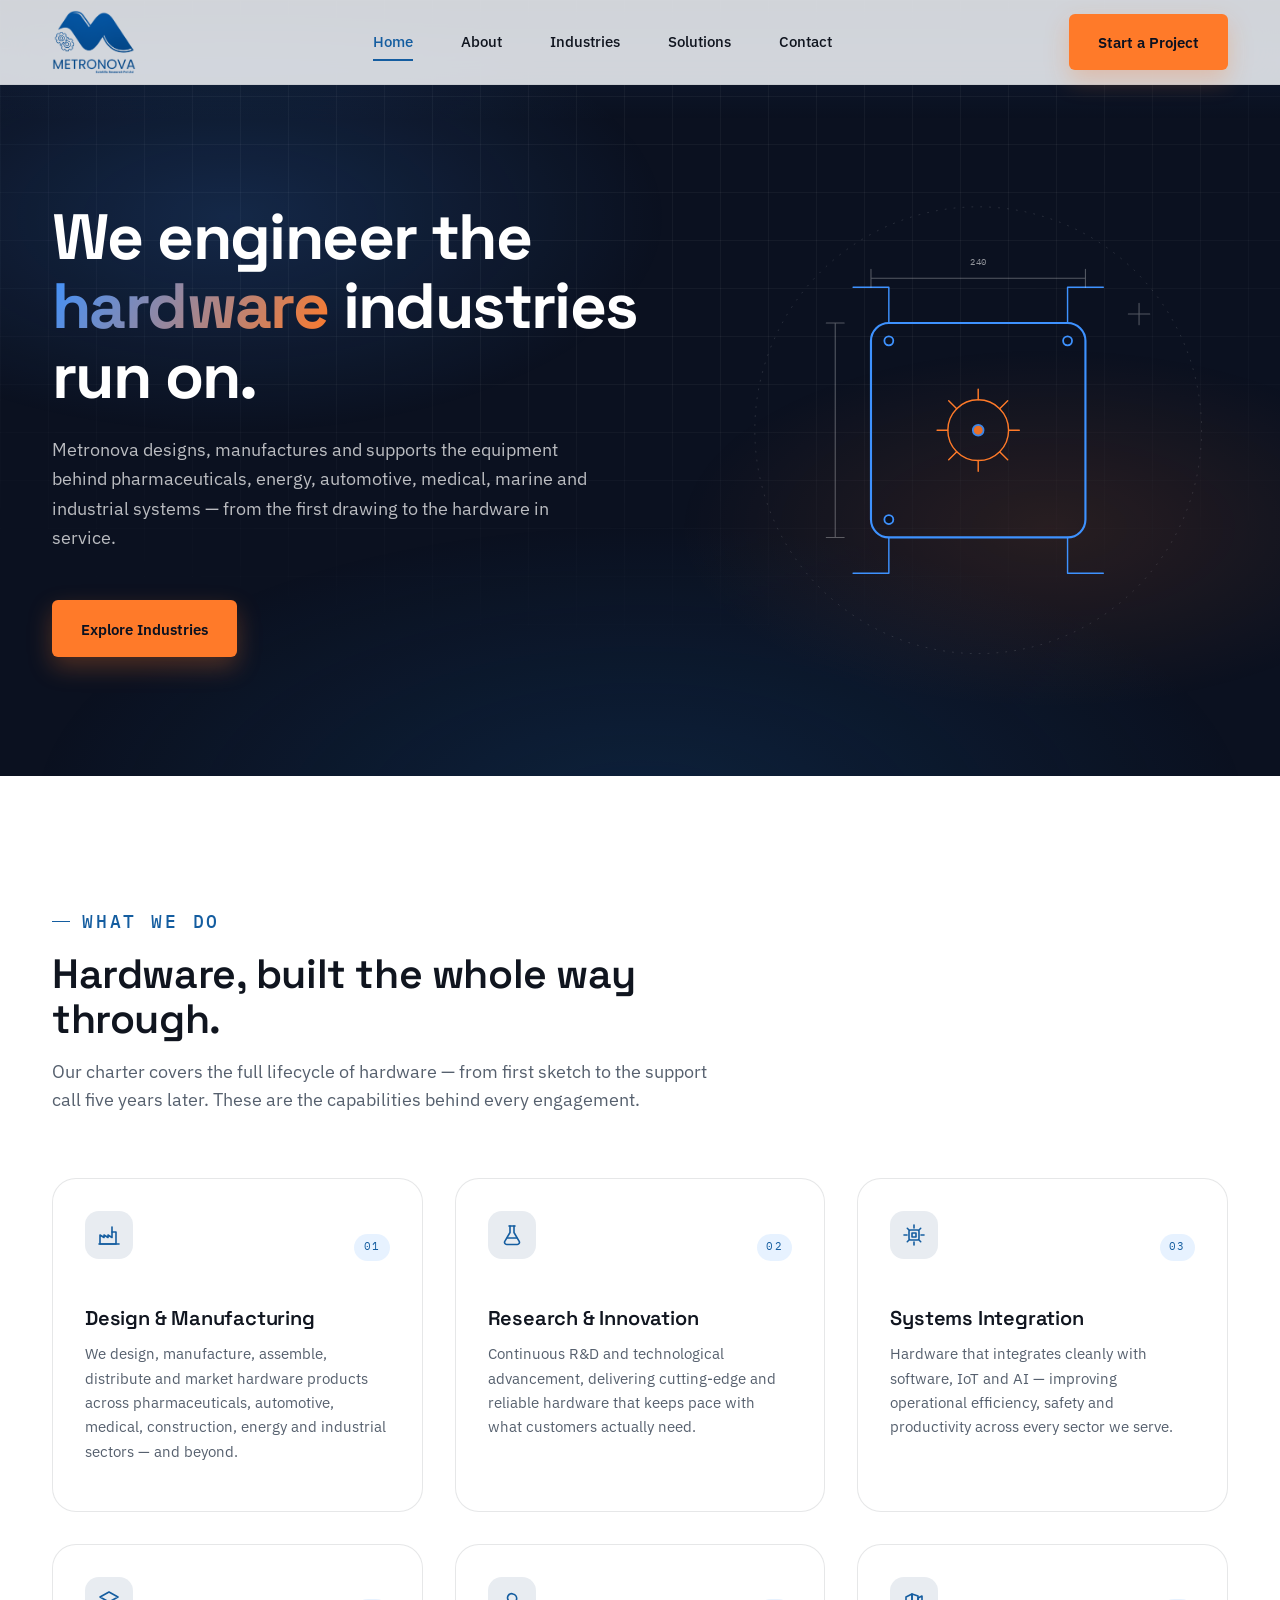
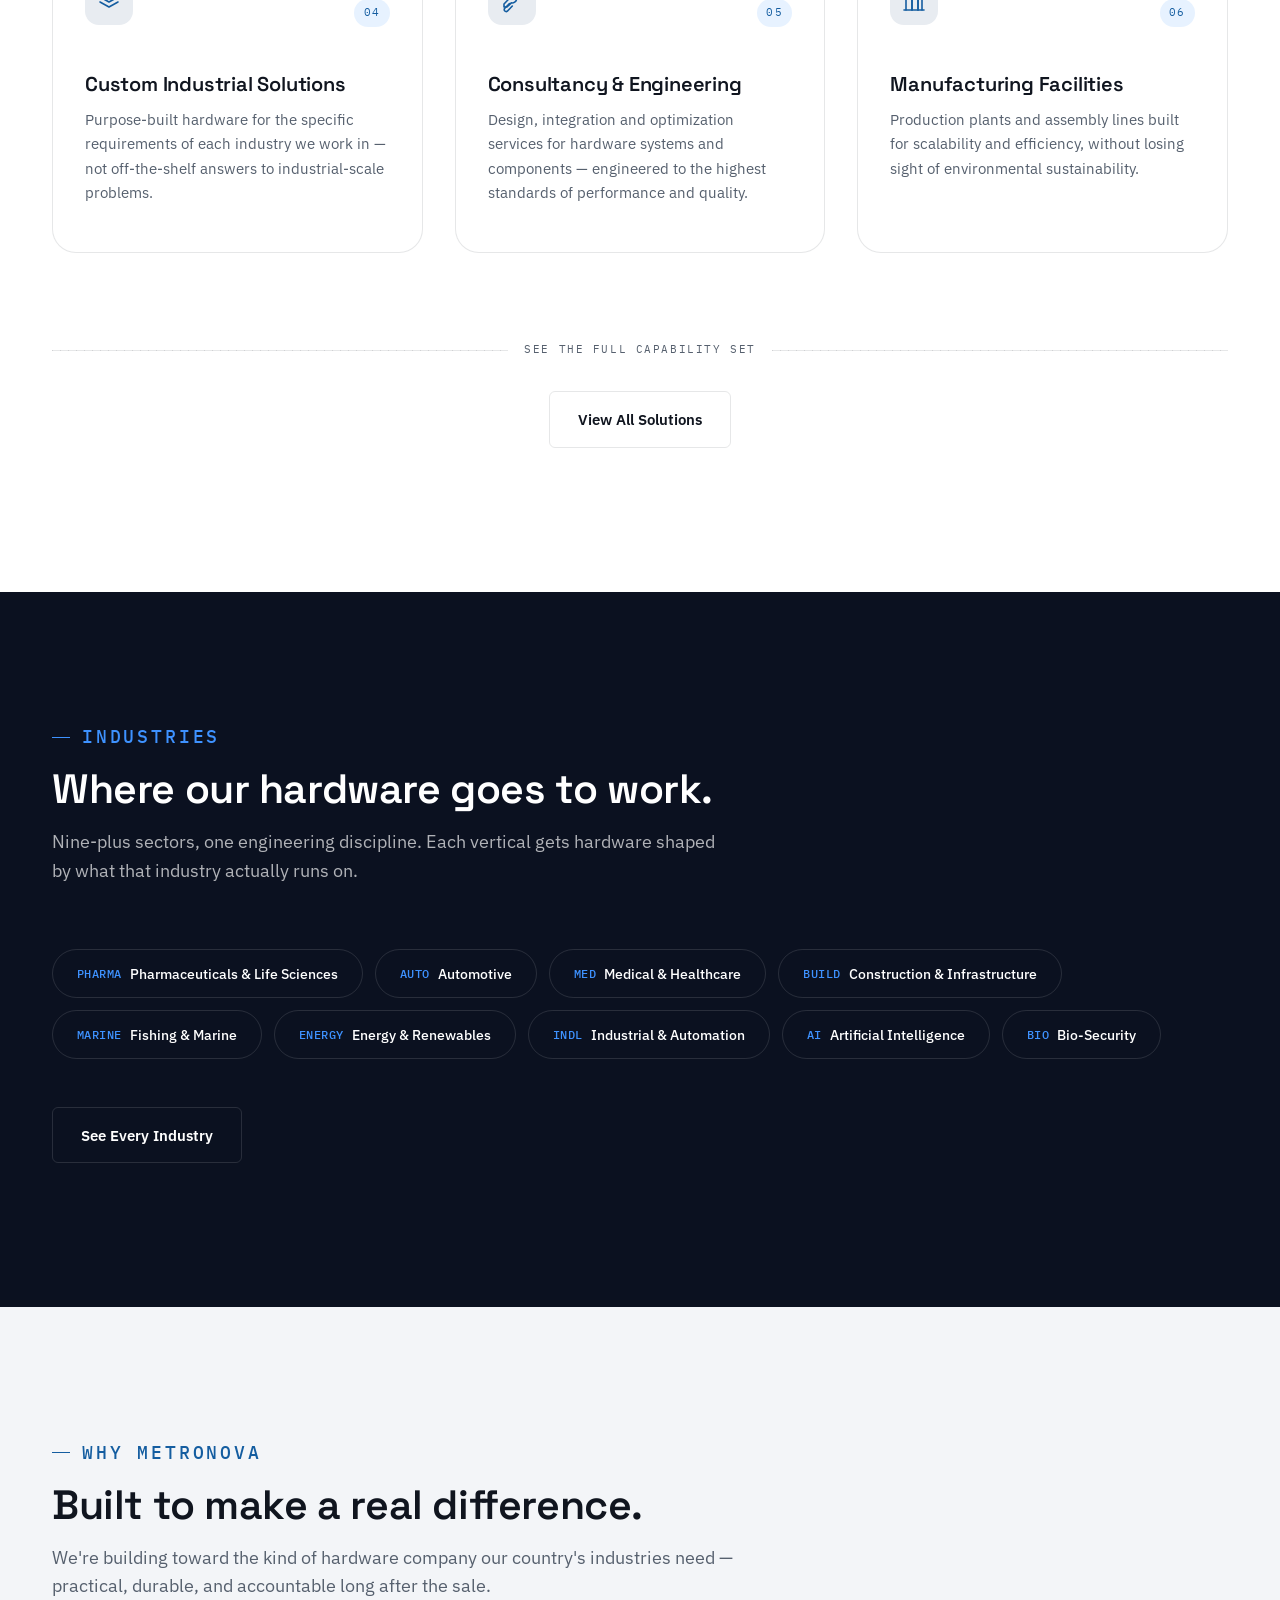
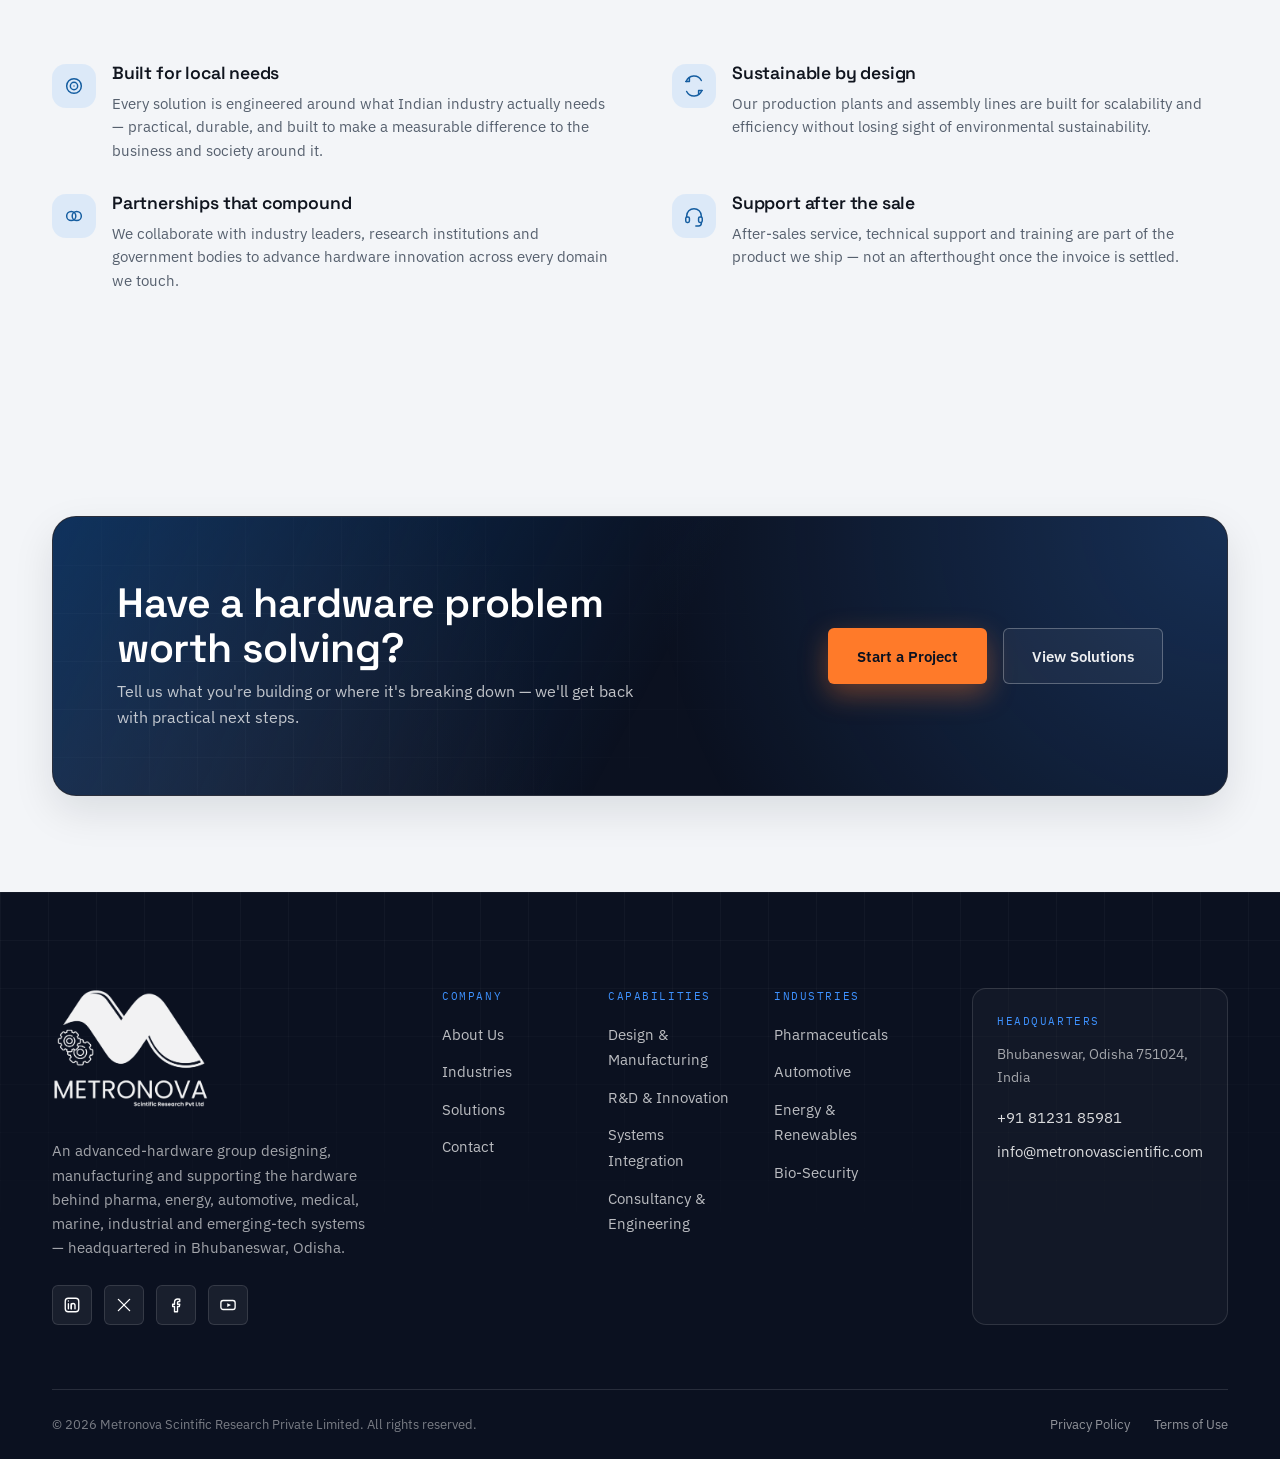
<file: index.html>
<!DOCTYPE html>
<html lang="en">
<head>
<meta charset="UTF-8">
<meta name="viewport" content="width=device-width, initial-scale=1.0">

<title>Metronova Scintific Research | Advanced Hardware Design &amp; Manufacturing, India</title>
<meta name="title" content="Metronova Scintific Research | Advanced Hardware Design &amp; Manufacturing, India">
<meta name="description" content="Metronova Scintific Research designs, manufactures, integrates and supports advanced hardware for pharmaceuticals, automotive, medical, construction, energy, marine and industrial sectors — end to end, from Bhubaneswar, India.">
<meta name="keywords" content="hardware manufacturer India, electronics design and manufacturing, ODM hardware, industrial hardware solutions, IoT hardware integration, bio-security hardware, Bhubaneswar electronics manufacturer, engineering consultancy India">
<meta name="author" content="Metronova Scintific Research Private Limited">
<meta name="robots" content="index, follow, max-snippet:-1, max-image-preview:large, max-video-preview:-1">
<link rel="canonical" href="https://metronovascientific.com/">
<link rel="sitemap" type="application/xml" title="Sitemap" href="https://metronovascientific.com/sitemap.xml">

<meta property="og:type" content="website">
<meta property="og:url" content="https://metronovascientific.com/">
<meta property="og:title" content="Metronova Scintific Research | Advanced Hardware Design &amp; Manufacturing">
<meta property="og:description" content="Designing, manufacturing and supporting advanced hardware across pharma, automotive, medical, construction, energy, marine and industrial sectors.">
<meta property="og:image" content="https://metronovascientific.com/Metronova.png">
<meta property="og:site_name" content="Metronova Scintific Research">
<meta property="og:locale" content="en_US">
<meta name="twitter:card" content="summary_large_image">
<meta name="twitter:title" content="Metronova Scintific Research | Advanced Hardware Design &amp; Manufacturing">
<meta name="twitter:description" content="Designing, manufacturing and supporting advanced hardware across pharma, automotive, medical, construction, energy, marine and industrial sectors.">
<meta name="twitter:image" content="https://metronovascientific.com/Metronova.png">

<meta name="geo.region" content="IN-OR">
<meta name="geo.placename" content="Bhubaneswar, Odisha, India">

<link rel="preconnect" href="https://fonts.googleapis.com">
<link rel="preconnect" href="https://fonts.gstatic.com" crossorigin>
<link rel="stylesheet" href="https://fonts.googleapis.com/css2?family=Space+Grotesk:wght@500;600;700&family=IBM+Plex+Sans:wght@400;500;600;700&family=IBM+Plex+Mono:wght@400;500&display=swap">
<link rel="stylesheet" href="assets/css/styles.css">

<script type="application/ld+json">
{
  "@context": "https://schema.org",
  "@type": "Organization",
  "name": "Metronova Scintific Research Private Limited",
  "alternateName": "Metronova",
  "url": "https://metronovascientific.com",
  "logo": "https://metronovascientific.com/Metronova.png",
  "description": "Advanced-hardware group designing, manufacturing, integrating and supporting hardware for pharmaceuticals, automotive, medical, construction, fishing/marine, energy, industrial and AI-driven applications.",
  "address": {
    "@type": "PostalAddress",
    "addressLocality": "Bhubaneswar",
    "addressRegion": "Odisha",
    "postalCode": "751024",
    "addressCountry": "IN"
  },
  "contactPoint": {
    "@type": "ContactPoint",
    "telephone": "+91-8123185981",
    "contactType": "customer service",
    "email": "info@metronovascientific.com"
  },
  "sameAs": [],
  "knowsAbout": [
    "Pharmaceutical hardware", "Automotive hardware", "Medical device hardware", "Construction technology",
    "Marine and fishing technology", "Energy and renewable energy hardware", "Industrial automation",
    "IoT hardware integration", "Artificial intelligence hardware", "Bio-security hardware"
  ]
}
</script>
</head>
<body>
<svg xmlns="http://www.w3.org/2000/svg" class="icon-sprite" aria-hidden="true" focusable="false">

  <symbol id="i-pill" viewBox="0 0 24 24">
    <rect x="3" y="9.5" width="18" height="5" rx="2.5" transform="rotate(45 12 12)"/>
    <line x1="12" y1="4.9" x2="12" y2="19.1" transform="rotate(45 12 12)"/>
  </symbol>

  <symbol id="i-car" viewBox="0 0 24 24">
    <path d="M4 17 5 11.5C5.4 10 6.6 9 8.2 9h7.6c1.6 0 2.8 1 3.2 2.5L20 17"/>
    <line x1="3" y1="17" x2="21" y2="17"/>
    <circle cx="7.5" cy="17" r="1.8"/>
    <circle cx="16.5" cy="17" r="1.8"/>
  </symbol>

  <symbol id="i-heart" viewBox="0 0 24 24">
    <path d="M12 20 3.5 12.6C1.6 10.9 1.6 8 3.5 6.3 5.4 4.6 8.3 5 9.8 7.1L12 10l2.2-2.9C15.7 5 18.6 4.6 20.5 6.3c1.9 1.7 1.9 4.6 0 6.3L12 20Z"/>
    <path d="M6 12.5h2.2l1.3-2.3 2 4 1.6-3.2H17"/>
  </symbol>

  <symbol id="i-building" viewBox="0 0 24 24">
    <path d="M4 21V8l6-3v16"/>
    <path d="M10 21V5l6 2v14"/>
    <path d="M16 21V9l4-2v14"/>
    <line x1="2" y1="21" x2="22" y2="21"/>
  </symbol>

  <symbol id="i-anchor" viewBox="0 0 24 24">
    <circle cx="12" cy="5" r="2"/>
    <line x1="12" y1="7" x2="12" y2="19"/>
    <path d="M6 13c0 3.5 2.8 6.2 6 6.6"/>
    <path d="M18 13c0 3.5-2.8 6.2-6 6.6"/>
    <line x1="8" y1="10" x2="16" y2="10"/>
  </symbol>

  <symbol id="i-bolt" viewBox="0 0 24 24">
    <path d="M13 3 6 13h5l-1 8 8-11h-5l1-7Z"/>
  </symbol>

  <symbol id="i-cog" viewBox="0 0 24 24">
    <circle cx="12" cy="12" r="3.2"/>
    <path d="M12 4.5v2.2M12 17.3v2.2M4.5 12h2.2M17.3 12h2.2M6.5 6.5l1.6 1.6M15.9 15.9l1.6 1.6M17.5 6.5l-1.6 1.6M8.1 15.9l-1.6 1.6"/>
  </symbol>

  <symbol id="i-cpu" viewBox="0 0 24 24">
    <rect x="7" y="7" width="10" height="10" rx="1.5"/>
    <rect x="10" y="10" width="4" height="4"/>
    <line x1="12" y1="2" x2="12" y2="5"/>
    <line x1="12" y1="19" x2="12" y2="22"/>
    <line x1="2" y1="12" x2="5" y2="12"/>
    <line x1="19" y1="12" x2="22" y2="12"/>
    <line x1="5.3" y1="5.3" x2="7.2" y2="7.2"/>
    <line x1="16.8" y1="16.8" x2="18.7" y2="18.7"/>
    <line x1="18.7" y1="5.3" x2="16.8" y2="7.2"/>
    <line x1="7.2" y1="16.8" x2="5.3" y2="18.7"/>
  </symbol>

  <symbol id="i-flask" viewBox="0 0 24 24">
    <path d="M9 3h6"/>
    <path d="M10 3v6.5L4.8 18.3c-.8 1.4.2 3.2 1.9 3.2h10.6c1.7 0 2.7-1.8 1.9-3.2L14 9.5V3"/>
    <line x1="7.5" y1="15" x2="16.5" y2="15"/>
  </symbol>

  <symbol id="i-wrench" viewBox="0 0 24 24">
    <path d="M9.5 14.5 5 19a2 2 0 1 0 2.8 2.8L12.3 17"/>
    <path d="M13 5a4 4 0 0 0-4.9 5.7L4 15v3h3l4.3-4.1A4 4 0 1 0 13 5Z"/>
  </symbol>

  <symbol id="i-factory" viewBox="0 0 24 24">
    <path d="M3 21V12l4 2.5V12l4 2.5V12l4 2.5V9h4v12Z"/>
    <line x1="2" y1="21" x2="22" y2="21"/>
    <line x1="15" y1="9" x2="15" y2="4"/>
  </symbol>

  <symbol id="i-handshake" viewBox="0 0 24 24">
    <circle cx="9" cy="12" r="5"/>
    <circle cx="15" cy="12" r="5"/>
  </symbol>

  <symbol id="i-headset" viewBox="0 0 24 24">
    <path d="M4 13v-1a8 8 0 1 1 16 0v1"/>
    <rect x="3" y="13" width="4" height="6" rx="1.5"/>
    <rect x="17" y="13" width="4" height="6" rx="1.5"/>
    <path d="M20 19v1a3 3 0 0 1-3 3h-3"/>
  </symbol>

  <symbol id="i-shield" viewBox="0 0 24 24">
    <path d="M12 3l7 3v6c0 5-3.5 8-7 9-3.5-1-7-4-7-9V6Z"/>
    <path d="M9 12l2 2 4-4"/>
  </symbol>

  <symbol id="i-pin" viewBox="0 0 24 24">
    <path d="M12 21s7-6.5 7-12a7 7 0 1 0-14 0c0 5.5 7 12 7 12Z"/>
    <circle cx="12" cy="9" r="2.4"/>
  </symbol>

  <symbol id="i-phone" viewBox="0 0 24 24">
    <path d="M6.5 3h3l1.5 4-2 1.5a12 12 0 0 0 6 6l1.5-2 4 1.5v3a1.5 1.5 0 0 1-1.6 1.5A17 17 0 0 1 5 5.6 1.5 1.5 0 0 1 6.5 3Z"/>
  </symbol>

  <symbol id="i-mail" viewBox="0 0 24 24">
    <rect x="3" y="5.5" width="18" height="13" rx="2"/>
    <path d="M4 6.5l8 6.5 8-6.5"/>
  </symbol>

  <symbol id="i-linkedin" viewBox="0 0 24 24">
    <rect x="3" y="3" width="18" height="18" rx="4"/>
    <line x1="7.2" y1="10.2" x2="7.2" y2="17"/>
    <circle cx="7.2" cy="6.7" r="0.9" fill="currentColor" stroke="none"/>
    <path d="M11 17v-4.5c0-1.5 1-2.5 2.5-2.5S16 11 16 12.5V17"/>
    <line x1="11" y1="10.2" x2="11" y2="17"/>
  </symbol>

  <symbol id="i-twitter" viewBox="0 0 24 24">
    <line x1="4.5" y1="4.5" x2="19.5" y2="19.5"/>
    <line x1="19.5" y1="4.5" x2="4.5" y2="19.5"/>
  </symbol>

  <symbol id="i-facebook" viewBox="0 0 24 24">
    <path d="M14 21v-7h2.5l.5-3H14V9c0-1 .3-1.7 1.8-1.7H17V4.3C16.6 4.2 15.6 4 14.4 4 11.9 4 10 5.5 10 8.4V11H7.5v3H10v7Z"/>
  </symbol>

  <symbol id="i-youtube" viewBox="0 0 24 24">
    <rect x="2.5" y="6" width="19" height="12" rx="3"/>
    <path d="M11 9.5l5 2.5-5 2.5Z" fill="currentColor" stroke="none"/>
  </symbol>

  <symbol id="i-arrow" viewBox="0 0 24 24">
    <line x1="4" y1="12" x2="19" y2="12"/>
    <path d="M14 6l6 6-6 6"/>
  </symbol>

  <symbol id="i-check" viewBox="0 0 24 24">
    <path d="M4 12l5 5L20 6"/>
  </symbol>

  <symbol id="i-bulb" viewBox="0 0 24 24">
    <path d="M9 18h6"/>
    <path d="M10 21h4"/>
    <path d="M12 3a6 6 0 0 0-3.5 10.9c.5.4.8 1 .8 1.6v.5h5.4v-.5c0-.6.3-1.2.8-1.6A6 6 0 0 0 12 3Z"/>
  </symbol>

  <symbol id="i-cycle" viewBox="0 0 24 24">
    <path d="M7 3v4H3"/>
    <path d="M3.5 7A9 9 0 0 1 20 6"/>
    <path d="M17 21v-4h4"/>
    <path d="M20.5 17A9 9 0 0 1 4 18"/>
  </symbol>

  <symbol id="i-layers" viewBox="0 0 24 24">
    <path d="M12 3l9 5-9 5-9-5Z"/>
    <path d="M3 13l9 5 9-5"/>
  </symbol>

  <symbol id="i-target" viewBox="0 0 24 24">
    <circle cx="12" cy="12" r="8"/>
    <circle cx="12" cy="12" r="4"/>
    <circle cx="12" cy="12" r="0.7" fill="currentColor" stroke="none"/>
  </symbol>

</svg>


<a class="skip-link" href="#main">Skip to content</a>

<header class="site-header">
  <nav class="nav container" aria-label="Primary">
    <a href="index.html" class="nav__brand" aria-label="Metronova Scintific Research — home">
      <img src="Metronova.png" alt="" class="nav__logo" width="792" height="607">
    </a>
    <ul class="nav__menu" id="primary-menu">
      <li><a href="index.html">Home</a></li>
      <li><a href="about.html">About</a></li>
      <li><a href="industries.html">Industries</a></li>
      <li><a href="solutions.html">Solutions</a></li>
      <li><a href="contact.html">Contact</a></li>
      <li class="nav__menu-cta"><a href="contact.html" class="btn btn--primary">Start a Project</a></li>
    </ul>
    <div class="nav__actions">
      <a href="contact.html" class="btn btn--primary">Start a Project</a>
      <button class="nav__toggle" type="button" aria-label="Toggle menu" aria-expanded="false" aria-controls="primary-menu">
        <span></span><span></span><span></span>
      </button>
    </div>
  </nav>
</header>

<main id="main">

  <!-- Hero -->
  <section class="hero">
    <div class="hero__scan" aria-hidden="true"></div>
    <div class="container hero__inner">
      <div>
        <h1 class="hero__title">We engineer the <em>hardware</em> industries run on.</h1>
        <p class="hero__lede">Metronova designs, manufactures and supports the equipment behind pharmaceuticals, energy, automotive, medical, marine and industrial systems — from the first drawing to the hardware in service.</p>
        <div class="hero__actions">
          <a href="industries.html" class="btn btn--primary">Explore Industries</a>
        </div>
      </div>

      <div class="hero__figure" data-schematic-interactive>
        <div class="schematic-tip" id="schematic-tip" role="tooltip" hidden></div>
        <svg class="schematic" viewBox="0 0 560 560" role="img" aria-label="Interactive engineering schematic — hover nodes to inspect assembly points">
          <circle class="orbit schematic__orbit" cx="280" cy="280" r="250"/>

          <g class="schematic__layer schematic__layer--housing">
            <path class="draw draw--thick schematic__housing" d="M180,160 H380 A20,20 0 0 1 400,180 V380 A20,20 0 0 1 380,400 H180 A20,20 0 0 1 160,380 V180 A20,20 0 0 1 180,160 Z"/>
            <path class="draw" d="M180,160 V120 H140"/>
            <path class="draw" d="M380,160 V120 H420"/>
            <path class="draw" d="M180,400 V440 H140"/>
            <path class="draw" d="M380,400 V440 H420"/>
          </g>

          <g class="schematic__gear">
            <circle class="draw draw--amber" cx="280" cy="280" r="34"/>
            <path class="draw draw--amber" d="M314,280 L326,280 M304,304 L313,313 M280,314 L280,326 M256,304 L247,313 M246,280 L234,280 M256,256 L247,247 M280,246 L280,234 M304,256 L313,247"/>
          </g>

          <path class="draw draw--dim" d="M160,100 V120 M160,110 H400 M400,100 V120"/>
          <path class="draw draw--dim" d="M110,160 H130 M120,160 V400 M110,400 H130"/>
          <path class="draw draw--dim" d="M460,138 V162 M448,150 H472"/>

          <g class="schematic__hotspot" data-tip="Mount point · Port A" tabindex="0" role="button" aria-label="Mount point Port A">
            <circle class="node hotspot__dot" cx="180" cy="180" r="5"/>
            <circle class="hotspot__pulse" cx="180" cy="180" r="14"/>
            <circle class="hotspot__hit" cx="180" cy="180" r="22"/>
          </g>
          <g class="schematic__hotspot" data-tip="Mount point · Port B" tabindex="0" role="button" aria-label="Mount point Port B">
            <circle class="node hotspot__dot" cx="380" cy="180" r="5"/>
            <circle class="hotspot__pulse" cx="380" cy="180" r="14"/>
            <circle class="hotspot__hit" cx="380" cy="180" r="22"/>
          </g>
          <g class="schematic__hotspot" data-tip="I/O breakout · Port C" tabindex="0" role="button" aria-label="I/O breakout Port C">
            <circle class="node hotspot__dot" cx="180" cy="380" r="5"/>
            <circle class="hotspot__pulse" cx="180" cy="380" r="14"/>
            <circle class="hotspot__hit" cx="180" cy="380" r="22"/>
          </g>
          <g class="schematic__hotspot" data-tip="I/O breakout · Port D" tabindex="0" role="button" aria-label="I/O breakout Port D">
            <circle class="node hotspot__dot" cx="380" cy="380" r="5"/>
            <circle class="hotspot__pulse" cx="380" cy="380" r="14"/>
            <circle class="hotspot__hit" cx="380" cy="380" r="22"/>
          </g>
          <g class="schematic__hotspot schematic__hotspot--core" data-tip="Core drive assembly" tabindex="0" role="button" aria-label="Core drive assembly">
            <circle class="node gear-fill hotspot__dot" cx="280" cy="280" r="6"/>
            <circle class="hotspot__pulse" cx="280" cy="280" r="18"/>
            <circle class="hotspot__hit" cx="280" cy="280" r="28"/>
          </g>
          <g class="schematic__hotspot" data-tip="Calibration reference · X 460 / Y 150" tabindex="0" role="button" aria-label="Calibration reference">
            <circle class="node hotspot__dot" cx="460" cy="150" r="3"/>
            <circle class="hotspot__pulse" cx="460" cy="150" r="12"/>
            <circle class="hotspot__hit" cx="460" cy="150" r="20"/>
          </g>

          <rect class="node" x="132" y="112" width="8" height="8"/>
          <rect class="node" x="412" y="112" width="8" height="8"/>
          <rect class="node" x="132" y="432" width="8" height="8"/>
          <rect class="node" x="412" y="432" width="8" height="8"/>

          <text class="anno mono" x="280" y="95" text-anchor="middle">240</text>
          <text class="anno mono" x="95" y="280" text-anchor="middle" transform="rotate(-90 95 280)">240</text>
          <text class="anno mono" x="460" y="180" text-anchor="middle">X 460 / Y 150</text>
          <text class="anno mono" x="280" y="425" text-anchor="middle">NOVA&#8211;M1 &#183; REV. 04</text>
        </svg>
      </div>
    </div>
  </section>

  <!-- Capability pillars -->
  <section class="section section--alt">
    <div class="container">
      <div class="section-head" data-reveal>
        <p class="eyebrow">What we do</p>
        <h2>Hardware, built the whole way through.</h2>
        <p>Our charter covers the full lifecycle of hardware — from first sketch to the support call five years later. These are the capabilities behind every engagement.</p>
      </div>

      <div class="card-grid card-grid--3">
        <div class="card" data-reveal>
          <div class="card__top">
            <div class="card__icon"><svg class="icon" viewBox="0 0 24 24" aria-hidden="true" focusable="false"><use href="#i-factory"></use></svg></div>
            <span class="card__tag mono">01</span>
          </div>
          <h3>Design &amp; Manufacturing</h3>
          <p>We design, manufacture, assemble, distribute and market hardware products across pharmaceuticals, automotive, medical, construction, energy and industrial sectors — and beyond.</p>
        </div>
        <div class="card" data-reveal data-reveal-delay="80">
          <div class="card__top">
            <div class="card__icon"><svg class="icon" viewBox="0 0 24 24" aria-hidden="true" focusable="false"><use href="#i-flask"></use></svg></div>
            <span class="card__tag mono">02</span>
          </div>
          <h3>Research &amp; Innovation</h3>
          <p>Continuous R&amp;D and technological advancement, delivering cutting-edge and reliable hardware that keeps pace with what customers actually need.</p>
        </div>
        <div class="card" data-reveal data-reveal-delay="160">
          <div class="card__top">
            <div class="card__icon"><svg class="icon" viewBox="0 0 24 24" aria-hidden="true" focusable="false"><use href="#i-cpu"></use></svg></div>
            <span class="card__tag mono">03</span>
          </div>
          <h3>Systems Integration</h3>
          <p>Hardware that integrates cleanly with software, IoT and AI — improving operational efficiency, safety and productivity across every sector we serve.</p>
        </div>
        <div class="card" data-reveal>
          <div class="card__top">
            <div class="card__icon"><svg class="icon" viewBox="0 0 24 24" aria-hidden="true" focusable="false"><use href="#i-layers"></use></svg></div>
            <span class="card__tag mono">04</span>
          </div>
          <h3>Custom Industrial Solutions</h3>
          <p>Purpose-built hardware for the specific requirements of each industry we work in — not off-the-shelf answers to industrial-scale problems.</p>
        </div>
        <div class="card" data-reveal data-reveal-delay="80">
          <div class="card__top">
            <div class="card__icon"><svg class="icon" viewBox="0 0 24 24" aria-hidden="true" focusable="false"><use href="#i-wrench"></use></svg></div>
            <span class="card__tag mono">05</span>
          </div>
          <h3>Consultancy &amp; Engineering</h3>
          <p>Design, integration and optimization services for hardware systems and components — engineered to the highest standards of performance and quality.</p>
        </div>
        <div class="card" data-reveal data-reveal-delay="160">
          <div class="card__top">
            <div class="card__icon"><svg class="icon" viewBox="0 0 24 24" aria-hidden="true" focusable="false"><use href="#i-building"></use></svg></div>
            <span class="card__tag mono">06</span>
          </div>
          <h3>Manufacturing Facilities</h3>
          <p>Production plants and assembly lines built for scalability and efficiency, without losing sight of environmental sustainability.</p>
        </div>
      </div>

      <div class="divider" style="margin-top: var(--space-8);">
        <span class="divider__label mono">See the full capability set</span>
      </div>
      <p class="section-cta"><a href="solutions.html" class="btn btn--ghost">View All Solutions</a></p>
    </div>
  </section>

  <!-- Industries preview -->
  <section class="section section--dark">
    <div class="container">
      <div class="section-head" data-reveal>
        <p class="eyebrow eyebrow--light">Industries</p>
        <h2>Where our hardware goes to work.</h2>
        <p>Nine-plus sectors, one engineering discipline. Each vertical gets hardware shaped by what that industry actually runs on.</p>
      </div>

      <div class="chip-grid" data-reveal>
        <a href="industries.html#pharma" class="chip"><span class="mono">PHARMA</span> Pharmaceuticals &amp; Life Sciences</a>
        <a href="industries.html#automotive" class="chip"><span class="mono">AUTO</span> Automotive</a>
        <a href="industries.html#medical" class="chip"><span class="mono">MED</span> Medical &amp; Healthcare</a>
        <a href="industries.html#construction" class="chip"><span class="mono">BUILD</span> Construction &amp; Infrastructure</a>
        <a href="industries.html#marine" class="chip"><span class="mono">MARINE</span> Fishing &amp; Marine</a>
        <a href="industries.html#energy" class="chip"><span class="mono">ENERGY</span> Energy &amp; Renewables</a>
        <a href="industries.html#industrial" class="chip"><span class="mono">INDL</span> Industrial &amp; Automation</a>
        <a href="industries.html#ai" class="chip"><span class="mono">AI</span> Artificial Intelligence</a>
        <a href="industries.html#biosecurity" class="chip"><span class="mono">BIO</span> Bio-Security</a>
      </div>

      <p style="margin-top: var(--space-7);"><a href="industries.html" class="btn btn--ghost">See Every Industry</a></p>
    </div>
  </section>

  <!-- Why Metronova -->
  <section class="section">
    <div class="container">
      <div class="section-head" data-reveal>
        <p class="eyebrow">Why Metronova</p>
        <h2>Built to make a real difference.</h2>
        <p>We're building toward the kind of hardware company our country's industries need — practical, durable, and accountable long after the sale.</p>
      </div>

      <div class="value-grid">
        <div class="value-item" data-reveal>
          <div class="icon-badge"><svg class="icon" viewBox="0 0 24 24" aria-hidden="true" focusable="false"><use href="#i-target"></use></svg></div>
          <div>
            <h3>Built for local needs</h3>
            <p>Every solution is engineered around what Indian industry actually needs — practical, durable, and built to make a measurable difference to the business and society around it.</p>
          </div>
        </div>
        <div class="value-item" data-reveal data-reveal-delay="80">
          <div class="icon-badge"><svg class="icon" viewBox="0 0 24 24" aria-hidden="true" focusable="false"><use href="#i-cycle"></use></svg></div>
          <div>
            <h3>Sustainable by design</h3>
            <p>Our production plants and assembly lines are built for scalability and efficiency without losing sight of environmental sustainability.</p>
          </div>
        </div>
        <div class="value-item" data-reveal>
          <div class="icon-badge"><svg class="icon" viewBox="0 0 24 24" aria-hidden="true" focusable="false"><use href="#i-handshake"></use></svg></div>
          <div>
            <h3>Partnerships that compound</h3>
            <p>We collaborate with industry leaders, research institutions and government bodies to advance hardware innovation across every domain we touch.</p>
          </div>
        </div>
        <div class="value-item" data-reveal data-reveal-delay="80">
          <div class="icon-badge"><svg class="icon" viewBox="0 0 24 24" aria-hidden="true" focusable="false"><use href="#i-headset"></use></svg></div>
          <div>
            <h3>Support after the sale</h3>
            <p>After-sales service, technical support and training are part of the product we ship — not an afterthought once the invoice is settled.</p>
          </div>
        </div>
      </div>
    </div>
  </section>

  <!-- CTA -->
  <section class="section section--tight">
    <div class="container">
      <div class="cta-band" data-reveal>
        <div class="cta-band__text">
          <h2>Have a hardware problem worth solving?</h2>
          <p>Tell us what you're building or where it's breaking down — we'll get back with practical next steps.</p>
        </div>
        <div class="cta-band__actions">
          <a href="contact.html" class="btn btn--primary">Start a Project</a>
          <a href="solutions.html" class="btn btn--ghost-invert">View Solutions</a>
        </div>
      </div>
    </div>
  </section>

</main>

<footer class="site-footer">
  <div class="container">
    <div class="footer__main">
      <div class="footer__identity">
        <a href="index.html" class="footer__brand-link" aria-label="Metronova Scintific Research — home">
          <img src="Metronova.png" alt="" class="footer__logo" width="792" height="607" loading="lazy">
        </a>
        <p class="footer__desc">An advanced-hardware group designing, manufacturing and supporting the hardware behind pharma, energy, automotive, medical, marine, industrial and emerging-tech systems — headquartered in Bhubaneswar, Odisha.</p>
        <div class="footer__social">
          <a href="#" aria-label="Metronova on LinkedIn"><svg class="icon" viewBox="0 0 24 24" aria-hidden="true" focusable="false"><use href="#i-linkedin"></use></svg></a>
          <a href="#" aria-label="Metronova on X"><svg class="icon" viewBox="0 0 24 24" aria-hidden="true" focusable="false"><use href="#i-twitter"></use></svg></a>
          <a href="#" aria-label="Metronova on Facebook"><svg class="icon" viewBox="0 0 24 24" aria-hidden="true" focusable="false"><use href="#i-facebook"></use></svg></a>
          <a href="#" aria-label="Metronova on YouTube"><svg class="icon" viewBox="0 0 24 24" aria-hidden="true" focusable="false"><use href="#i-youtube"></use></svg></a>
        </div>
      </div>
      <nav class="footer__nav" aria-label="Footer">
        <div class="footer__col">
          <div class="footer__heading">Company</div>
          <ul>
            <li><a href="about.html">About Us</a></li>
            <li><a href="industries.html">Industries</a></li>
            <li><a href="solutions.html">Solutions</a></li>
            <li><a href="contact.html">Contact</a></li>
          </ul>
        </div>
        <div class="footer__col">
          <div class="footer__heading">Capabilities</div>
          <ul>
            <li><a href="solutions.html#design-manufacturing">Design &amp; Manufacturing</a></li>
            <li><a href="solutions.html#rnd">R&amp;D &amp; Innovation</a></li>
            <li><a href="solutions.html#integration">Systems Integration</a></li>
            <li><a href="solutions.html#consultancy">Consultancy &amp; Engineering</a></li>
          </ul>
        </div>
        <div class="footer__col">
          <div class="footer__heading">Industries</div>
          <ul>
            <li><a href="industries.html#pharma">Pharmaceuticals</a></li>
            <li><a href="industries.html#automotive">Automotive</a></li>
            <li><a href="industries.html#energy">Energy &amp; Renewables</a></li>
            <li><a href="industries.html#biosecurity">Bio-Security</a></li>
          </ul>
        </div>
      </nav>
      <div class="footer__contact">
        <div class="footer__heading">Headquarters</div>
        <address>
          Bhubaneswar, Odisha 751024, India
        </address>
        <ul>
          <li><a href="tel:+918123185981">+91 81231 85981</a></li>
          <li><a href="mailto:info@metronovascientific.com">info@metronovascientific.com</a></li>
        </ul>
      </div>
    </div>
    <div class="footer__bar">
      <p>&copy; <span data-year>2026</span> Metronova Scintific Research Private Limited. All rights reserved.</p>
      <div class="footer__legal">
        <a href="privacy-policy.html">Privacy Policy</a>
        <a href="terms-of-use.html">Terms of Use</a>
      </div>
    </div>
  </div>
</footer>

<script src="assets/js/main.js"></script>
</body>
</html>
</file>
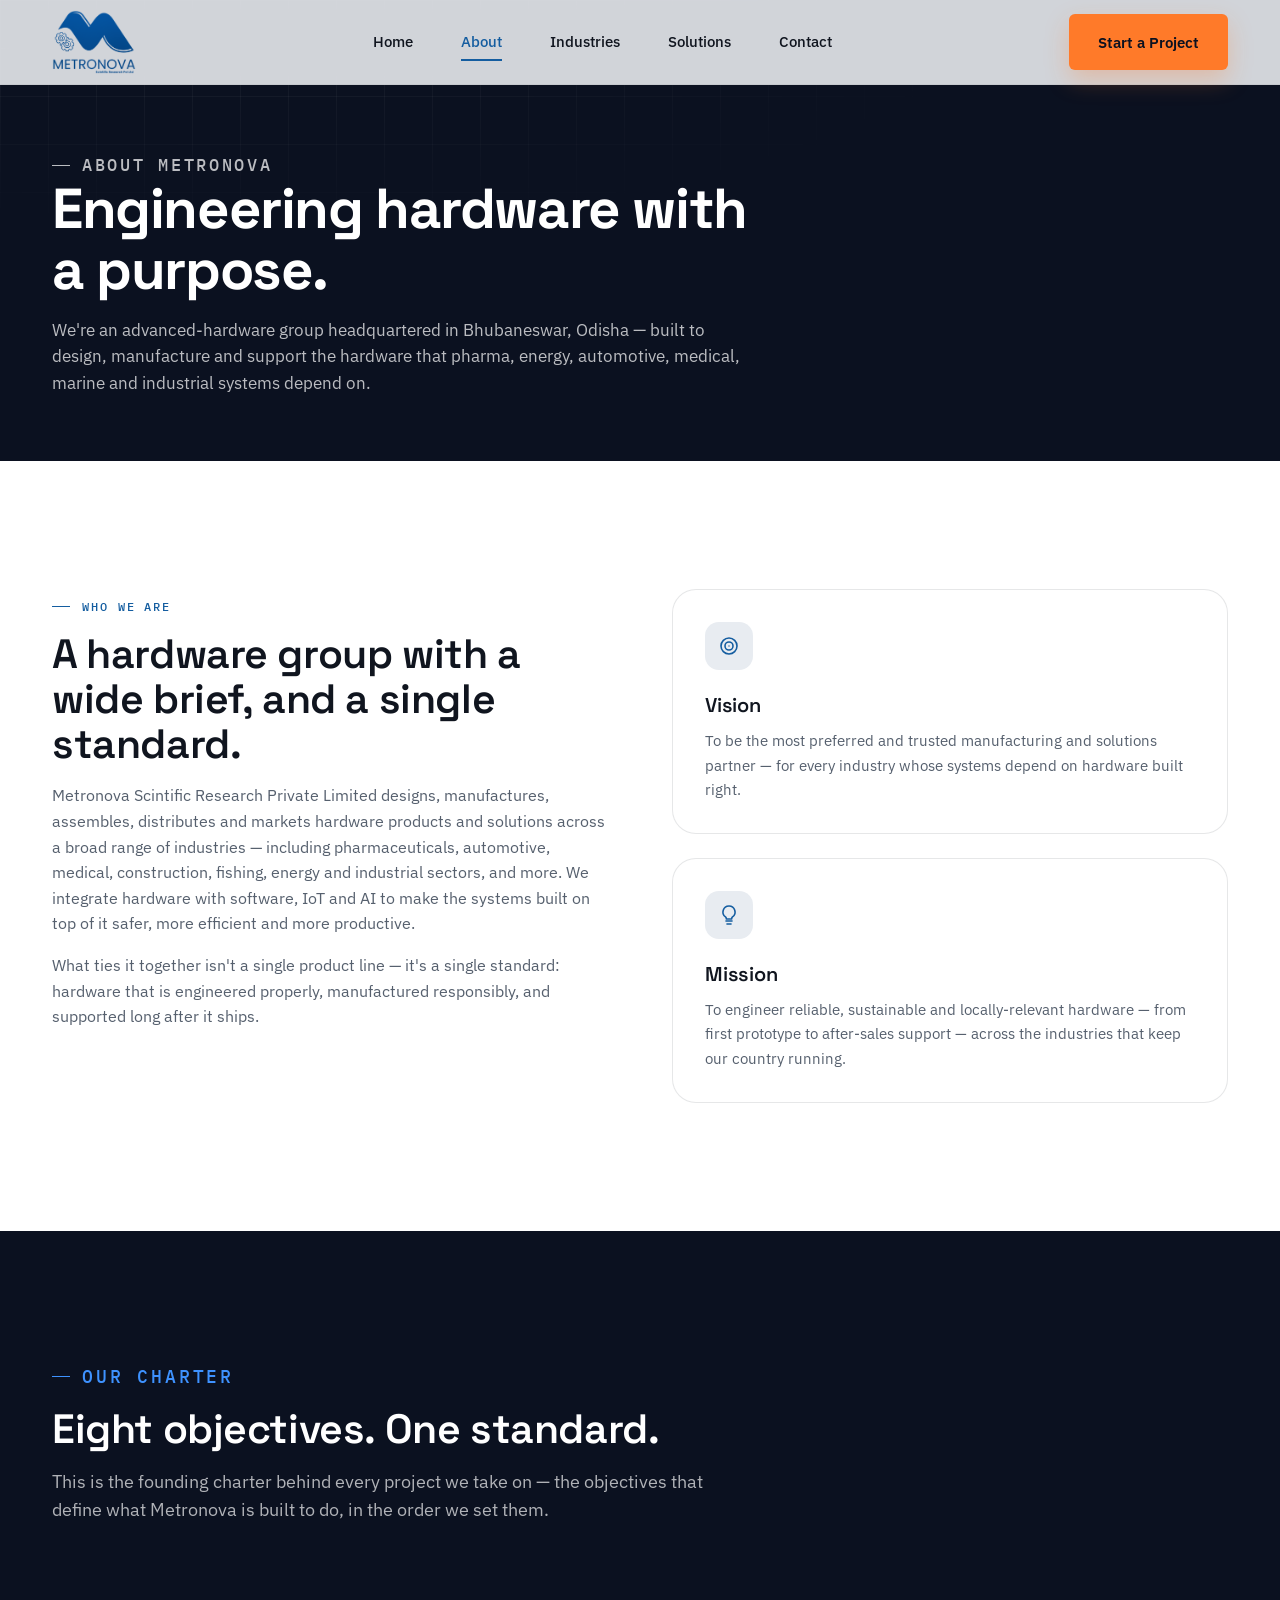
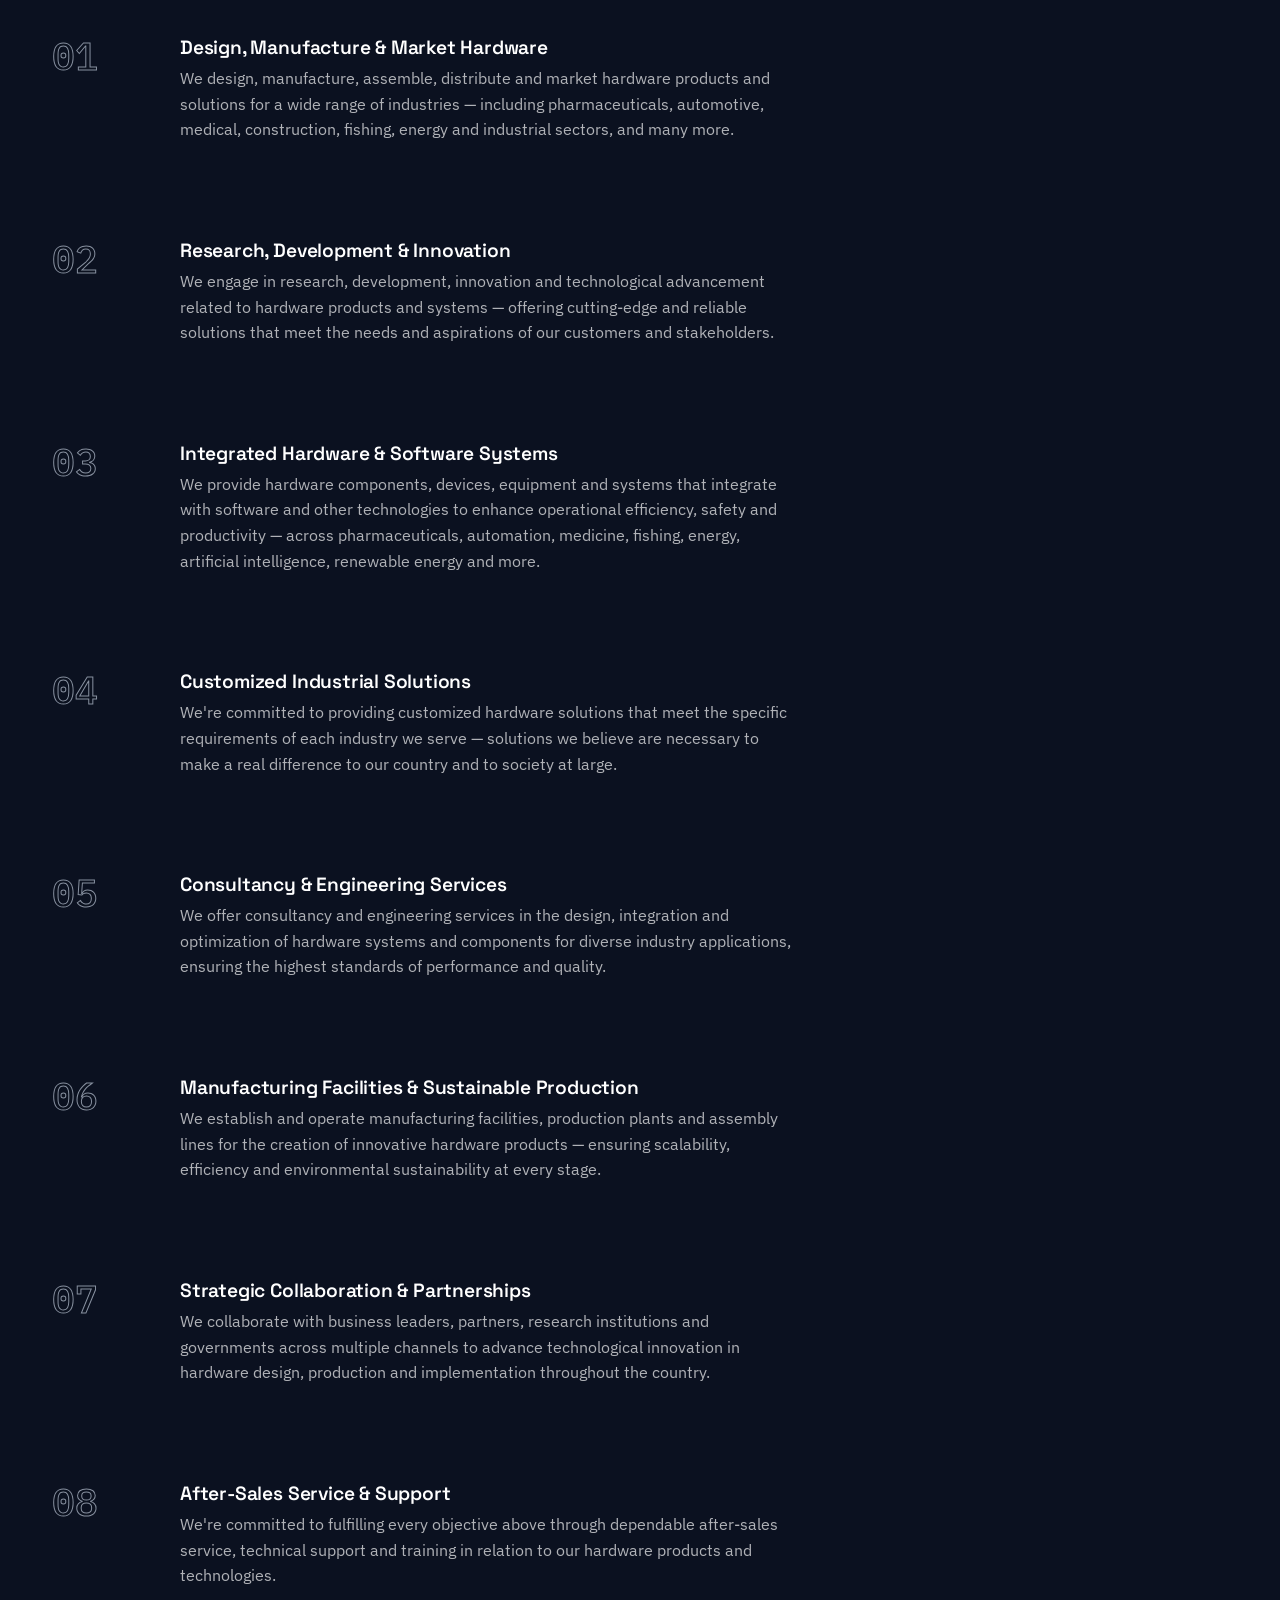
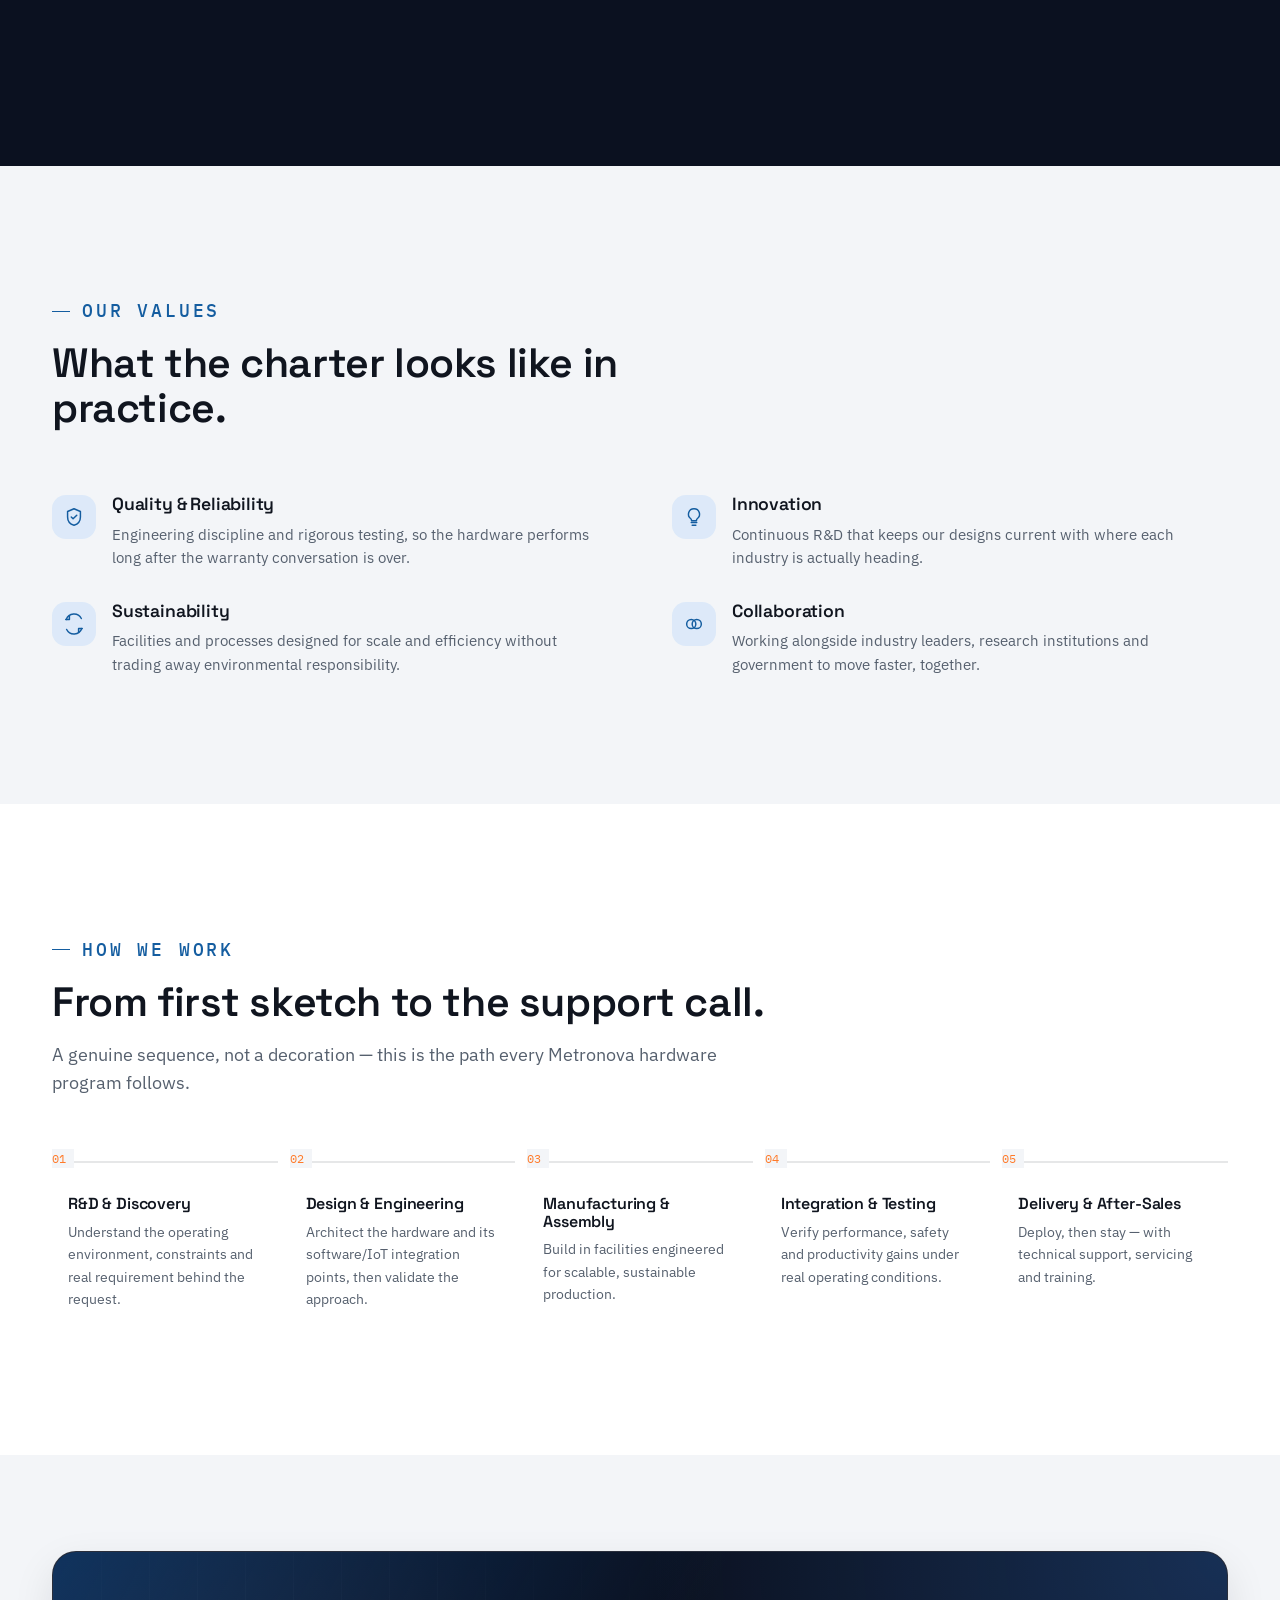
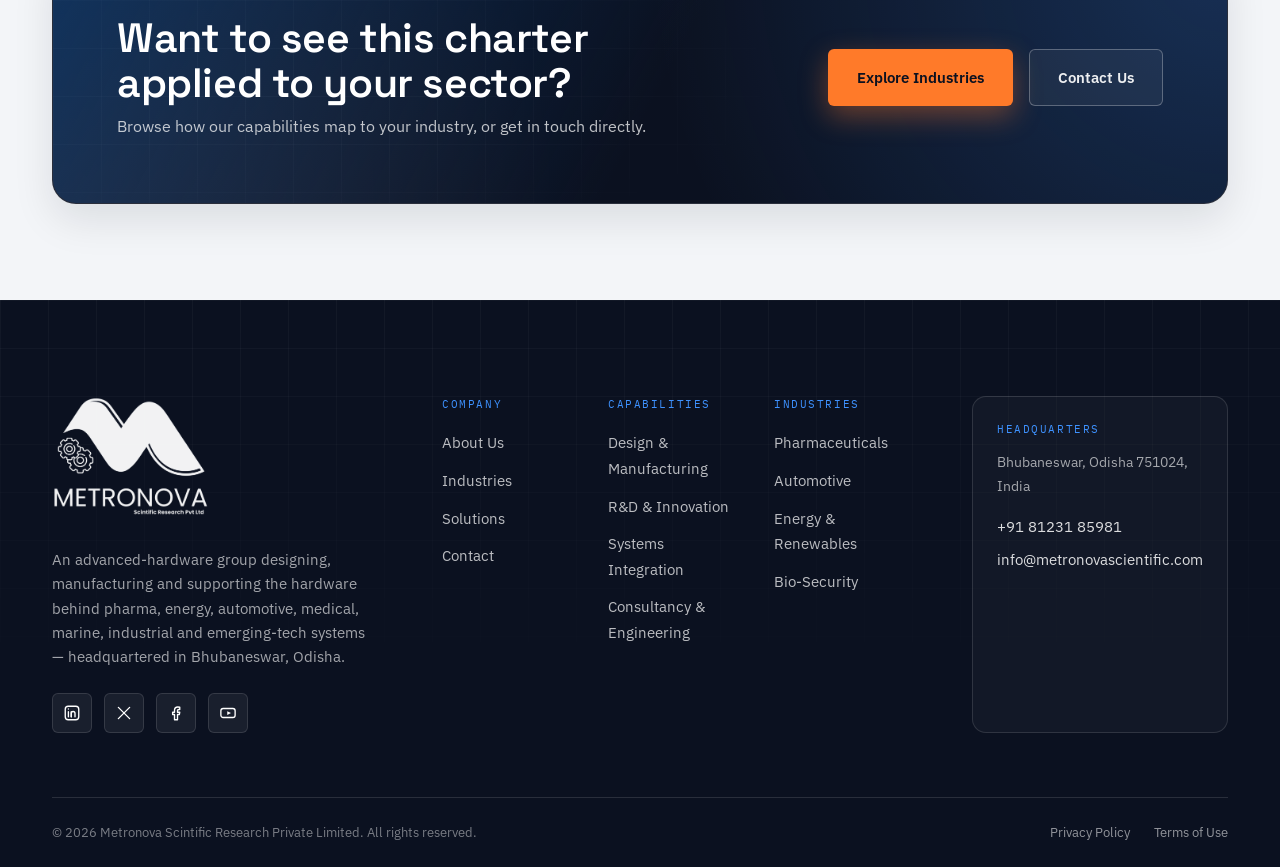
<file: about.html>
<!DOCTYPE html>
<html lang="en">
<head>
<meta charset="UTF-8">
<meta name="viewport" content="width=device-width, initial-scale=1.0">

<title>About Us | Metronova Scintific Research</title>
<meta name="title" content="About Us | Metronova Scintific Research">
<meta name="description" content="Metronova Scintific Research is an advanced-hardware group headquartered in Bhubaneswar, India. Read our charter, vision, mission and how we work across industries.">
<meta name="robots" content="index, follow">
<link rel="canonical" href="https://metronovascientific.com/about.html">

<meta property="og:type" content="website">
<meta property="og:url" content="https://metronovascientific.com/about.html">
<meta property="og:title" content="About Us | Metronova Scintific Research">
<meta property="og:description" content="Our charter, vision, mission and how we work — an advanced-hardware group headquartered in Bhubaneswar, India.">
<meta property="og:image" content="https://metronovascientific.com/Metronova.png">

<link rel="preconnect" href="https://fonts.googleapis.com">
<link rel="preconnect" href="https://fonts.gstatic.com" crossorigin>
<link rel="stylesheet" href="https://fonts.googleapis.com/css2?family=Space+Grotesk:wght@500;600;700&family=IBM+Plex+Sans:wght@400;500;600;700&family=IBM+Plex+Mono:wght@400;500&display=swap">
<link rel="stylesheet" href="assets/css/styles.css">
</head>
<body>
<svg xmlns="http://www.w3.org/2000/svg" class="icon-sprite" aria-hidden="true" focusable="false">

  <symbol id="i-pill" viewBox="0 0 24 24">
    <rect x="3" y="9.5" width="18" height="5" rx="2.5" transform="rotate(45 12 12)"/>
    <line x1="12" y1="4.9" x2="12" y2="19.1" transform="rotate(45 12 12)"/>
  </symbol>

  <symbol id="i-car" viewBox="0 0 24 24">
    <path d="M4 17 5 11.5C5.4 10 6.6 9 8.2 9h7.6c1.6 0 2.8 1 3.2 2.5L20 17"/>
    <line x1="3" y1="17" x2="21" y2="17"/>
    <circle cx="7.5" cy="17" r="1.8"/>
    <circle cx="16.5" cy="17" r="1.8"/>
  </symbol>

  <symbol id="i-heart" viewBox="0 0 24 24">
    <path d="M12 20 3.5 12.6C1.6 10.9 1.6 8 3.5 6.3 5.4 4.6 8.3 5 9.8 7.1L12 10l2.2-2.9C15.7 5 18.6 4.6 20.5 6.3c1.9 1.7 1.9 4.6 0 6.3L12 20Z"/>
    <path d="M6 12.5h2.2l1.3-2.3 2 4 1.6-3.2H17"/>
  </symbol>

  <symbol id="i-building" viewBox="0 0 24 24">
    <path d="M4 21V8l6-3v16"/>
    <path d="M10 21V5l6 2v14"/>
    <path d="M16 21V9l4-2v14"/>
    <line x1="2" y1="21" x2="22" y2="21"/>
  </symbol>

  <symbol id="i-anchor" viewBox="0 0 24 24">
    <circle cx="12" cy="5" r="2"/>
    <line x1="12" y1="7" x2="12" y2="19"/>
    <path d="M6 13c0 3.5 2.8 6.2 6 6.6"/>
    <path d="M18 13c0 3.5-2.8 6.2-6 6.6"/>
    <line x1="8" y1="10" x2="16" y2="10"/>
  </symbol>

  <symbol id="i-bolt" viewBox="0 0 24 24">
    <path d="M13 3 6 13h5l-1 8 8-11h-5l1-7Z"/>
  </symbol>

  <symbol id="i-cog" viewBox="0 0 24 24">
    <circle cx="12" cy="12" r="3.2"/>
    <path d="M12 4.5v2.2M12 17.3v2.2M4.5 12h2.2M17.3 12h2.2M6.5 6.5l1.6 1.6M15.9 15.9l1.6 1.6M17.5 6.5l-1.6 1.6M8.1 15.9l-1.6 1.6"/>
  </symbol>

  <symbol id="i-cpu" viewBox="0 0 24 24">
    <rect x="7" y="7" width="10" height="10" rx="1.5"/>
    <rect x="10" y="10" width="4" height="4"/>
    <line x1="12" y1="2" x2="12" y2="5"/>
    <line x1="12" y1="19" x2="12" y2="22"/>
    <line x1="2" y1="12" x2="5" y2="12"/>
    <line x1="19" y1="12" x2="22" y2="12"/>
    <line x1="5.3" y1="5.3" x2="7.2" y2="7.2"/>
    <line x1="16.8" y1="16.8" x2="18.7" y2="18.7"/>
    <line x1="18.7" y1="5.3" x2="16.8" y2="7.2"/>
    <line x1="7.2" y1="16.8" x2="5.3" y2="18.7"/>
  </symbol>

  <symbol id="i-flask" viewBox="0 0 24 24">
    <path d="M9 3h6"/>
    <path d="M10 3v6.5L4.8 18.3c-.8 1.4.2 3.2 1.9 3.2h10.6c1.7 0 2.7-1.8 1.9-3.2L14 9.5V3"/>
    <line x1="7.5" y1="15" x2="16.5" y2="15"/>
  </symbol>

  <symbol id="i-wrench" viewBox="0 0 24 24">
    <path d="M9.5 14.5 5 19a2 2 0 1 0 2.8 2.8L12.3 17"/>
    <path d="M13 5a4 4 0 0 0-4.9 5.7L4 15v3h3l4.3-4.1A4 4 0 1 0 13 5Z"/>
  </symbol>

  <symbol id="i-factory" viewBox="0 0 24 24">
    <path d="M3 21V12l4 2.5V12l4 2.5V12l4 2.5V9h4v12Z"/>
    <line x1="2" y1="21" x2="22" y2="21"/>
    <line x1="15" y1="9" x2="15" y2="4"/>
  </symbol>

  <symbol id="i-handshake" viewBox="0 0 24 24">
    <circle cx="9" cy="12" r="5"/>
    <circle cx="15" cy="12" r="5"/>
  </symbol>

  <symbol id="i-headset" viewBox="0 0 24 24">
    <path d="M4 13v-1a8 8 0 1 1 16 0v1"/>
    <rect x="3" y="13" width="4" height="6" rx="1.5"/>
    <rect x="17" y="13" width="4" height="6" rx="1.5"/>
    <path d="M20 19v1a3 3 0 0 1-3 3h-3"/>
  </symbol>

  <symbol id="i-shield" viewBox="0 0 24 24">
    <path d="M12 3l7 3v6c0 5-3.5 8-7 9-3.5-1-7-4-7-9V6Z"/>
    <path d="M9 12l2 2 4-4"/>
  </symbol>

  <symbol id="i-pin" viewBox="0 0 24 24">
    <path d="M12 21s7-6.5 7-12a7 7 0 1 0-14 0c0 5.5 7 12 7 12Z"/>
    <circle cx="12" cy="9" r="2.4"/>
  </symbol>

  <symbol id="i-phone" viewBox="0 0 24 24">
    <path d="M6.5 3h3l1.5 4-2 1.5a12 12 0 0 0 6 6l1.5-2 4 1.5v3a1.5 1.5 0 0 1-1.6 1.5A17 17 0 0 1 5 5.6 1.5 1.5 0 0 1 6.5 3Z"/>
  </symbol>

  <symbol id="i-mail" viewBox="0 0 24 24">
    <rect x="3" y="5.5" width="18" height="13" rx="2"/>
    <path d="M4 6.5l8 6.5 8-6.5"/>
  </symbol>

  <symbol id="i-linkedin" viewBox="0 0 24 24">
    <rect x="3" y="3" width="18" height="18" rx="4"/>
    <line x1="7.2" y1="10.2" x2="7.2" y2="17"/>
    <circle cx="7.2" cy="6.7" r="0.9" fill="currentColor" stroke="none"/>
    <path d="M11 17v-4.5c0-1.5 1-2.5 2.5-2.5S16 11 16 12.5V17"/>
    <line x1="11" y1="10.2" x2="11" y2="17"/>
  </symbol>

  <symbol id="i-twitter" viewBox="0 0 24 24">
    <line x1="4.5" y1="4.5" x2="19.5" y2="19.5"/>
    <line x1="19.5" y1="4.5" x2="4.5" y2="19.5"/>
  </symbol>

  <symbol id="i-facebook" viewBox="0 0 24 24">
    <path d="M14 21v-7h2.5l.5-3H14V9c0-1 .3-1.7 1.8-1.7H17V4.3C16.6 4.2 15.6 4 14.4 4 11.9 4 10 5.5 10 8.4V11H7.5v3H10v7Z"/>
  </symbol>

  <symbol id="i-youtube" viewBox="0 0 24 24">
    <rect x="2.5" y="6" width="19" height="12" rx="3"/>
    <path d="M11 9.5l5 2.5-5 2.5Z" fill="currentColor" stroke="none"/>
  </symbol>

  <symbol id="i-arrow" viewBox="0 0 24 24">
    <line x1="4" y1="12" x2="19" y2="12"/>
    <path d="M14 6l6 6-6 6"/>
  </symbol>

  <symbol id="i-check" viewBox="0 0 24 24">
    <path d="M4 12l5 5L20 6"/>
  </symbol>

  <symbol id="i-bulb" viewBox="0 0 24 24">
    <path d="M9 18h6"/>
    <path d="M10 21h4"/>
    <path d="M12 3a6 6 0 0 0-3.5 10.9c.5.4.8 1 .8 1.6v.5h5.4v-.5c0-.6.3-1.2.8-1.6A6 6 0 0 0 12 3Z"/>
  </symbol>

  <symbol id="i-cycle" viewBox="0 0 24 24">
    <path d="M7 3v4H3"/>
    <path d="M3.5 7A9 9 0 0 1 20 6"/>
    <path d="M17 21v-4h4"/>
    <path d="M20.5 17A9 9 0 0 1 4 18"/>
  </symbol>

  <symbol id="i-layers" viewBox="0 0 24 24">
    <path d="M12 3l9 5-9 5-9-5Z"/>
    <path d="M3 13l9 5 9-5"/>
  </symbol>

  <symbol id="i-target" viewBox="0 0 24 24">
    <circle cx="12" cy="12" r="8"/>
    <circle cx="12" cy="12" r="4"/>
    <circle cx="12" cy="12" r="0.7" fill="currentColor" stroke="none"/>
  </symbol>

</svg>


<a class="skip-link" href="#main">Skip to content</a>

<header class="site-header">
  <nav class="nav container" aria-label="Primary">
    <a href="index.html" class="nav__brand" aria-label="Metronova Scintific Research — home">
      <img src="Metronova.png" alt="" class="nav__logo" width="792" height="607">
    </a>
    <ul class="nav__menu" id="primary-menu">
      <li><a href="index.html">Home</a></li>
      <li><a href="about.html">About</a></li>
      <li><a href="industries.html">Industries</a></li>
      <li><a href="solutions.html">Solutions</a></li>
      <li><a href="contact.html">Contact</a></li>
      <li class="nav__menu-cta"><a href="contact.html" class="btn btn--primary">Start a Project</a></li>
    </ul>
    <div class="nav__actions">
      <a href="contact.html" class="btn btn--primary">Start a Project</a>
      <button class="nav__toggle" type="button" aria-label="Toggle menu" aria-expanded="false" aria-controls="primary-menu">
        <span></span><span></span><span></span>
      </button>
    </div>
  </nav>
</header>

<main id="main">

  <section class="page-hero">
    <div class="container page-hero__inner">
      <p class="eyebrow eyebrow--light">About Metronova</p>
      <h1>Engineering hardware with a purpose.</h1>
      <p>We're an advanced-hardware group headquartered in Bhubaneswar, Odisha — built to design, manufacture and support the hardware that pharma, energy, automotive, medical, marine and industrial systems depend on.</p>
    </div>
  </section>

  <section class="section section--alt">
    <div class="container">
      <div class="two-col">
        <div data-reveal>
          <p class="eyebrow">Who we are</p>
          <h2>A hardware group with a wide brief, and a single standard.</h2>
          <p>Metronova Scintific Research Private Limited designs, manufactures, assembles, distributes and markets hardware products and solutions across a broad range of industries — including pharmaceuticals, automotive, medical, construction, fishing, energy and industrial sectors, and more. We integrate hardware with software, IoT and AI to make the systems built on top of it safer, more efficient and more productive.</p>
          <p>What ties it together isn't a single product line — it's a single standard: hardware that is engineered properly, manufactured responsibly, and supported long after it ships.</p>
        </div>
        <div data-reveal data-reveal-delay="100">
          <div class="card" style="margin-bottom: var(--space-5);">
            <div class="card__icon"><svg class="icon" viewBox="0 0 24 24" aria-hidden="true" focusable="false"><use href="#i-target"></use></svg></div>
            <h3>Vision</h3>
            <p style="margin-bottom:0;">To be the most preferred and trusted manufacturing and solutions partner — for every industry whose systems depend on hardware built right.</p>
          </div>
          <div class="card">
            <div class="card__icon"><svg class="icon" viewBox="0 0 24 24" aria-hidden="true" focusable="false"><use href="#i-bulb"></use></svg></div>
            <h3>Mission</h3>
            <p style="margin-bottom:0;">To engineer reliable, sustainable and locally-relevant hardware — from first prototype to after-sales support — across the industries that keep our country running.</p>
          </div>
        </div>
      </div>
    </div>
  </section>

  <!-- Charter -->
  <section class="section section--dark">
    <div class="container">
      <div class="section-head" data-reveal>
        <p class="eyebrow eyebrow--light">Our charter</p>
        <h2>Eight objectives. One standard.</h2>
        <p>This is the founding charter behind every project we take on — the objectives that define what Metronova is built to do, in the order we set them.</p>
      </div>

      <div class="charter">
        <div class="charter__item" data-reveal>
          <span class="charter__num">01</span>
          <div class="charter__body">
            <h3>Design, Manufacture &amp; Market Hardware</h3>
            <p>We design, manufacture, assemble, distribute and market hardware products and solutions for a wide range of industries — including pharmaceuticals, automotive, medical, construction, fishing, energy and industrial sectors, and many more.</p>
          </div>
        </div>
        <div class="charter__item" data-reveal>
          <span class="charter__num">02</span>
          <div class="charter__body">
            <h3>Research, Development &amp; Innovation</h3>
            <p>We engage in research, development, innovation and technological advancement related to hardware products and systems — offering cutting-edge and reliable solutions that meet the needs and aspirations of our customers and stakeholders.</p>
          </div>
        </div>
        <div class="charter__item" data-reveal>
          <span class="charter__num">03</span>
          <div class="charter__body">
            <h3>Integrated Hardware &amp; Software Systems</h3>
            <p>We provide hardware components, devices, equipment and systems that integrate with software and other technologies to enhance operational efficiency, safety and productivity — across pharmaceuticals, automation, medicine, fishing, energy, artificial intelligence, renewable energy and more.</p>
          </div>
        </div>
        <div class="charter__item" data-reveal>
          <span class="charter__num">04</span>
          <div class="charter__body">
            <h3>Customized Industrial Solutions</h3>
            <p>We're committed to providing customized hardware solutions that meet the specific requirements of each industry we serve — solutions we believe are necessary to make a real difference to our country and to society at large.</p>
          </div>
        </div>
        <div class="charter__item" data-reveal>
          <span class="charter__num">05</span>
          <div class="charter__body">
            <h3>Consultancy &amp; Engineering Services</h3>
            <p>We offer consultancy and engineering services in the design, integration and optimization of hardware systems and components for diverse industry applications, ensuring the highest standards of performance and quality.</p>
          </div>
        </div>
        <div class="charter__item" data-reveal>
          <span class="charter__num">06</span>
          <div class="charter__body">
            <h3>Manufacturing Facilities &amp; Sustainable Production</h3>
            <p>We establish and operate manufacturing facilities, production plants and assembly lines for the creation of innovative hardware products — ensuring scalability, efficiency and environmental sustainability at every stage.</p>
          </div>
        </div>
        <div class="charter__item" data-reveal>
          <span class="charter__num">07</span>
          <div class="charter__body">
            <h3>Strategic Collaboration &amp; Partnerships</h3>
            <p>We collaborate with business leaders, partners, research institutions and governments across multiple channels to advance technological innovation in hardware design, production and implementation throughout the country.</p>
          </div>
        </div>
        <div class="charter__item" data-reveal>
          <span class="charter__num">08</span>
          <div class="charter__body">
            <h3>After-Sales Service &amp; Support</h3>
            <p>We're committed to fulfilling every objective above through dependable after-sales service, technical support and training in relation to our hardware products and technologies.</p>
          </div>
        </div>
      </div>
    </div>
  </section>

  <!-- Values -->
  <section class="section">
    <div class="container">
      <div class="section-head" data-reveal>
        <p class="eyebrow">Our values</p>
        <h2>What the charter looks like in practice.</h2>
      </div>

      <div class="value-grid">
        <div class="value-item" data-reveal>
          <div class="icon-badge"><svg class="icon" viewBox="0 0 24 24" aria-hidden="true" focusable="false"><use href="#i-shield"></use></svg></div>
          <div>
            <h3>Quality &amp; Reliability</h3>
            <p>Engineering discipline and rigorous testing, so the hardware performs long after the warranty conversation is over.</p>
          </div>
        </div>
        <div class="value-item" data-reveal data-reveal-delay="80">
          <div class="icon-badge"><svg class="icon" viewBox="0 0 24 24" aria-hidden="true" focusable="false"><use href="#i-bulb"></use></svg></div>
          <div>
            <h3>Innovation</h3>
            <p>Continuous R&amp;D that keeps our designs current with where each industry is actually heading.</p>
          </div>
        </div>
        <div class="value-item" data-reveal>
          <div class="icon-badge"><svg class="icon" viewBox="0 0 24 24" aria-hidden="true" focusable="false"><use href="#i-cycle"></use></svg></div>
          <div>
            <h3>Sustainability</h3>
            <p>Facilities and processes designed for scale and efficiency without trading away environmental responsibility.</p>
          </div>
        </div>
        <div class="value-item" data-reveal data-reveal-delay="80">
          <div class="icon-badge"><svg class="icon" viewBox="0 0 24 24" aria-hidden="true" focusable="false"><use href="#i-handshake"></use></svg></div>
          <div>
            <h3>Collaboration</h3>
            <p>Working alongside industry leaders, research institutions and government to move faster, together.</p>
          </div>
        </div>
      </div>
    </div>
  </section>

  <!-- How we work -->
  <section class="section section--alt">
    <div class="container">
      <div class="section-head" data-reveal>
        <p class="eyebrow">How we work</p>
        <h2>From first sketch to the support call.</h2>
        <p>A genuine sequence, not a decoration — this is the path every Metronova hardware program follows.</p>
      </div>

      <div class="process" data-reveal>
        <div class="process__step">
          <h3>R&amp;D &amp; Discovery</h3>
          <p>Understand the operating environment, constraints and real requirement behind the request.</p>
        </div>
        <div class="process__step">
          <h3>Design &amp; Engineering</h3>
          <p>Architect the hardware and its software/IoT integration points, then validate the approach.</p>
        </div>
        <div class="process__step">
          <h3>Manufacturing &amp; Assembly</h3>
          <p>Build in facilities engineered for scalable, sustainable production.</p>
        </div>
        <div class="process__step">
          <h3>Integration &amp; Testing</h3>
          <p>Verify performance, safety and productivity gains under real operating conditions.</p>
        </div>
        <div class="process__step">
          <h3>Delivery &amp; After-Sales</h3>
          <p>Deploy, then stay — with technical support, servicing and training.</p>
        </div>
      </div>
    </div>
  </section>

  <section class="section section--tight">
    <div class="container">
      <div class="cta-band" data-reveal>
        <div class="cta-band__text">
          <h2>Want to see this charter applied to your sector?</h2>
          <p>Browse how our capabilities map to your industry, or get in touch directly.</p>
        </div>
        <div class="cta-band__actions">
          <a href="industries.html" class="btn btn--primary">Explore Industries</a>
          <a href="contact.html" class="btn btn--ghost-invert">Contact Us</a>
        </div>
      </div>
    </div>
  </section>

</main>

<footer class="site-footer">
  <div class="container">
    <div class="footer__main">
      <div class="footer__identity">
        <a href="index.html" class="footer__brand-link" aria-label="Metronova Scintific Research — home">
          <img src="Metronova.png" alt="" class="footer__logo" width="792" height="607" loading="lazy">
        </a>
        <p class="footer__desc">An advanced-hardware group designing, manufacturing and supporting the hardware behind pharma, energy, automotive, medical, marine, industrial and emerging-tech systems — headquartered in Bhubaneswar, Odisha.</p>
        <div class="footer__social">
          <a href="#" aria-label="Metronova on LinkedIn"><svg class="icon" viewBox="0 0 24 24" aria-hidden="true" focusable="false"><use href="#i-linkedin"></use></svg></a>
          <a href="#" aria-label="Metronova on X"><svg class="icon" viewBox="0 0 24 24" aria-hidden="true" focusable="false"><use href="#i-twitter"></use></svg></a>
          <a href="#" aria-label="Metronova on Facebook"><svg class="icon" viewBox="0 0 24 24" aria-hidden="true" focusable="false"><use href="#i-facebook"></use></svg></a>
          <a href="#" aria-label="Metronova on YouTube"><svg class="icon" viewBox="0 0 24 24" aria-hidden="true" focusable="false"><use href="#i-youtube"></use></svg></a>
        </div>
      </div>
      <nav class="footer__nav" aria-label="Footer">
        <div class="footer__col">
          <div class="footer__heading">Company</div>
          <ul>
            <li><a href="about.html">About Us</a></li>
            <li><a href="industries.html">Industries</a></li>
            <li><a href="solutions.html">Solutions</a></li>
            <li><a href="contact.html">Contact</a></li>
          </ul>
        </div>
        <div class="footer__col">
          <div class="footer__heading">Capabilities</div>
          <ul>
            <li><a href="solutions.html#design-manufacturing">Design &amp; Manufacturing</a></li>
            <li><a href="solutions.html#rnd">R&amp;D &amp; Innovation</a></li>
            <li><a href="solutions.html#integration">Systems Integration</a></li>
            <li><a href="solutions.html#consultancy">Consultancy &amp; Engineering</a></li>
          </ul>
        </div>
        <div class="footer__col">
          <div class="footer__heading">Industries</div>
          <ul>
            <li><a href="industries.html#pharma">Pharmaceuticals</a></li>
            <li><a href="industries.html#automotive">Automotive</a></li>
            <li><a href="industries.html#energy">Energy &amp; Renewables</a></li>
            <li><a href="industries.html#biosecurity">Bio-Security</a></li>
          </ul>
        </div>
      </nav>
      <div class="footer__contact">
        <div class="footer__heading">Headquarters</div>
        <address>
          Bhubaneswar, Odisha 751024, India
        </address>
        <ul>
          <li><a href="tel:+918123185981">+91 81231 85981</a></li>
          <li><a href="mailto:info@metronovascientific.com">info@metronovascientific.com</a></li>
        </ul>
      </div>
    </div>
    <div class="footer__bar">
      <p>&copy; <span data-year>2026</span> Metronova Scintific Research Private Limited. All rights reserved.</p>
      <div class="footer__legal">
        <a href="privacy-policy.html">Privacy Policy</a>
        <a href="terms-of-use.html">Terms of Use</a>
      </div>
    </div>
  </div>
</footer>

<script src="assets/js/main.js"></script>
</body>
</html>
</file>
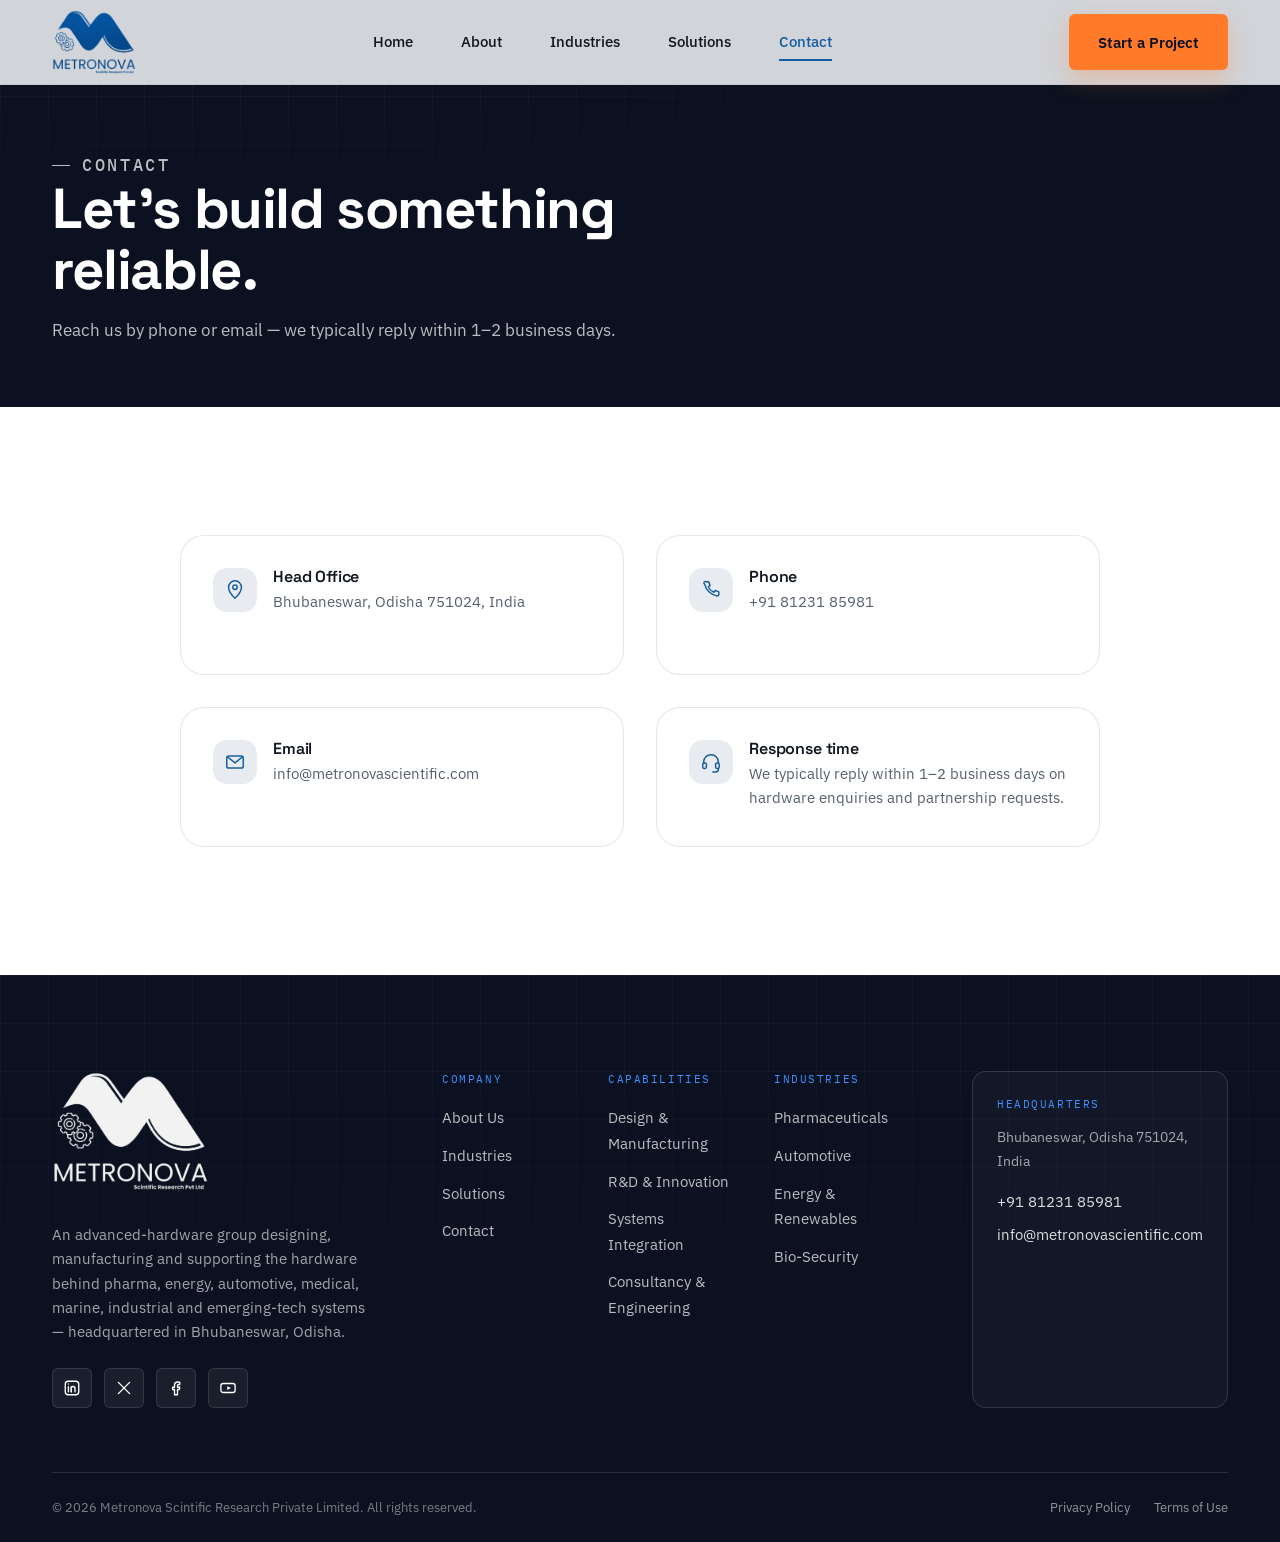
<file: contact.html>
<!DOCTYPE html>
<html lang="en">
<head>
<meta charset="UTF-8">
<meta name="viewport" content="width=device-width, initial-scale=1.0">

<title>Contact Us | Metronova Scintific Research</title>
<meta name="title" content="Contact Us | Metronova Scintific Research">
<meta name="description" content="Get in touch with Metronova Scintific Research — hardware design, manufacturing and engineering consultancy based in Bhubaneswar, Odisha, India.">
<meta name="robots" content="index, follow">
<link rel="canonical" href="https://metronovascientific.com/contact.html">

<meta property="og:type" content="website">
<meta property="og:url" content="https://metronovascientific.com/contact.html">
<meta property="og:title" content="Contact Us | Metronova Scintific Research">
<meta property="og:description" content="Hardware design, manufacturing and engineering consultancy based in Bhubaneswar, Odisha, India.">
<meta property="og:image" content="https://metronovascientific.com/Metronova.png">

<link rel="preconnect" href="https://fonts.googleapis.com">
<link rel="preconnect" href="https://fonts.gstatic.com" crossorigin>
<link rel="stylesheet" href="https://fonts.googleapis.com/css2?family=Space+Grotesk:wght@500;600;700&family=IBM+Plex+Sans:wght@400;500;600;700&family=IBM+Plex+Mono:wght@400;500&display=swap">
<link rel="stylesheet" href="assets/css/styles.css">
</head>
<body>
<svg xmlns="http://www.w3.org/2000/svg" class="icon-sprite" aria-hidden="true" focusable="false">

  <symbol id="i-pill" viewBox="0 0 24 24">
    <rect x="3" y="9.5" width="18" height="5" rx="2.5" transform="rotate(45 12 12)"/>
    <line x1="12" y1="4.9" x2="12" y2="19.1" transform="rotate(45 12 12)"/>
  </symbol>

  <symbol id="i-car" viewBox="0 0 24 24">
    <path d="M4 17 5 11.5C5.4 10 6.6 9 8.2 9h7.6c1.6 0 2.8 1 3.2 2.5L20 17"/>
    <line x1="3" y1="17" x2="21" y2="17"/>
    <circle cx="7.5" cy="17" r="1.8"/>
    <circle cx="16.5" cy="17" r="1.8"/>
  </symbol>

  <symbol id="i-heart" viewBox="0 0 24 24">
    <path d="M12 20 3.5 12.6C1.6 10.9 1.6 8 3.5 6.3 5.4 4.6 8.3 5 9.8 7.1L12 10l2.2-2.9C15.7 5 18.6 4.6 20.5 6.3c1.9 1.7 1.9 4.6 0 6.3L12 20Z"/>
    <path d="M6 12.5h2.2l1.3-2.3 2 4 1.6-3.2H17"/>
  </symbol>

  <symbol id="i-building" viewBox="0 0 24 24">
    <path d="M4 21V8l6-3v16"/>
    <path d="M10 21V5l6 2v14"/>
    <path d="M16 21V9l4-2v14"/>
    <line x1="2" y1="21" x2="22" y2="21"/>
  </symbol>

  <symbol id="i-anchor" viewBox="0 0 24 24">
    <circle cx="12" cy="5" r="2"/>
    <line x1="12" y1="7" x2="12" y2="19"/>
    <path d="M6 13c0 3.5 2.8 6.2 6 6.6"/>
    <path d="M18 13c0 3.5-2.8 6.2-6 6.6"/>
    <line x1="8" y1="10" x2="16" y2="10"/>
  </symbol>

  <symbol id="i-bolt" viewBox="0 0 24 24">
    <path d="M13 3 6 13h5l-1 8 8-11h-5l1-7Z"/>
  </symbol>

  <symbol id="i-cog" viewBox="0 0 24 24">
    <circle cx="12" cy="12" r="3.2"/>
    <path d="M12 4.5v2.2M12 17.3v2.2M4.5 12h2.2M17.3 12h2.2M6.5 6.5l1.6 1.6M15.9 15.9l1.6 1.6M17.5 6.5l-1.6 1.6M8.1 15.9l-1.6 1.6"/>
  </symbol>

  <symbol id="i-cpu" viewBox="0 0 24 24">
    <rect x="7" y="7" width="10" height="10" rx="1.5"/>
    <rect x="10" y="10" width="4" height="4"/>
    <line x1="12" y1="2" x2="12" y2="5"/>
    <line x1="12" y1="19" x2="12" y2="22"/>
    <line x1="2" y1="12" x2="5" y2="12"/>
    <line x1="19" y1="12" x2="22" y2="12"/>
    <line x1="5.3" y1="5.3" x2="7.2" y2="7.2"/>
    <line x1="16.8" y1="16.8" x2="18.7" y2="18.7"/>
    <line x1="18.7" y1="5.3" x2="16.8" y2="7.2"/>
    <line x1="7.2" y1="16.8" x2="5.3" y2="18.7"/>
  </symbol>

  <symbol id="i-flask" viewBox="0 0 24 24">
    <path d="M9 3h6"/>
    <path d="M10 3v6.5L4.8 18.3c-.8 1.4.2 3.2 1.9 3.2h10.6c1.7 0 2.7-1.8 1.9-3.2L14 9.5V3"/>
    <line x1="7.5" y1="15" x2="16.5" y2="15"/>
  </symbol>

  <symbol id="i-wrench" viewBox="0 0 24 24">
    <path d="M9.5 14.5 5 19a2 2 0 1 0 2.8 2.8L12.3 17"/>
    <path d="M13 5a4 4 0 0 0-4.9 5.7L4 15v3h3l4.3-4.1A4 4 0 1 0 13 5Z"/>
  </symbol>

  <symbol id="i-factory" viewBox="0 0 24 24">
    <path d="M3 21V12l4 2.5V12l4 2.5V12l4 2.5V9h4v12Z"/>
    <line x1="2" y1="21" x2="22" y2="21"/>
    <line x1="15" y1="9" x2="15" y2="4"/>
  </symbol>

  <symbol id="i-handshake" viewBox="0 0 24 24">
    <circle cx="9" cy="12" r="5"/>
    <circle cx="15" cy="12" r="5"/>
  </symbol>

  <symbol id="i-headset" viewBox="0 0 24 24">
    <path d="M4 13v-1a8 8 0 1 1 16 0v1"/>
    <rect x="3" y="13" width="4" height="6" rx="1.5"/>
    <rect x="17" y="13" width="4" height="6" rx="1.5"/>
    <path d="M20 19v1a3 3 0 0 1-3 3h-3"/>
  </symbol>

  <symbol id="i-shield" viewBox="0 0 24 24">
    <path d="M12 3l7 3v6c0 5-3.5 8-7 9-3.5-1-7-4-7-9V6Z"/>
    <path d="M9 12l2 2 4-4"/>
  </symbol>

  <symbol id="i-pin" viewBox="0 0 24 24">
    <path d="M12 21s7-6.5 7-12a7 7 0 1 0-14 0c0 5.5 7 12 7 12Z"/>
    <circle cx="12" cy="9" r="2.4"/>
  </symbol>

  <symbol id="i-phone" viewBox="0 0 24 24">
    <path d="M6.5 3h3l1.5 4-2 1.5a12 12 0 0 0 6 6l1.5-2 4 1.5v3a1.5 1.5 0 0 1-1.6 1.5A17 17 0 0 1 5 5.6 1.5 1.5 0 0 1 6.5 3Z"/>
  </symbol>

  <symbol id="i-mail" viewBox="0 0 24 24">
    <rect x="3" y="5.5" width="18" height="13" rx="2"/>
    <path d="M4 6.5l8 6.5 8-6.5"/>
  </symbol>

  <symbol id="i-linkedin" viewBox="0 0 24 24">
    <rect x="3" y="3" width="18" height="18" rx="4"/>
    <line x1="7.2" y1="10.2" x2="7.2" y2="17"/>
    <circle cx="7.2" cy="6.7" r="0.9" fill="currentColor" stroke="none"/>
    <path d="M11 17v-4.5c0-1.5 1-2.5 2.5-2.5S16 11 16 12.5V17"/>
    <line x1="11" y1="10.2" x2="11" y2="17"/>
  </symbol>

  <symbol id="i-twitter" viewBox="0 0 24 24">
    <line x1="4.5" y1="4.5" x2="19.5" y2="19.5"/>
    <line x1="19.5" y1="4.5" x2="4.5" y2="19.5"/>
  </symbol>

  <symbol id="i-facebook" viewBox="0 0 24 24">
    <path d="M14 21v-7h2.5l.5-3H14V9c0-1 .3-1.7 1.8-1.7H17V4.3C16.6 4.2 15.6 4 14.4 4 11.9 4 10 5.5 10 8.4V11H7.5v3H10v7Z"/>
  </symbol>

  <symbol id="i-youtube" viewBox="0 0 24 24">
    <rect x="2.5" y="6" width="19" height="12" rx="3"/>
    <path d="M11 9.5l5 2.5-5 2.5Z" fill="currentColor" stroke="none"/>
  </symbol>

  <symbol id="i-arrow" viewBox="0 0 24 24">
    <line x1="4" y1="12" x2="19" y2="12"/>
    <path d="M14 6l6 6-6 6"/>
  </symbol>

  <symbol id="i-check" viewBox="0 0 24 24">
    <path d="M4 12l5 5L20 6"/>
  </symbol>

  <symbol id="i-bulb" viewBox="0 0 24 24">
    <path d="M9 18h6"/>
    <path d="M10 21h4"/>
    <path d="M12 3a6 6 0 0 0-3.5 10.9c.5.4.8 1 .8 1.6v.5h5.4v-.5c0-.6.3-1.2.8-1.6A6 6 0 0 0 12 3Z"/>
  </symbol>

  <symbol id="i-cycle" viewBox="0 0 24 24">
    <path d="M7 3v4H3"/>
    <path d="M3.5 7A9 9 0 0 1 20 6"/>
    <path d="M17 21v-4h4"/>
    <path d="M20.5 17A9 9 0 0 1 4 18"/>
  </symbol>

  <symbol id="i-layers" viewBox="0 0 24 24">
    <path d="M12 3l9 5-9 5-9-5Z"/>
    <path d="M3 13l9 5 9-5"/>
  </symbol>

  <symbol id="i-target" viewBox="0 0 24 24">
    <circle cx="12" cy="12" r="8"/>
    <circle cx="12" cy="12" r="4"/>
    <circle cx="12" cy="12" r="0.7" fill="currentColor" stroke="none"/>
  </symbol>

</svg>


<a class="skip-link" href="#main">Skip to content</a>

<header class="site-header">
  <nav class="nav container" aria-label="Primary">
    <a href="index.html" class="nav__brand" aria-label="Metronova Scintific Research — home">
      <img src="Metronova.png" alt="" class="nav__logo" width="792" height="607">
    </a>
    <ul class="nav__menu" id="primary-menu">
      <li><a href="index.html">Home</a></li>
      <li><a href="about.html">About</a></li>
      <li><a href="industries.html">Industries</a></li>
      <li><a href="solutions.html">Solutions</a></li>
      <li><a href="contact.html">Contact</a></li>
      <li class="nav__menu-cta"><a href="contact.html" class="btn btn--primary">Start a Project</a></li>
    </ul>
    <div class="nav__actions">
      <a href="contact.html" class="btn btn--primary">Start a Project</a>
      <button class="nav__toggle" type="button" aria-label="Toggle menu" aria-expanded="false" aria-controls="primary-menu">
        <span></span><span></span><span></span>
      </button>
    </div>
  </nav>
</header>

<main id="main">

  <section class="page-hero">
    <div class="container page-hero__inner">
      <p class="eyebrow eyebrow--light">Contact</p>
      <h1>Let's build something reliable.</h1>
      <p>Reach us by phone or email — we typically reply within 1&ndash;2 business days.</p>
    </div>
  </section>

  <section class="section section--alt">
    <div class="container">
      <div class="contact-cards contact-cards--grid">
        <div class="contact-card" data-reveal>
          <div class="icon-badge"><svg class="icon" viewBox="0 0 24 24" aria-hidden="true" focusable="false"><use href="#i-pin"></use></svg></div>
          <div>
            <h3>Head Office</h3>
            <p>Bhubaneswar, Odisha 751024, India</p>
          </div>
        </div>
        <div class="contact-card" data-reveal data-reveal-delay="60">
          <div class="icon-badge"><svg class="icon" viewBox="0 0 24 24" aria-hidden="true" focusable="false"><use href="#i-phone"></use></svg></div>
          <div>
            <h3>Phone</h3>
            <p><a href="tel:+918123185981">+91 81231 85981</a></p>
          </div>
        </div>
        <div class="contact-card" data-reveal data-reveal-delay="120">
          <div class="icon-badge"><svg class="icon" viewBox="0 0 24 24" aria-hidden="true" focusable="false"><use href="#i-mail"></use></svg></div>
          <div>
            <h3>Email</h3>
            <p><a href="mailto:info@metronovascientific.com">info@metronovascientific.com</a></p>
          </div>
        </div>
        <div class="contact-card" data-reveal data-reveal-delay="180">
          <div class="icon-badge"><svg class="icon" viewBox="0 0 24 24" aria-hidden="true" focusable="false"><use href="#i-headset"></use></svg></div>
          <div>
            <h3>Response time</h3>
            <p>We typically reply within 1&ndash;2 business days on hardware enquiries and partnership requests.</p>
          </div>
        </div>
      </div>
    </div>
  </section>

</main>

<footer class="site-footer">
  <div class="container">
    <div class="footer__main">
      <div class="footer__identity">
        <a href="index.html" class="footer__brand-link" aria-label="Metronova Scintific Research — home">
          <img src="Metronova.png" alt="" class="footer__logo" width="792" height="607" loading="lazy">
        </a>
        <p class="footer__desc">An advanced-hardware group designing, manufacturing and supporting the hardware behind pharma, energy, automotive, medical, marine, industrial and emerging-tech systems — headquartered in Bhubaneswar, Odisha.</p>
        <div class="footer__social">
          <a href="#" aria-label="Metronova on LinkedIn"><svg class="icon" viewBox="0 0 24 24" aria-hidden="true" focusable="false"><use href="#i-linkedin"></use></svg></a>
          <a href="#" aria-label="Metronova on X"><svg class="icon" viewBox="0 0 24 24" aria-hidden="true" focusable="false"><use href="#i-twitter"></use></svg></a>
          <a href="#" aria-label="Metronova on Facebook"><svg class="icon" viewBox="0 0 24 24" aria-hidden="true" focusable="false"><use href="#i-facebook"></use></svg></a>
          <a href="#" aria-label="Metronova on YouTube"><svg class="icon" viewBox="0 0 24 24" aria-hidden="true" focusable="false"><use href="#i-youtube"></use></svg></a>
        </div>
      </div>
      <nav class="footer__nav" aria-label="Footer">
        <div class="footer__col">
          <div class="footer__heading">Company</div>
          <ul>
            <li><a href="about.html">About Us</a></li>
            <li><a href="industries.html">Industries</a></li>
            <li><a href="solutions.html">Solutions</a></li>
            <li><a href="contact.html">Contact</a></li>
          </ul>
        </div>
        <div class="footer__col">
          <div class="footer__heading">Capabilities</div>
          <ul>
            <li><a href="solutions.html#design-manufacturing">Design &amp; Manufacturing</a></li>
            <li><a href="solutions.html#rnd">R&amp;D &amp; Innovation</a></li>
            <li><a href="solutions.html#integration">Systems Integration</a></li>
            <li><a href="solutions.html#consultancy">Consultancy &amp; Engineering</a></li>
          </ul>
        </div>
        <div class="footer__col">
          <div class="footer__heading">Industries</div>
          <ul>
            <li><a href="industries.html#pharma">Pharmaceuticals</a></li>
            <li><a href="industries.html#automotive">Automotive</a></li>
            <li><a href="industries.html#energy">Energy &amp; Renewables</a></li>
            <li><a href="industries.html#biosecurity">Bio-Security</a></li>
          </ul>
        </div>
      </nav>
      <div class="footer__contact">
        <div class="footer__heading">Headquarters</div>
        <address>
          Bhubaneswar, Odisha 751024, India
        </address>
        <ul>
          <li><a href="tel:+918123185981">+91 81231 85981</a></li>
          <li><a href="mailto:info@metronovascientific.com">info@metronovascientific.com</a></li>
        </ul>
      </div>
    </div>
    <div class="footer__bar">
      <p>&copy; <span data-year>2026</span> Metronova Scintific Research Private Limited. All rights reserved.</p>
      <div class="footer__legal">
        <a href="privacy-policy.html">Privacy Policy</a>
        <a href="terms-of-use.html">Terms of Use</a>
      </div>
    </div>
  </div>
</footer>

<script src="assets/js/main.js"></script>
</body>
</html>
</file>
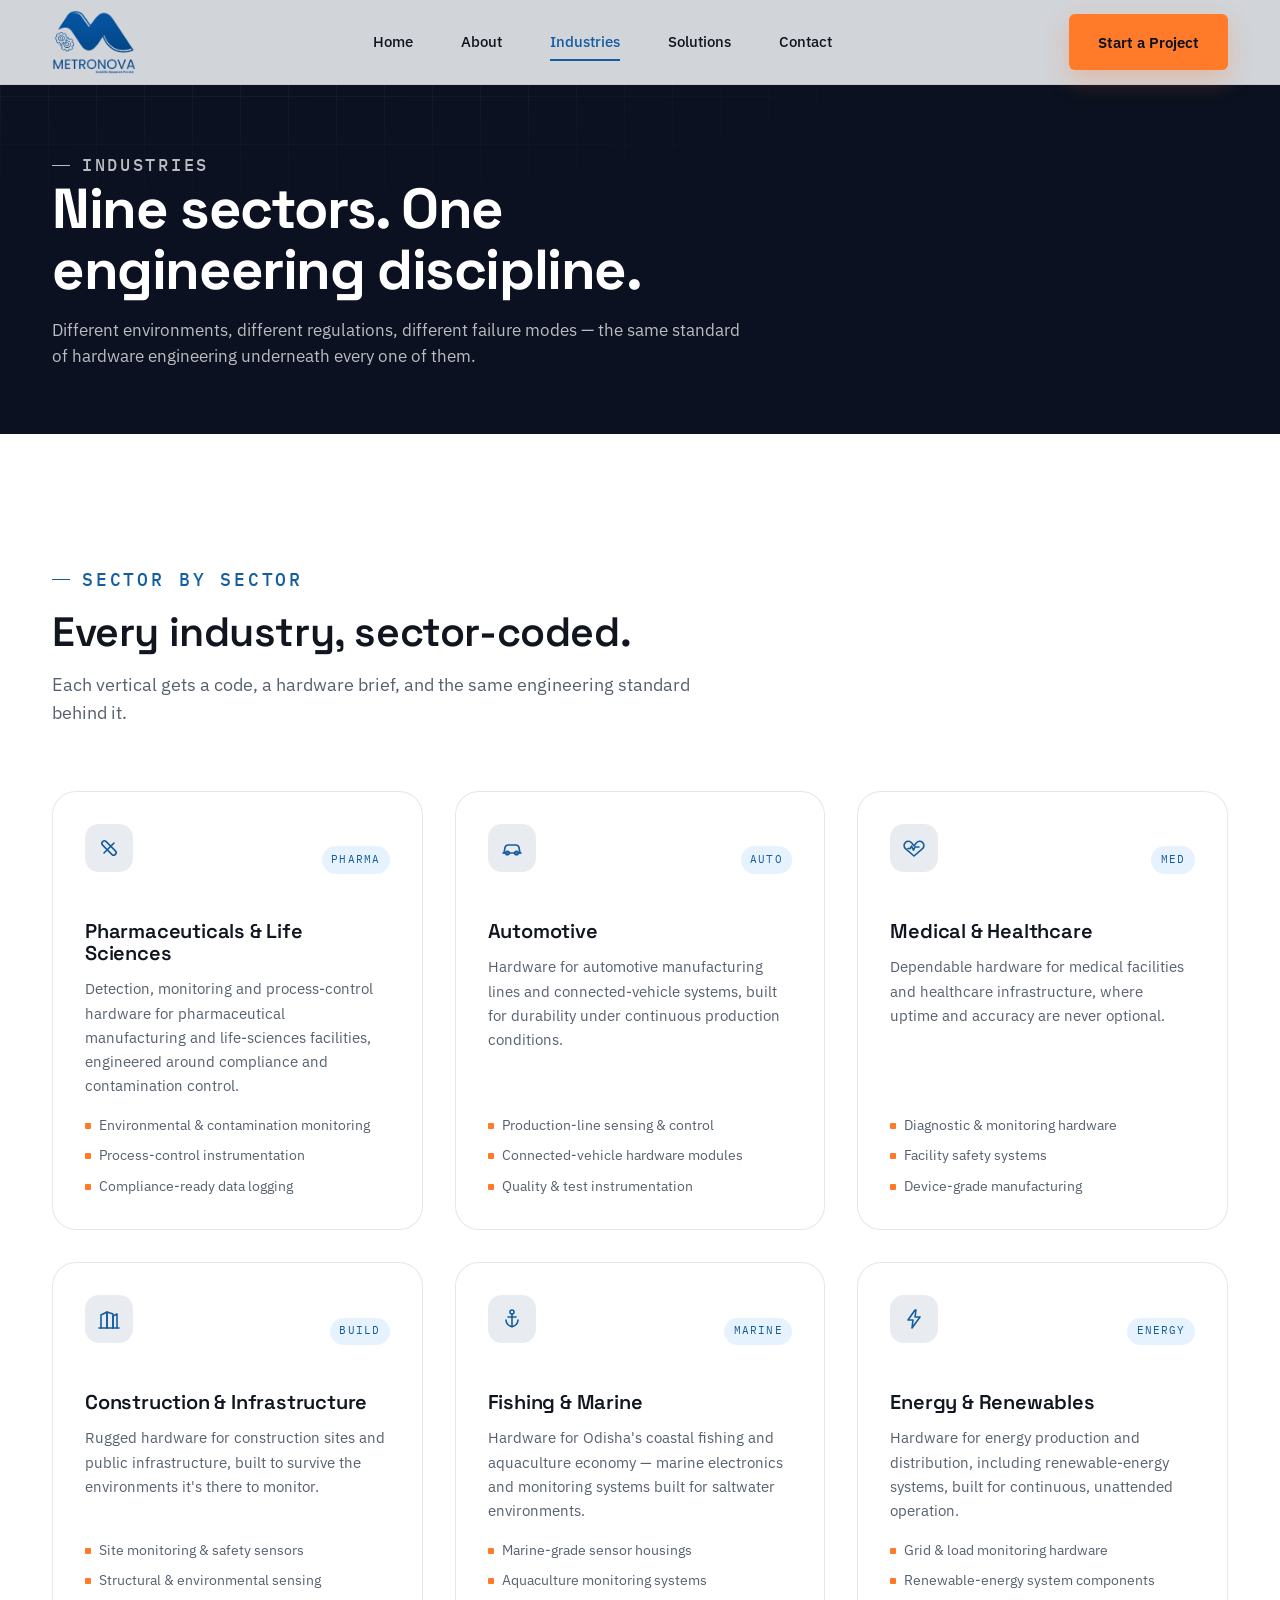
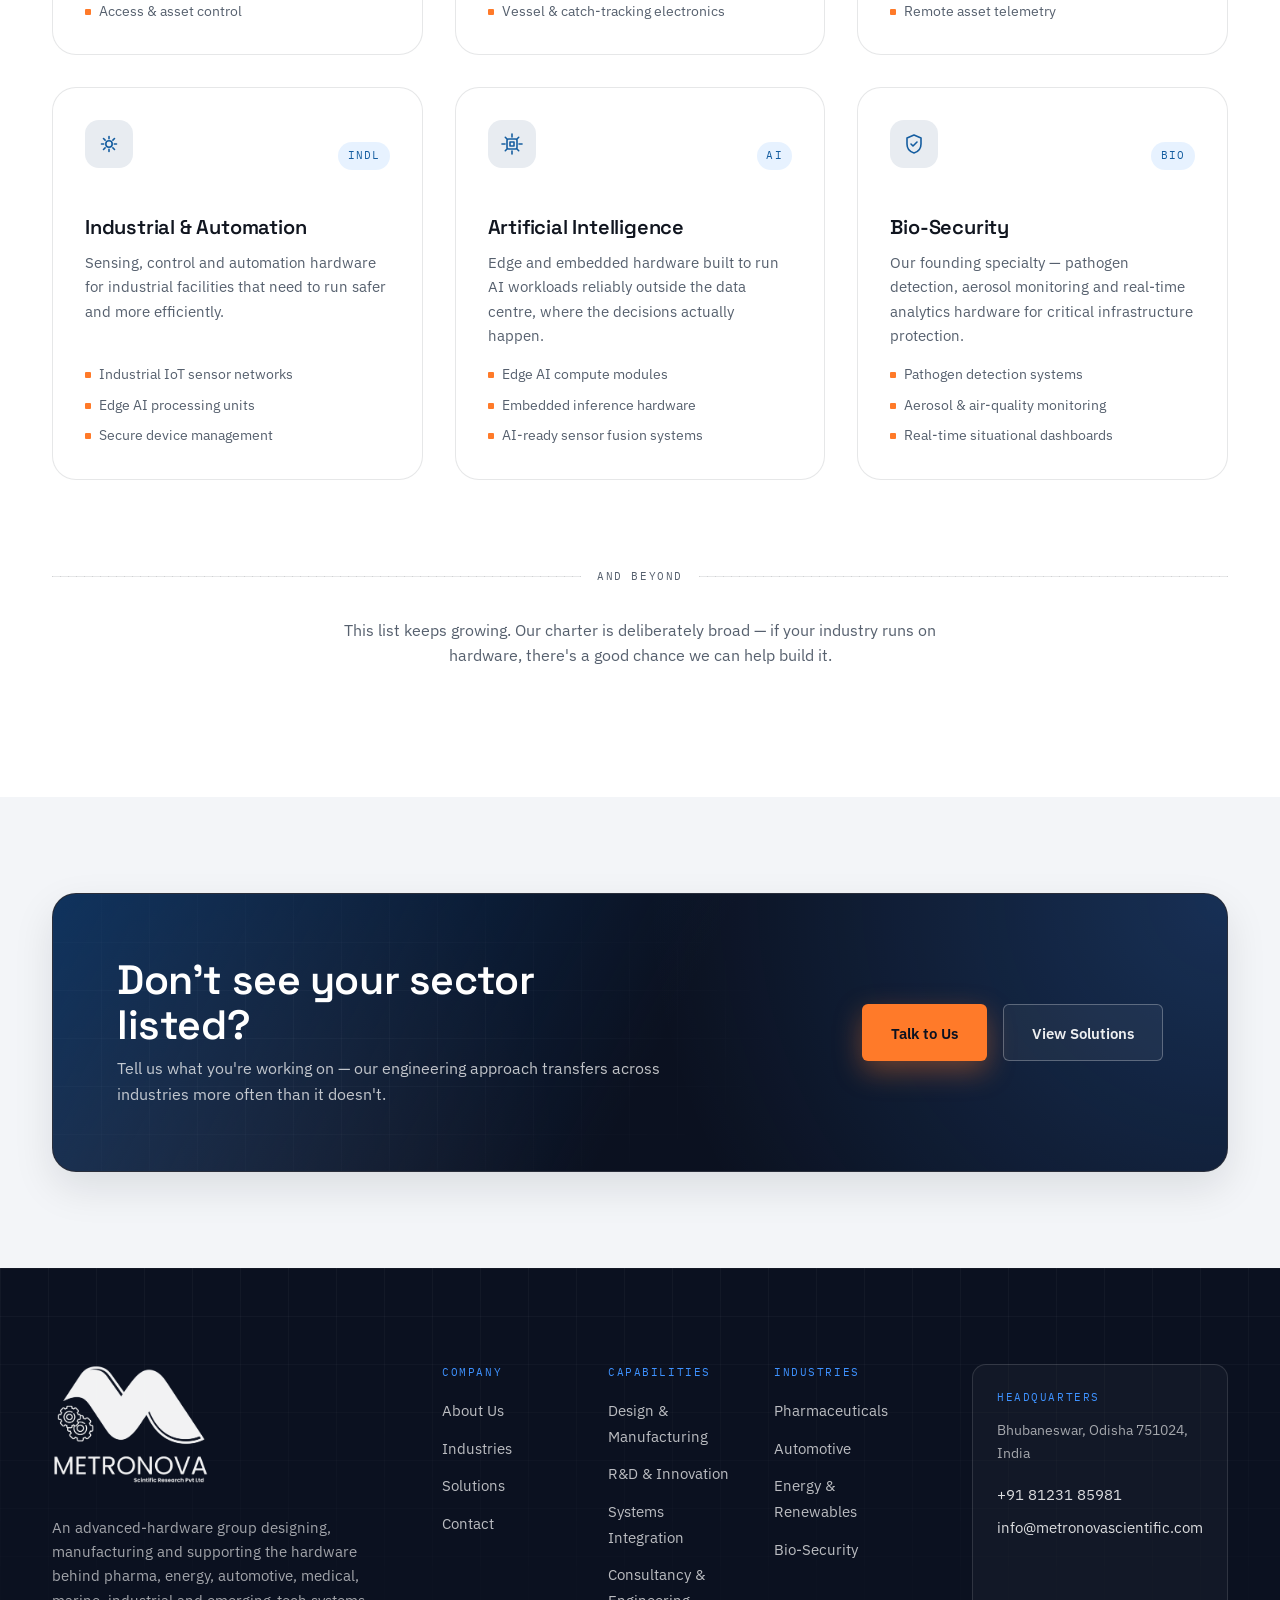
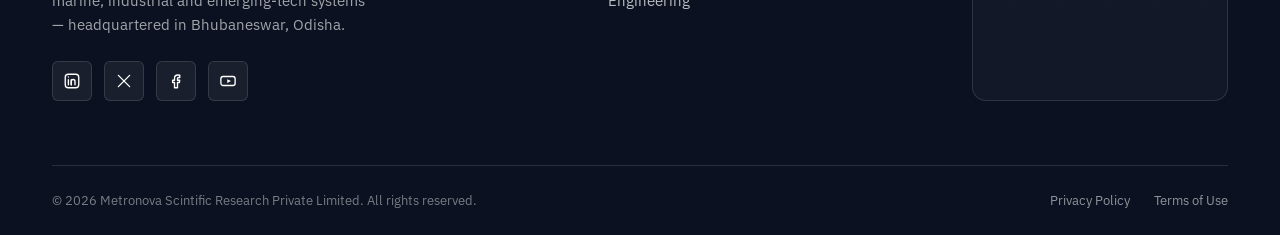
<file: industries.html>
<!DOCTYPE html>
<html lang="en">
<head>
<meta charset="UTF-8">
<meta name="viewport" content="width=device-width, initial-scale=1.0">

<title>Industries | Metronova Scintific Research</title>
<meta name="title" content="Industries | Metronova Scintific Research">
<meta name="description" content="Metronova builds hardware for pharmaceuticals, automotive, medical, construction, fishing &amp; marine, energy, industrial automation, AI and bio-security applications.">
<meta name="robots" content="index, follow">
<link rel="canonical" href="https://metronovascientific.com/industries.html">

<meta property="og:type" content="website">
<meta property="og:url" content="https://metronovascientific.com/industries.html">
<meta property="og:title" content="Industries | Metronova Scintific Research">
<meta property="og:description" content="Hardware for pharmaceuticals, automotive, medical, construction, fishing &amp; marine, energy, industrial automation, AI and bio-security.">
<meta property="og:image" content="https://metronovascientific.com/Metronova.png">

<link rel="preconnect" href="https://fonts.googleapis.com">
<link rel="preconnect" href="https://fonts.gstatic.com" crossorigin>
<link rel="stylesheet" href="https://fonts.googleapis.com/css2?family=Space+Grotesk:wght@500;600;700&family=IBM+Plex+Sans:wght@400;500;600;700&family=IBM+Plex+Mono:wght@400;500&display=swap">
<link rel="stylesheet" href="assets/css/styles.css">
</head>
<body>
<svg xmlns="http://www.w3.org/2000/svg" class="icon-sprite" aria-hidden="true" focusable="false">

  <symbol id="i-pill" viewBox="0 0 24 24">
    <rect x="3" y="9.5" width="18" height="5" rx="2.5" transform="rotate(45 12 12)"/>
    <line x1="12" y1="4.9" x2="12" y2="19.1" transform="rotate(45 12 12)"/>
  </symbol>

  <symbol id="i-car" viewBox="0 0 24 24">
    <path d="M4 17 5 11.5C5.4 10 6.6 9 8.2 9h7.6c1.6 0 2.8 1 3.2 2.5L20 17"/>
    <line x1="3" y1="17" x2="21" y2="17"/>
    <circle cx="7.5" cy="17" r="1.8"/>
    <circle cx="16.5" cy="17" r="1.8"/>
  </symbol>

  <symbol id="i-heart" viewBox="0 0 24 24">
    <path d="M12 20 3.5 12.6C1.6 10.9 1.6 8 3.5 6.3 5.4 4.6 8.3 5 9.8 7.1L12 10l2.2-2.9C15.7 5 18.6 4.6 20.5 6.3c1.9 1.7 1.9 4.6 0 6.3L12 20Z"/>
    <path d="M6 12.5h2.2l1.3-2.3 2 4 1.6-3.2H17"/>
  </symbol>

  <symbol id="i-building" viewBox="0 0 24 24">
    <path d="M4 21V8l6-3v16"/>
    <path d="M10 21V5l6 2v14"/>
    <path d="M16 21V9l4-2v14"/>
    <line x1="2" y1="21" x2="22" y2="21"/>
  </symbol>

  <symbol id="i-anchor" viewBox="0 0 24 24">
    <circle cx="12" cy="5" r="2"/>
    <line x1="12" y1="7" x2="12" y2="19"/>
    <path d="M6 13c0 3.5 2.8 6.2 6 6.6"/>
    <path d="M18 13c0 3.5-2.8 6.2-6 6.6"/>
    <line x1="8" y1="10" x2="16" y2="10"/>
  </symbol>

  <symbol id="i-bolt" viewBox="0 0 24 24">
    <path d="M13 3 6 13h5l-1 8 8-11h-5l1-7Z"/>
  </symbol>

  <symbol id="i-cog" viewBox="0 0 24 24">
    <circle cx="12" cy="12" r="3.2"/>
    <path d="M12 4.5v2.2M12 17.3v2.2M4.5 12h2.2M17.3 12h2.2M6.5 6.5l1.6 1.6M15.9 15.9l1.6 1.6M17.5 6.5l-1.6 1.6M8.1 15.9l-1.6 1.6"/>
  </symbol>

  <symbol id="i-cpu" viewBox="0 0 24 24">
    <rect x="7" y="7" width="10" height="10" rx="1.5"/>
    <rect x="10" y="10" width="4" height="4"/>
    <line x1="12" y1="2" x2="12" y2="5"/>
    <line x1="12" y1="19" x2="12" y2="22"/>
    <line x1="2" y1="12" x2="5" y2="12"/>
    <line x1="19" y1="12" x2="22" y2="12"/>
    <line x1="5.3" y1="5.3" x2="7.2" y2="7.2"/>
    <line x1="16.8" y1="16.8" x2="18.7" y2="18.7"/>
    <line x1="18.7" y1="5.3" x2="16.8" y2="7.2"/>
    <line x1="7.2" y1="16.8" x2="5.3" y2="18.7"/>
  </symbol>

  <symbol id="i-flask" viewBox="0 0 24 24">
    <path d="M9 3h6"/>
    <path d="M10 3v6.5L4.8 18.3c-.8 1.4.2 3.2 1.9 3.2h10.6c1.7 0 2.7-1.8 1.9-3.2L14 9.5V3"/>
    <line x1="7.5" y1="15" x2="16.5" y2="15"/>
  </symbol>

  <symbol id="i-wrench" viewBox="0 0 24 24">
    <path d="M9.5 14.5 5 19a2 2 0 1 0 2.8 2.8L12.3 17"/>
    <path d="M13 5a4 4 0 0 0-4.9 5.7L4 15v3h3l4.3-4.1A4 4 0 1 0 13 5Z"/>
  </symbol>

  <symbol id="i-factory" viewBox="0 0 24 24">
    <path d="M3 21V12l4 2.5V12l4 2.5V12l4 2.5V9h4v12Z"/>
    <line x1="2" y1="21" x2="22" y2="21"/>
    <line x1="15" y1="9" x2="15" y2="4"/>
  </symbol>

  <symbol id="i-handshake" viewBox="0 0 24 24">
    <circle cx="9" cy="12" r="5"/>
    <circle cx="15" cy="12" r="5"/>
  </symbol>

  <symbol id="i-headset" viewBox="0 0 24 24">
    <path d="M4 13v-1a8 8 0 1 1 16 0v1"/>
    <rect x="3" y="13" width="4" height="6" rx="1.5"/>
    <rect x="17" y="13" width="4" height="6" rx="1.5"/>
    <path d="M20 19v1a3 3 0 0 1-3 3h-3"/>
  </symbol>

  <symbol id="i-shield" viewBox="0 0 24 24">
    <path d="M12 3l7 3v6c0 5-3.5 8-7 9-3.5-1-7-4-7-9V6Z"/>
    <path d="M9 12l2 2 4-4"/>
  </symbol>

  <symbol id="i-pin" viewBox="0 0 24 24">
    <path d="M12 21s7-6.5 7-12a7 7 0 1 0-14 0c0 5.5 7 12 7 12Z"/>
    <circle cx="12" cy="9" r="2.4"/>
  </symbol>

  <symbol id="i-phone" viewBox="0 0 24 24">
    <path d="M6.5 3h3l1.5 4-2 1.5a12 12 0 0 0 6 6l1.5-2 4 1.5v3a1.5 1.5 0 0 1-1.6 1.5A17 17 0 0 1 5 5.6 1.5 1.5 0 0 1 6.5 3Z"/>
  </symbol>

  <symbol id="i-mail" viewBox="0 0 24 24">
    <rect x="3" y="5.5" width="18" height="13" rx="2"/>
    <path d="M4 6.5l8 6.5 8-6.5"/>
  </symbol>

  <symbol id="i-linkedin" viewBox="0 0 24 24">
    <rect x="3" y="3" width="18" height="18" rx="4"/>
    <line x1="7.2" y1="10.2" x2="7.2" y2="17"/>
    <circle cx="7.2" cy="6.7" r="0.9" fill="currentColor" stroke="none"/>
    <path d="M11 17v-4.5c0-1.5 1-2.5 2.5-2.5S16 11 16 12.5V17"/>
    <line x1="11" y1="10.2" x2="11" y2="17"/>
  </symbol>

  <symbol id="i-twitter" viewBox="0 0 24 24">
    <line x1="4.5" y1="4.5" x2="19.5" y2="19.5"/>
    <line x1="19.5" y1="4.5" x2="4.5" y2="19.5"/>
  </symbol>

  <symbol id="i-facebook" viewBox="0 0 24 24">
    <path d="M14 21v-7h2.5l.5-3H14V9c0-1 .3-1.7 1.8-1.7H17V4.3C16.6 4.2 15.6 4 14.4 4 11.9 4 10 5.5 10 8.4V11H7.5v3H10v7Z"/>
  </symbol>

  <symbol id="i-youtube" viewBox="0 0 24 24">
    <rect x="2.5" y="6" width="19" height="12" rx="3"/>
    <path d="M11 9.5l5 2.5-5 2.5Z" fill="currentColor" stroke="none"/>
  </symbol>

  <symbol id="i-arrow" viewBox="0 0 24 24">
    <line x1="4" y1="12" x2="19" y2="12"/>
    <path d="M14 6l6 6-6 6"/>
  </symbol>

  <symbol id="i-check" viewBox="0 0 24 24">
    <path d="M4 12l5 5L20 6"/>
  </symbol>

  <symbol id="i-bulb" viewBox="0 0 24 24">
    <path d="M9 18h6"/>
    <path d="M10 21h4"/>
    <path d="M12 3a6 6 0 0 0-3.5 10.9c.5.4.8 1 .8 1.6v.5h5.4v-.5c0-.6.3-1.2.8-1.6A6 6 0 0 0 12 3Z"/>
  </symbol>

  <symbol id="i-cycle" viewBox="0 0 24 24">
    <path d="M7 3v4H3"/>
    <path d="M3.5 7A9 9 0 0 1 20 6"/>
    <path d="M17 21v-4h4"/>
    <path d="M20.5 17A9 9 0 0 1 4 18"/>
  </symbol>

  <symbol id="i-layers" viewBox="0 0 24 24">
    <path d="M12 3l9 5-9 5-9-5Z"/>
    <path d="M3 13l9 5 9-5"/>
  </symbol>

  <symbol id="i-target" viewBox="0 0 24 24">
    <circle cx="12" cy="12" r="8"/>
    <circle cx="12" cy="12" r="4"/>
    <circle cx="12" cy="12" r="0.7" fill="currentColor" stroke="none"/>
  </symbol>

</svg>


<a class="skip-link" href="#main">Skip to content</a>

<header class="site-header">
  <nav class="nav container" aria-label="Primary">
    <a href="index.html" class="nav__brand" aria-label="Metronova Scintific Research — home">
      <img src="Metronova.png" alt="" class="nav__logo" width="792" height="607">
    </a>
    <ul class="nav__menu" id="primary-menu">
      <li><a href="index.html">Home</a></li>
      <li><a href="about.html">About</a></li>
      <li><a href="industries.html">Industries</a></li>
      <li><a href="solutions.html">Solutions</a></li>
      <li><a href="contact.html">Contact</a></li>
      <li class="nav__menu-cta"><a href="contact.html" class="btn btn--primary">Start a Project</a></li>
    </ul>
    <div class="nav__actions">
      <a href="contact.html" class="btn btn--primary">Start a Project</a>
      <button class="nav__toggle" type="button" aria-label="Toggle menu" aria-expanded="false" aria-controls="primary-menu">
        <span></span><span></span><span></span>
      </button>
    </div>
  </nav>
</header>

<main id="main">

  <section class="page-hero">
    <div class="container page-hero__inner">
      <p class="eyebrow eyebrow--light">Industries</p>
      <h1>Nine sectors. One engineering discipline.</h1>
      <p>Different environments, different regulations, different failure modes — the same standard of hardware engineering underneath every one of them.</p>
    </div>
  </section>

  <section class="section section--alt">
    <div class="container">
      <div class="section-head" data-reveal>
        <p class="eyebrow">Sector by sector</p>
        <h2>Every industry, sector-coded.</h2>
        <p>Each vertical gets a code, a hardware brief, and the same engineering standard behind it.</p>
      </div>

      <div class="card-grid card-grid--3">

        <article class="card" id="pharma" data-reveal>
          <div class="card__top">
            <div class="card__icon"><svg class="icon" viewBox="0 0 24 24" aria-hidden="true" focusable="false"><use href="#i-pill"></use></svg></div>
            <span class="card__tag mono">PHARMA</span>
          </div>
          <h3>Pharmaceuticals &amp; Life Sciences</h3>
          <p>Detection, monitoring and process-control hardware for pharmaceutical manufacturing and life-sciences facilities, engineered around compliance and contamination control.</p>
          <ul class="card__list">
            <li>Environmental &amp; contamination monitoring</li>
            <li>Process-control instrumentation</li>
            <li>Compliance-ready data logging</li>
          </ul>
        </article>

        <article class="card" id="automotive" data-reveal data-reveal-delay="60">
          <div class="card__top">
            <div class="card__icon"><svg class="icon" viewBox="0 0 24 24" aria-hidden="true" focusable="false"><use href="#i-car"></use></svg></div>
            <span class="card__tag mono">AUTO</span>
          </div>
          <h3>Automotive</h3>
          <p>Hardware for automotive manufacturing lines and connected-vehicle systems, built for durability under continuous production conditions.</p>
          <ul class="card__list">
            <li>Production-line sensing &amp; control</li>
            <li>Connected-vehicle hardware modules</li>
            <li>Quality &amp; test instrumentation</li>
          </ul>
        </article>

        <article class="card" id="medical" data-reveal data-reveal-delay="120">
          <div class="card__top">
            <div class="card__icon"><svg class="icon" viewBox="0 0 24 24" aria-hidden="true" focusable="false"><use href="#i-heart"></use></svg></div>
            <span class="card__tag mono">MED</span>
          </div>
          <h3>Medical &amp; Healthcare</h3>
          <p>Dependable hardware for medical facilities and healthcare infrastructure, where uptime and accuracy are never optional.</p>
          <ul class="card__list">
            <li>Diagnostic &amp; monitoring hardware</li>
            <li>Facility safety systems</li>
            <li>Device-grade manufacturing</li>
          </ul>
        </article>

        <article class="card" id="construction" data-reveal>
          <div class="card__top">
            <div class="card__icon"><svg class="icon" viewBox="0 0 24 24" aria-hidden="true" focusable="false"><use href="#i-building"></use></svg></div>
            <span class="card__tag mono">BUILD</span>
          </div>
          <h3>Construction &amp; Infrastructure</h3>
          <p>Rugged hardware for construction sites and public infrastructure, built to survive the environments it's there to monitor.</p>
          <ul class="card__list">
            <li>Site monitoring &amp; safety sensors</li>
            <li>Structural &amp; environmental sensing</li>
            <li>Access &amp; asset control</li>
          </ul>
        </article>

        <article class="card" id="marine" data-reveal data-reveal-delay="60">
          <div class="card__top">
            <div class="card__icon"><svg class="icon" viewBox="0 0 24 24" aria-hidden="true" focusable="false"><use href="#i-anchor"></use></svg></div>
            <span class="card__tag mono">MARINE</span>
          </div>
          <h3>Fishing &amp; Marine</h3>
          <p>Hardware for Odisha's coastal fishing and aquaculture economy — marine electronics and monitoring systems built for saltwater environments.</p>
          <ul class="card__list">
            <li>Marine-grade sensor housings</li>
            <li>Aquaculture monitoring systems</li>
            <li>Vessel &amp; catch-tracking electronics</li>
          </ul>
        </article>

        <article class="card" id="energy" data-reveal data-reveal-delay="120">
          <div class="card__top">
            <div class="card__icon"><svg class="icon" viewBox="0 0 24 24" aria-hidden="true" focusable="false"><use href="#i-bolt"></use></svg></div>
            <span class="card__tag mono">ENERGY</span>
          </div>
          <h3>Energy &amp; Renewables</h3>
          <p>Hardware for energy production and distribution, including renewable-energy systems, built for continuous, unattended operation.</p>
          <ul class="card__list">
            <li>Grid &amp; load monitoring hardware</li>
            <li>Renewable-energy system components</li>
            <li>Remote asset telemetry</li>
          </ul>
        </article>

        <article class="card" id="industrial" data-reveal>
          <div class="card__top">
            <div class="card__icon"><svg class="icon" viewBox="0 0 24 24" aria-hidden="true" focusable="false"><use href="#i-cog"></use></svg></div>
            <span class="card__tag mono">INDL</span>
          </div>
          <h3>Industrial &amp; Automation</h3>
          <p>Sensing, control and automation hardware for industrial facilities that need to run safer and more efficiently.</p>
          <ul class="card__list">
            <li>Industrial IoT sensor networks</li>
            <li>Edge AI processing units</li>
            <li>Secure device management</li>
          </ul>
        </article>

        <article class="card" id="ai" data-reveal data-reveal-delay="60">
          <div class="card__top">
            <div class="card__icon"><svg class="icon" viewBox="0 0 24 24" aria-hidden="true" focusable="false"><use href="#i-cpu"></use></svg></div>
            <span class="card__tag mono">AI</span>
          </div>
          <h3>Artificial Intelligence</h3>
          <p>Edge and embedded hardware built to run AI workloads reliably outside the data centre, where the decisions actually happen.</p>
          <ul class="card__list">
            <li>Edge AI compute modules</li>
            <li>Embedded inference hardware</li>
            <li>AI-ready sensor fusion systems</li>
          </ul>
        </article>

        <article class="card" id="biosecurity" data-reveal data-reveal-delay="120">
          <div class="card__top">
            <div class="card__icon"><svg class="icon" viewBox="0 0 24 24" aria-hidden="true" focusable="false"><use href="#i-shield"></use></svg></div>
            <span class="card__tag mono">BIO</span>
          </div>
          <h3>Bio-Security</h3>
          <p>Our founding specialty — pathogen detection, aerosol monitoring and real-time analytics hardware for critical infrastructure protection.</p>
          <ul class="card__list">
            <li>Pathogen detection systems</li>
            <li>Aerosol &amp; air-quality monitoring</li>
            <li>Real-time situational dashboards</li>
          </ul>
        </article>

      </div>

      <div class="divider" style="margin-top: var(--space-8);">
        <span class="divider__label mono">And beyond</span>
      </div>
      <p style="text-align:center; max-width: 40rem; margin: var(--space-2) auto 0;">This list keeps growing. Our charter is deliberately broad — if your industry runs on hardware, there's a good chance we can help build it.</p>
    </div>
  </section>

  <section class="section section--tight">
    <div class="container">
      <div class="cta-band" data-reveal>
        <div class="cta-band__text">
          <h2>Don't see your sector listed?</h2>
          <p>Tell us what you're working on — our engineering approach transfers across industries more often than it doesn't.</p>
        </div>
        <div class="cta-band__actions">
          <a href="contact.html" class="btn btn--primary">Talk to Us</a>
          <a href="solutions.html" class="btn btn--ghost-invert">View Solutions</a>
        </div>
      </div>
    </div>
  </section>

</main>

<footer class="site-footer">
  <div class="container">
    <div class="footer__main">
      <div class="footer__identity">
        <a href="index.html" class="footer__brand-link" aria-label="Metronova Scintific Research — home">
          <img src="Metronova.png" alt="" class="footer__logo" width="792" height="607" loading="lazy">
        </a>
        <p class="footer__desc">An advanced-hardware group designing, manufacturing and supporting the hardware behind pharma, energy, automotive, medical, marine, industrial and emerging-tech systems — headquartered in Bhubaneswar, Odisha.</p>
        <div class="footer__social">
          <a href="#" aria-label="Metronova on LinkedIn"><svg class="icon" viewBox="0 0 24 24" aria-hidden="true" focusable="false"><use href="#i-linkedin"></use></svg></a>
          <a href="#" aria-label="Metronova on X"><svg class="icon" viewBox="0 0 24 24" aria-hidden="true" focusable="false"><use href="#i-twitter"></use></svg></a>
          <a href="#" aria-label="Metronova on Facebook"><svg class="icon" viewBox="0 0 24 24" aria-hidden="true" focusable="false"><use href="#i-facebook"></use></svg></a>
          <a href="#" aria-label="Metronova on YouTube"><svg class="icon" viewBox="0 0 24 24" aria-hidden="true" focusable="false"><use href="#i-youtube"></use></svg></a>
        </div>
      </div>
      <nav class="footer__nav" aria-label="Footer">
        <div class="footer__col">
          <div class="footer__heading">Company</div>
          <ul>
            <li><a href="about.html">About Us</a></li>
            <li><a href="industries.html">Industries</a></li>
            <li><a href="solutions.html">Solutions</a></li>
            <li><a href="contact.html">Contact</a></li>
          </ul>
        </div>
        <div class="footer__col">
          <div class="footer__heading">Capabilities</div>
          <ul>
            <li><a href="solutions.html#design-manufacturing">Design &amp; Manufacturing</a></li>
            <li><a href="solutions.html#rnd">R&amp;D &amp; Innovation</a></li>
            <li><a href="solutions.html#integration">Systems Integration</a></li>
            <li><a href="solutions.html#consultancy">Consultancy &amp; Engineering</a></li>
          </ul>
        </div>
        <div class="footer__col">
          <div class="footer__heading">Industries</div>
          <ul>
            <li><a href="industries.html#pharma">Pharmaceuticals</a></li>
            <li><a href="industries.html#automotive">Automotive</a></li>
            <li><a href="industries.html#energy">Energy &amp; Renewables</a></li>
            <li><a href="industries.html#biosecurity">Bio-Security</a></li>
          </ul>
        </div>
      </nav>
      <div class="footer__contact">
        <div class="footer__heading">Headquarters</div>
        <address>
          Bhubaneswar, Odisha 751024, India
        </address>
        <ul>
          <li><a href="tel:+918123185981">+91 81231 85981</a></li>
          <li><a href="mailto:info@metronovascientific.com">info@metronovascientific.com</a></li>
        </ul>
      </div>
    </div>
    <div class="footer__bar">
      <p>&copy; <span data-year>2026</span> Metronova Scintific Research Private Limited. All rights reserved.</p>
      <div class="footer__legal">
        <a href="privacy-policy.html">Privacy Policy</a>
        <a href="terms-of-use.html">Terms of Use</a>
      </div>
    </div>
  </div>
</footer>

<script src="assets/js/main.js"></script>
</body>
</html>
</file>
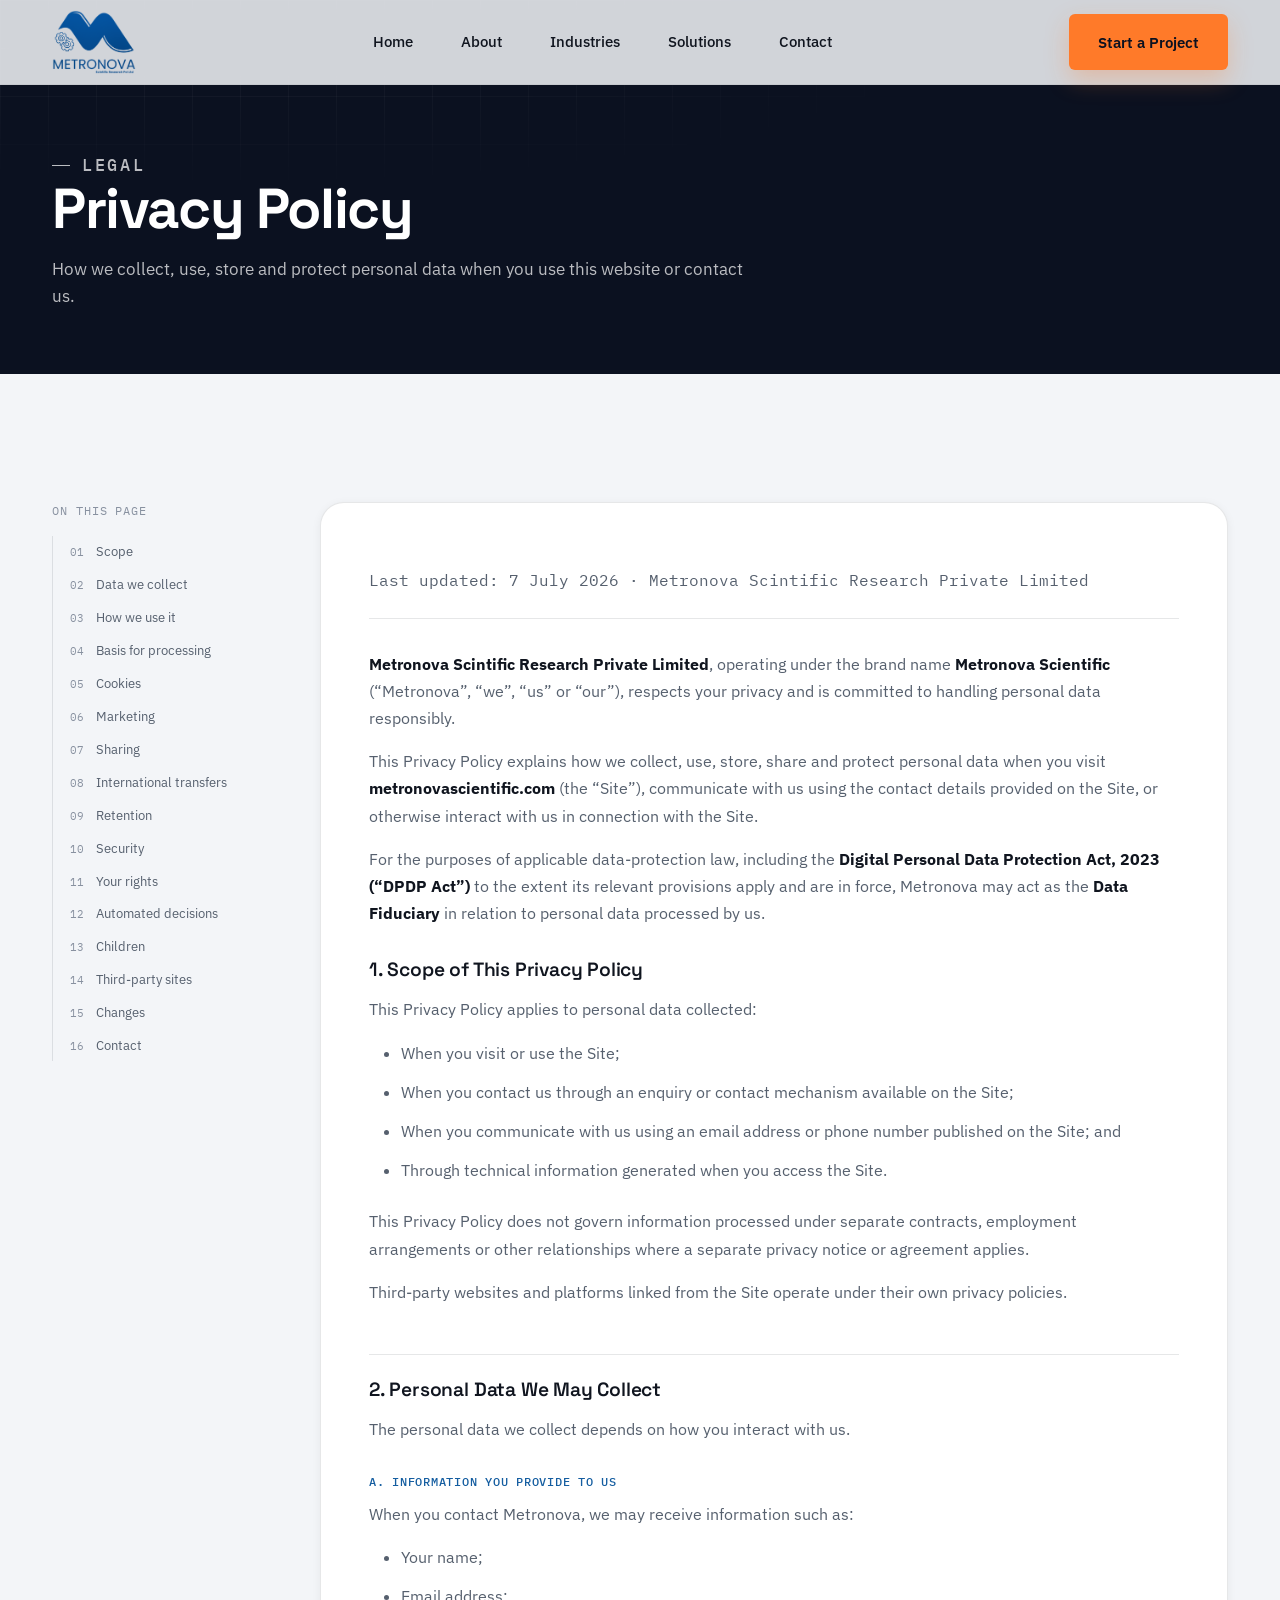
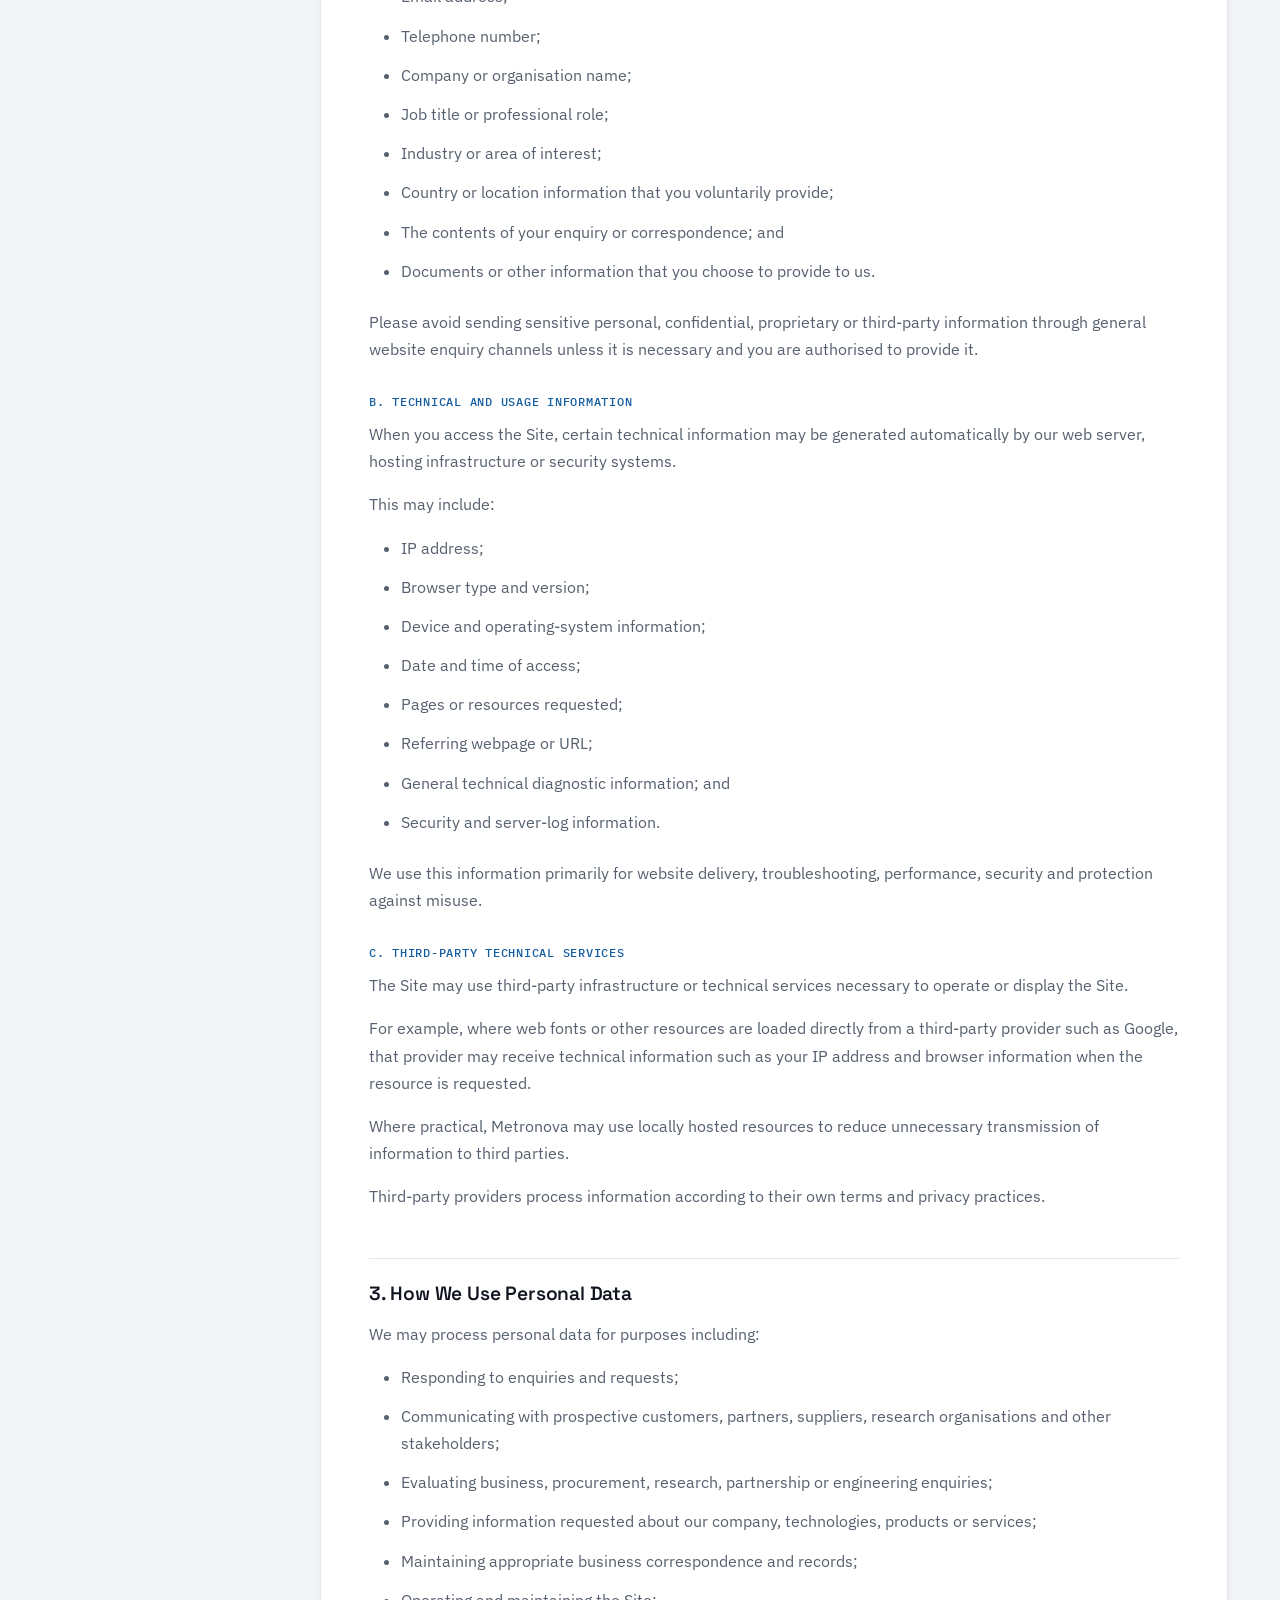
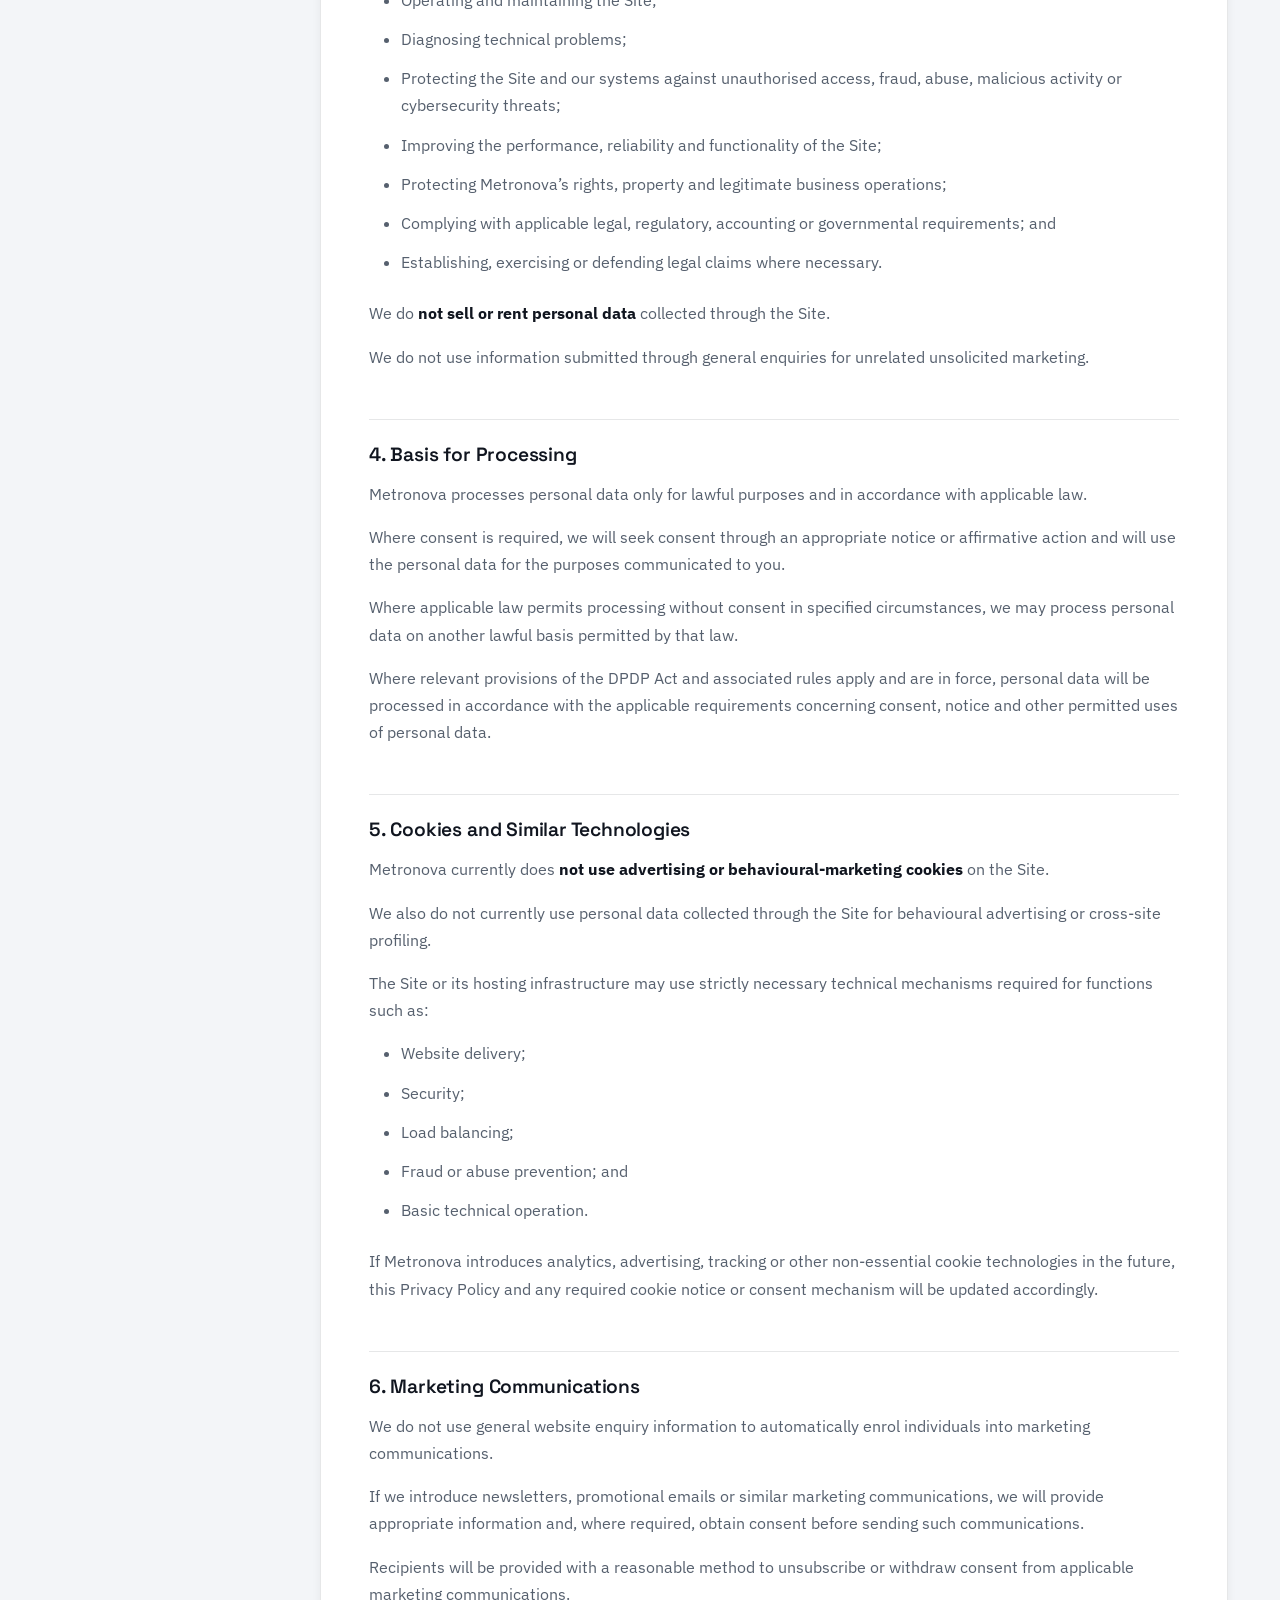
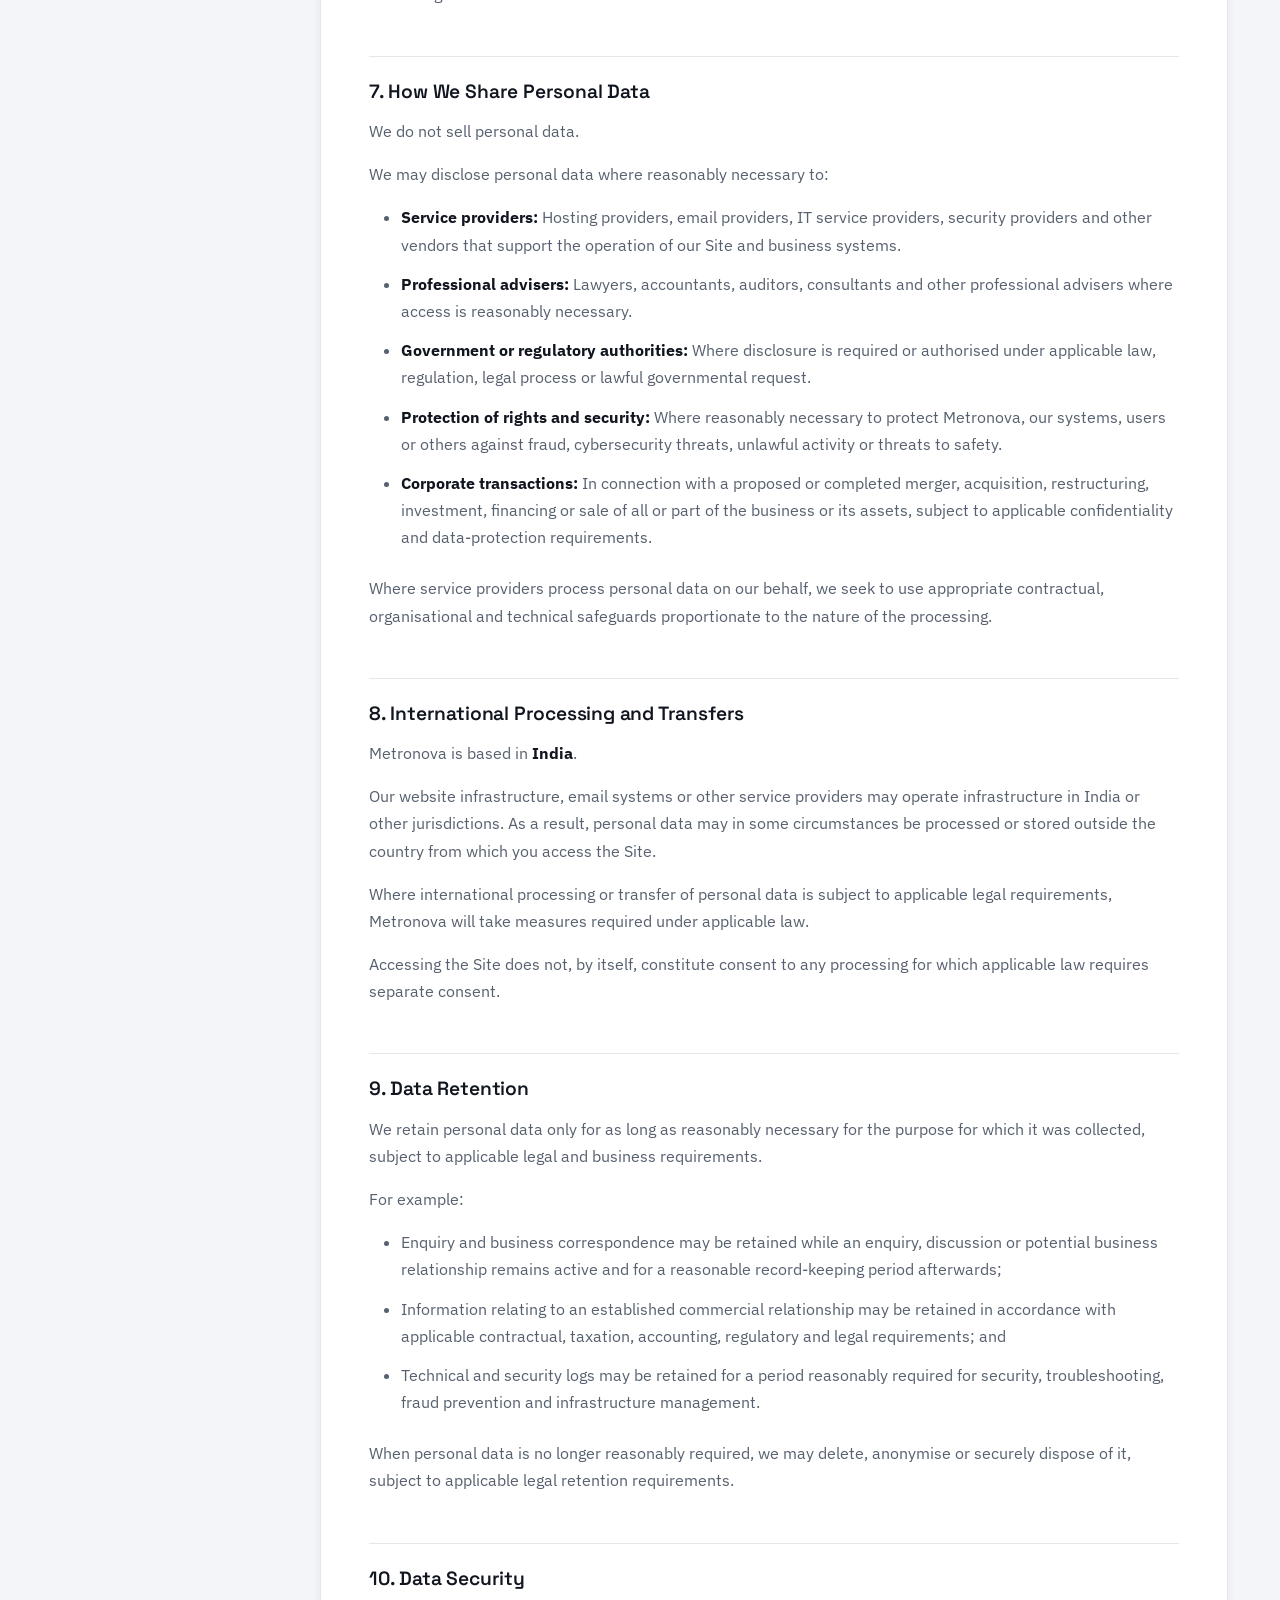
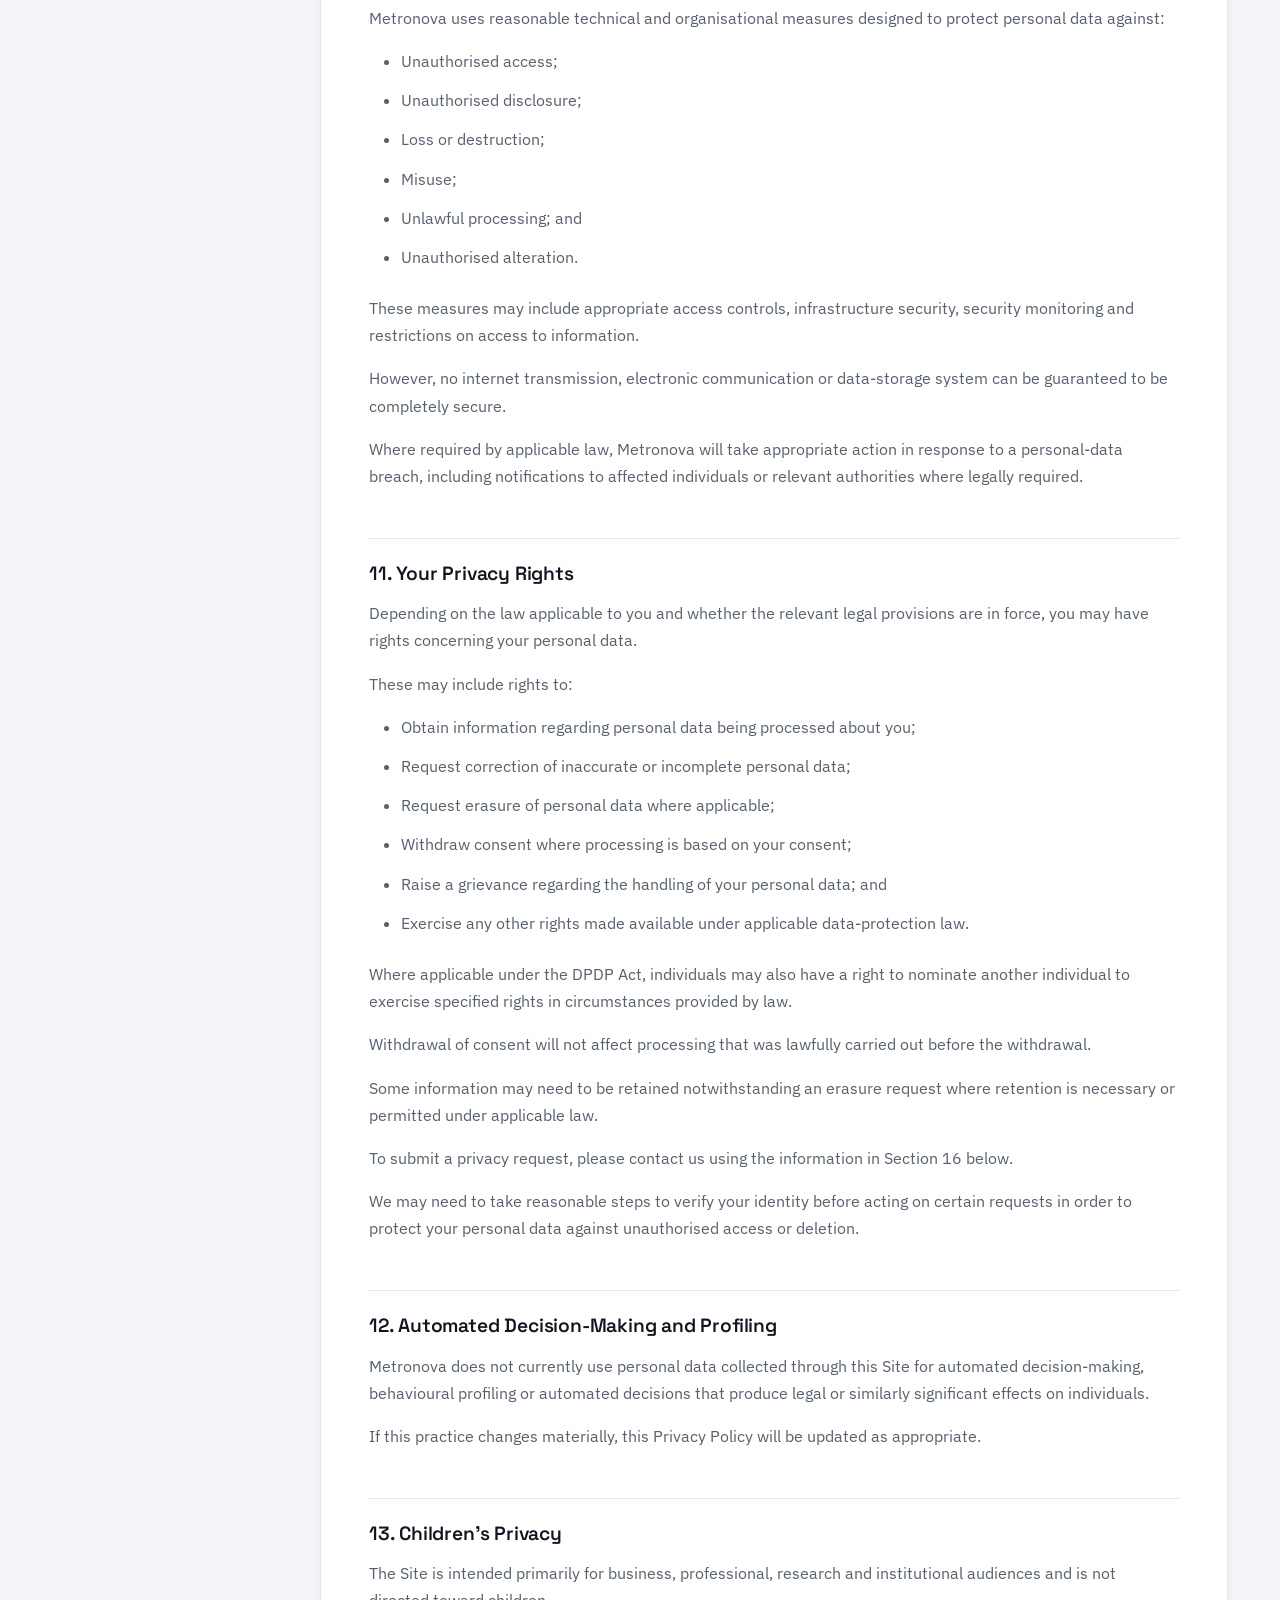
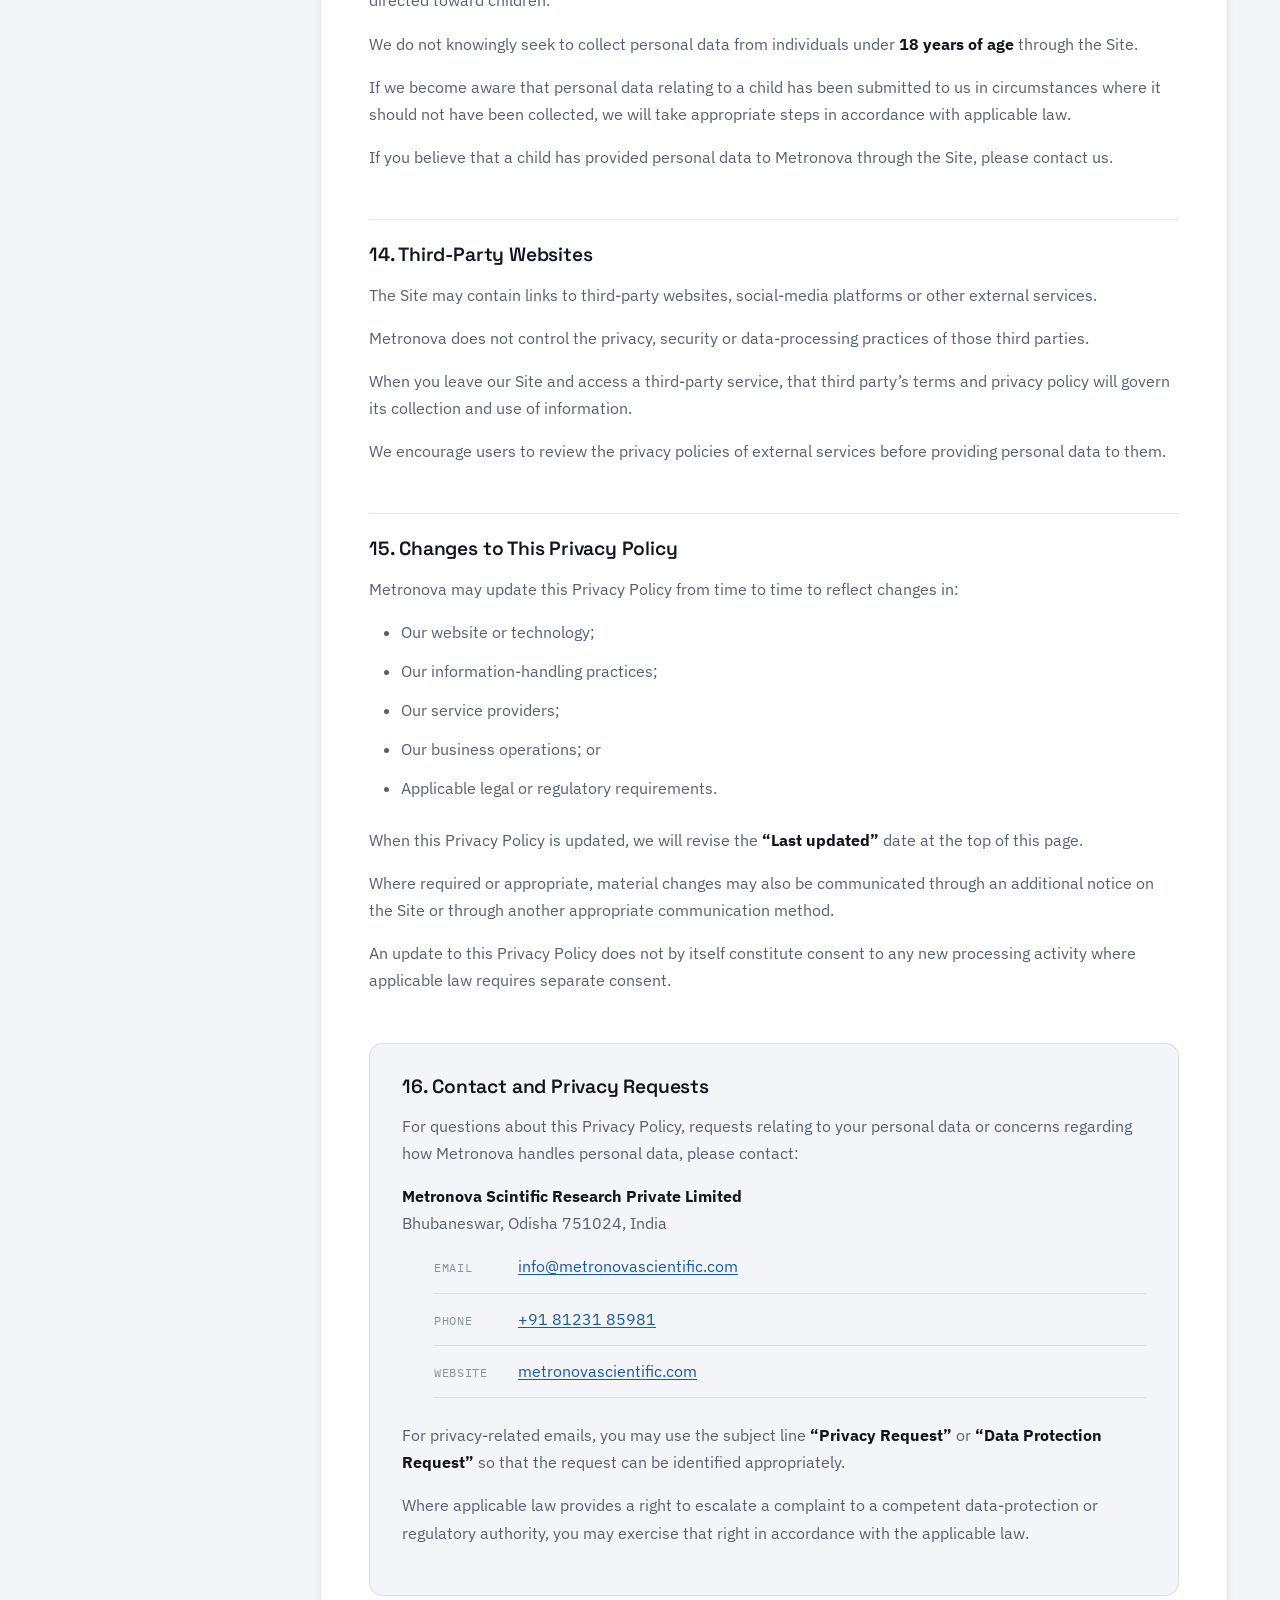
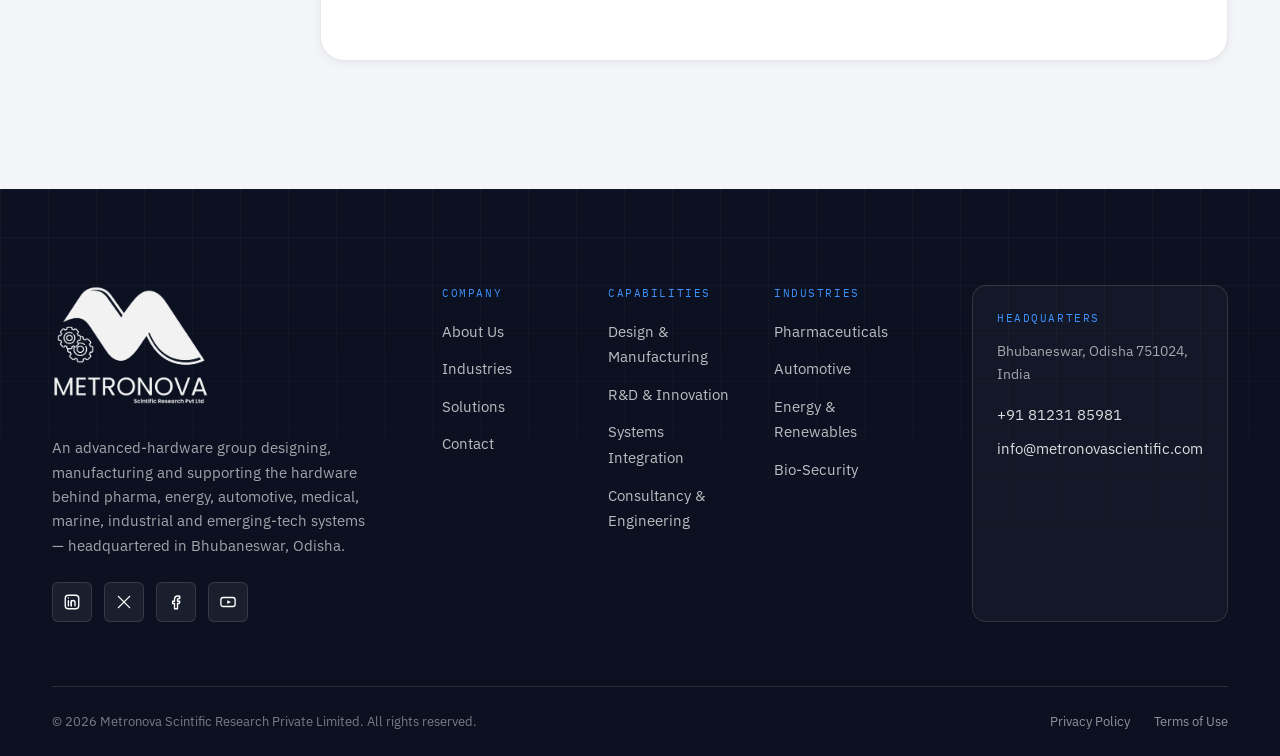
<file: privacy-policy.html>
<!DOCTYPE html>
<html lang="en">
<head>
<meta charset="UTF-8">
<meta name="viewport" content="width=device-width, initial-scale=1.0">

<title>Privacy Policy | Metronova Scintific Research</title>
<meta name="title" content="Privacy Policy | Metronova Scintific Research">
<meta name="description" content="How Metronova Scintific Research Private Limited collects, uses and protects information submitted through this website.">
<meta name="robots" content="index, follow">
<link rel="canonical" href="https://metronovascientific.com/privacy-policy.html">

<link rel="preconnect" href="https://fonts.googleapis.com">
<link rel="preconnect" href="https://fonts.gstatic.com" crossorigin>
<link rel="stylesheet" href="https://fonts.googleapis.com/css2?family=Space+Grotesk:wght@500;600;700&family=IBM+Plex+Sans:wght@400;500;600;700&family=IBM+Plex+Mono:wght@400;500&display=swap">
<link rel="stylesheet" href="assets/css/styles.css">
</head>
<body>
<svg xmlns="http://www.w3.org/2000/svg" class="icon-sprite" aria-hidden="true" focusable="false">

  <symbol id="i-pill" viewBox="0 0 24 24">
    <rect x="3" y="9.5" width="18" height="5" rx="2.5" transform="rotate(45 12 12)"/>
    <line x1="12" y1="4.9" x2="12" y2="19.1" transform="rotate(45 12 12)"/>
  </symbol>

  <symbol id="i-car" viewBox="0 0 24 24">
    <path d="M4 17 5 11.5C5.4 10 6.6 9 8.2 9h7.6c1.6 0 2.8 1 3.2 2.5L20 17"/>
    <line x1="3" y1="17" x2="21" y2="17"/>
    <circle cx="7.5" cy="17" r="1.8"/>
    <circle cx="16.5" cy="17" r="1.8"/>
  </symbol>

  <symbol id="i-heart" viewBox="0 0 24 24">
    <path d="M12 20 3.5 12.6C1.6 10.9 1.6 8 3.5 6.3 5.4 4.6 8.3 5 9.8 7.1L12 10l2.2-2.9C15.7 5 18.6 4.6 20.5 6.3c1.9 1.7 1.9 4.6 0 6.3L12 20Z"/>
    <path d="M6 12.5h2.2l1.3-2.3 2 4 1.6-3.2H17"/>
  </symbol>

  <symbol id="i-building" viewBox="0 0 24 24">
    <path d="M4 21V8l6-3v16"/>
    <path d="M10 21V5l6 2v14"/>
    <path d="M16 21V9l4-2v14"/>
    <line x1="2" y1="21" x2="22" y2="21"/>
  </symbol>

  <symbol id="i-anchor" viewBox="0 0 24 24">
    <circle cx="12" cy="5" r="2"/>
    <line x1="12" y1="7" x2="12" y2="19"/>
    <path d="M6 13c0 3.5 2.8 6.2 6 6.6"/>
    <path d="M18 13c0 3.5-2.8 6.2-6 6.6"/>
    <line x1="8" y1="10" x2="16" y2="10"/>
  </symbol>

  <symbol id="i-bolt" viewBox="0 0 24 24">
    <path d="M13 3 6 13h5l-1 8 8-11h-5l1-7Z"/>
  </symbol>

  <symbol id="i-cog" viewBox="0 0 24 24">
    <circle cx="12" cy="12" r="3.2"/>
    <path d="M12 4.5v2.2M12 17.3v2.2M4.5 12h2.2M17.3 12h2.2M6.5 6.5l1.6 1.6M15.9 15.9l1.6 1.6M17.5 6.5l-1.6 1.6M8.1 15.9l-1.6 1.6"/>
  </symbol>

  <symbol id="i-cpu" viewBox="0 0 24 24">
    <rect x="7" y="7" width="10" height="10" rx="1.5"/>
    <rect x="10" y="10" width="4" height="4"/>
    <line x1="12" y1="2" x2="12" y2="5"/>
    <line x1="12" y1="19" x2="12" y2="22"/>
    <line x1="2" y1="12" x2="5" y2="12"/>
    <line x1="19" y1="12" x2="22" y2="12"/>
    <line x1="5.3" y1="5.3" x2="7.2" y2="7.2"/>
    <line x1="16.8" y1="16.8" x2="18.7" y2="18.7"/>
    <line x1="18.7" y1="5.3" x2="16.8" y2="7.2"/>
    <line x1="7.2" y1="16.8" x2="5.3" y2="18.7"/>
  </symbol>

  <symbol id="i-flask" viewBox="0 0 24 24">
    <path d="M9 3h6"/>
    <path d="M10 3v6.5L4.8 18.3c-.8 1.4.2 3.2 1.9 3.2h10.6c1.7 0 2.7-1.8 1.9-3.2L14 9.5V3"/>
    <line x1="7.5" y1="15" x2="16.5" y2="15"/>
  </symbol>

  <symbol id="i-wrench" viewBox="0 0 24 24">
    <path d="M9.5 14.5 5 19a2 2 0 1 0 2.8 2.8L12.3 17"/>
    <path d="M13 5a4 4 0 0 0-4.9 5.7L4 15v3h3l4.3-4.1A4 4 0 1 0 13 5Z"/>
  </symbol>

  <symbol id="i-factory" viewBox="0 0 24 24">
    <path d="M3 21V12l4 2.5V12l4 2.5V12l4 2.5V9h4v12Z"/>
    <line x1="2" y1="21" x2="22" y2="21"/>
    <line x1="15" y1="9" x2="15" y2="4"/>
  </symbol>

  <symbol id="i-handshake" viewBox="0 0 24 24">
    <circle cx="9" cy="12" r="5"/>
    <circle cx="15" cy="12" r="5"/>
  </symbol>

  <symbol id="i-headset" viewBox="0 0 24 24">
    <path d="M4 13v-1a8 8 0 1 1 16 0v1"/>
    <rect x="3" y="13" width="4" height="6" rx="1.5"/>
    <rect x="17" y="13" width="4" height="6" rx="1.5"/>
    <path d="M20 19v1a3 3 0 0 1-3 3h-3"/>
  </symbol>

  <symbol id="i-shield" viewBox="0 0 24 24">
    <path d="M12 3l7 3v6c0 5-3.5 8-7 9-3.5-1-7-4-7-9V6Z"/>
    <path d="M9 12l2 2 4-4"/>
  </symbol>

  <symbol id="i-pin" viewBox="0 0 24 24">
    <path d="M12 21s7-6.5 7-12a7 7 0 1 0-14 0c0 5.5 7 12 7 12Z"/>
    <circle cx="12" cy="9" r="2.4"/>
  </symbol>

  <symbol id="i-phone" viewBox="0 0 24 24">
    <path d="M6.5 3h3l1.5 4-2 1.5a12 12 0 0 0 6 6l1.5-2 4 1.5v3a1.5 1.5 0 0 1-1.6 1.5A17 17 0 0 1 5 5.6 1.5 1.5 0 0 1 6.5 3Z"/>
  </symbol>

  <symbol id="i-mail" viewBox="0 0 24 24">
    <rect x="3" y="5.5" width="18" height="13" rx="2"/>
    <path d="M4 6.5l8 6.5 8-6.5"/>
  </symbol>

  <symbol id="i-linkedin" viewBox="0 0 24 24">
    <rect x="3" y="3" width="18" height="18" rx="4"/>
    <line x1="7.2" y1="10.2" x2="7.2" y2="17"/>
    <circle cx="7.2" cy="6.7" r="0.9" fill="currentColor" stroke="none"/>
    <path d="M11 17v-4.5c0-1.5 1-2.5 2.5-2.5S16 11 16 12.5V17"/>
    <line x1="11" y1="10.2" x2="11" y2="17"/>
  </symbol>

  <symbol id="i-twitter" viewBox="0 0 24 24">
    <line x1="4.5" y1="4.5" x2="19.5" y2="19.5"/>
    <line x1="19.5" y1="4.5" x2="4.5" y2="19.5"/>
  </symbol>

  <symbol id="i-facebook" viewBox="0 0 24 24">
    <path d="M14 21v-7h2.5l.5-3H14V9c0-1 .3-1.7 1.8-1.7H17V4.3C16.6 4.2 15.6 4 14.4 4 11.9 4 10 5.5 10 8.4V11H7.5v3H10v7Z"/>
  </symbol>

  <symbol id="i-youtube" viewBox="0 0 24 24">
    <rect x="2.5" y="6" width="19" height="12" rx="3"/>
    <path d="M11 9.5l5 2.5-5 2.5Z" fill="currentColor" stroke="none"/>
  </symbol>

  <symbol id="i-arrow" viewBox="0 0 24 24">
    <line x1="4" y1="12" x2="19" y2="12"/>
    <path d="M14 6l6 6-6 6"/>
  </symbol>

  <symbol id="i-check" viewBox="0 0 24 24">
    <path d="M4 12l5 5L20 6"/>
  </symbol>

  <symbol id="i-bulb" viewBox="0 0 24 24">
    <path d="M9 18h6"/>
    <path d="M10 21h4"/>
    <path d="M12 3a6 6 0 0 0-3.5 10.9c.5.4.8 1 .8 1.6v.5h5.4v-.5c0-.6.3-1.2.8-1.6A6 6 0 0 0 12 3Z"/>
  </symbol>

  <symbol id="i-cycle" viewBox="0 0 24 24">
    <path d="M7 3v4H3"/>
    <path d="M3.5 7A9 9 0 0 1 20 6"/>
    <path d="M17 21v-4h4"/>
    <path d="M20.5 17A9 9 0 0 1 4 18"/>
  </symbol>

  <symbol id="i-layers" viewBox="0 0 24 24">
    <path d="M12 3l9 5-9 5-9-5Z"/>
    <path d="M3 13l9 5 9-5"/>
  </symbol>

  <symbol id="i-target" viewBox="0 0 24 24">
    <circle cx="12" cy="12" r="8"/>
    <circle cx="12" cy="12" r="4"/>
    <circle cx="12" cy="12" r="0.7" fill="currentColor" stroke="none"/>
  </symbol>

</svg>


<a class="skip-link" href="#main">Skip to content</a>

<header class="site-header">
  <nav class="nav container" aria-label="Primary">
    <a href="index.html" class="nav__brand" aria-label="Metronova Scintific Research — home">
      <img src="Metronova.png" alt="" class="nav__logo" width="792" height="607">
    </a>
    <ul class="nav__menu" id="primary-menu">
      <li><a href="index.html">Home</a></li>
      <li><a href="about.html">About</a></li>
      <li><a href="industries.html">Industries</a></li>
      <li><a href="solutions.html">Solutions</a></li>
      <li><a href="contact.html">Contact</a></li>
      <li class="nav__menu-cta"><a href="contact.html" class="btn btn--primary">Start a Project</a></li>
    </ul>
    <div class="nav__actions">
      <a href="contact.html" class="btn btn--primary">Start a Project</a>
      <button class="nav__toggle" type="button" aria-label="Toggle menu" aria-expanded="false" aria-controls="primary-menu">
        <span></span><span></span><span></span>
      </button>
    </div>
  </nav>
</header>

<main id="main">

  <section class="page-hero">
    <div class="container page-hero__inner">
      <p class="eyebrow eyebrow--light">Legal</p>
      <h1>Privacy Policy</h1>
      <p>How we collect, use, store and protect personal data when you use this website or contact us.</p>
    </div>
  </section>

  <section class="section">
    <div class="container privacy-layout">
      <aside class="privacy-toc" aria-label="On this page">
        <p class="privacy-toc__label">On this page</p>
        <nav>
          <ol>
            <li><a href="#scope"><span>01</span> Scope</a></li>
            <li><a href="#data-we-collect"><span>02</span> Data we collect</a></li>
            <li><a href="#how-we-use"><span>03</span> How we use it</a></li>
            <li><a href="#basis"><span>04</span> Basis for processing</a></li>
            <li><a href="#cookies"><span>05</span> Cookies</a></li>
            <li><a href="#marketing"><span>06</span> Marketing</a></li>
            <li><a href="#sharing"><span>07</span> Sharing</a></li>
            <li><a href="#transfers"><span>08</span> International transfers</a></li>
            <li><a href="#retention"><span>09</span> Retention</a></li>
            <li><a href="#security"><span>10</span> Security</a></li>
            <li><a href="#rights"><span>11</span> Your rights</a></li>
            <li><a href="#automated"><span>12</span> Automated decisions</a></li>
            <li><a href="#children"><span>13</span> Children</a></li>
            <li><a href="#third-parties"><span>14</span> Third-party sites</a></li>
            <li><a href="#changes"><span>15</span> Changes</a></li>
            <li><a href="#contact"><span>16</span> Contact</a></li>
          </ol>
        </nav>
      </aside>
      <article class="legal-doc privacy-doc">
    <p class="legal__meta">Last updated: 7 July 2026 &middot; Metronova Scintific Research Private Limited</p>

    <div class="privacy-lead">
    <p><strong>Metronova Scintific Research Private Limited</strong>, operating under the brand name <strong>Metronova Scientific</strong> (&ldquo;Metronova&rdquo;, &ldquo;we&rdquo;, &ldquo;us&rdquo; or &ldquo;our&rdquo;), respects your privacy and is committed to handling personal data responsibly.</p>

    <p>This Privacy Policy explains how we collect, use, store, share and protect personal data when you visit <strong>metronovascientific.com</strong> (the &ldquo;Site&rdquo;), communicate with us using the contact details provided on the Site, or otherwise interact with us in connection with the Site.</p>

    <p>For the purposes of applicable data-protection law, including the <strong>Digital Personal Data Protection Act, 2023 (&ldquo;DPDP Act&rdquo;)</strong> to the extent its relevant provisions apply and are in force, Metronova may act as the <strong>Data Fiduciary</strong> in relation to personal data processed by us.</p>
    </div>

    <h2 id="scope">1. Scope of This Privacy Policy</h2>
    <p>This Privacy Policy applies to personal data collected:</p>
    <ul>
      <li>When you visit or use the Site;</li>
      <li>When you contact us through an enquiry or contact mechanism available on the Site;</li>
      <li>When you communicate with us using an email address or phone number published on the Site; and</li>
      <li>Through technical information generated when you access the Site.</li>
    </ul>
    <p>This Privacy Policy does not govern information processed under separate contracts, employment arrangements or other relationships where a separate privacy notice or agreement applies.</p>
    <p>Third-party websites and platforms linked from the Site operate under their own privacy policies.</p>

    <h2 id="data-we-collect">2. Personal Data We May Collect</h2>
    <p>The personal data we collect depends on how you interact with us.</p>

    <h3>A. Information You Provide to Us</h3>
    <p>When you contact Metronova, we may receive information such as:</p>
    <ul>
      <li>Your name;</li>
      <li>Email address;</li>
      <li>Telephone number;</li>
      <li>Company or organisation name;</li>
      <li>Job title or professional role;</li>
      <li>Industry or area of interest;</li>
      <li>Country or location information that you voluntarily provide;</li>
      <li>The contents of your enquiry or correspondence; and</li>
      <li>Documents or other information that you choose to provide to us.</li>
    </ul>
    <p>Please avoid sending sensitive personal, confidential, proprietary or third-party information through general website enquiry channels unless it is necessary and you are authorised to provide it.</p>

    <h3>B. Technical and Usage Information</h3>
    <p>When you access the Site, certain technical information may be generated automatically by our web server, hosting infrastructure or security systems.</p>
    <p>This may include:</p>
    <ul>
      <li>IP address;</li>
      <li>Browser type and version;</li>
      <li>Device and operating-system information;</li>
      <li>Date and time of access;</li>
      <li>Pages or resources requested;</li>
      <li>Referring webpage or URL;</li>
      <li>General technical diagnostic information; and</li>
      <li>Security and server-log information.</li>
    </ul>
    <p>We use this information primarily for website delivery, troubleshooting, performance, security and protection against misuse.</p>

    <h3>C. Third-Party Technical Services</h3>
    <p>The Site may use third-party infrastructure or technical services necessary to operate or display the Site.</p>
    <p>For example, where web fonts or other resources are loaded directly from a third-party provider such as Google, that provider may receive technical information such as your IP address and browser information when the resource is requested.</p>
    <p>Where practical, Metronova may use locally hosted resources to reduce unnecessary transmission of information to third parties.</p>
    <p>Third-party providers process information according to their own terms and privacy practices.</p>

    <h2 id="how-we-use">3. How We Use Personal Data</h2>
    <p>We may process personal data for purposes including:</p>
    <ul>
      <li>Responding to enquiries and requests;</li>
      <li>Communicating with prospective customers, partners, suppliers, research organisations and other stakeholders;</li>
      <li>Evaluating business, procurement, research, partnership or engineering enquiries;</li>
      <li>Providing information requested about our company, technologies, products or services;</li>
      <li>Maintaining appropriate business correspondence and records;</li>
      <li>Operating and maintaining the Site;</li>
      <li>Diagnosing technical problems;</li>
      <li>Protecting the Site and our systems against unauthorised access, fraud, abuse, malicious activity or cybersecurity threats;</li>
      <li>Improving the performance, reliability and functionality of the Site;</li>
      <li>Protecting Metronova&rsquo;s rights, property and legitimate business operations;</li>
      <li>Complying with applicable legal, regulatory, accounting or governmental requirements; and</li>
      <li>Establishing, exercising or defending legal claims where necessary.</li>
    </ul>
    <p>We do <strong>not sell or rent personal data</strong> collected through the Site.</p>
    <p>We do not use information submitted through general enquiries for unrelated unsolicited marketing.</p>

    <h2 id="basis">4. Basis for Processing</h2>
    <p>Metronova processes personal data only for lawful purposes and in accordance with applicable law.</p>
    <p>Where consent is required, we will seek consent through an appropriate notice or affirmative action and will use the personal data for the purposes communicated to you.</p>
    <p>Where applicable law permits processing without consent in specified circumstances, we may process personal data on another lawful basis permitted by that law.</p>
    <p>Where relevant provisions of the DPDP Act and associated rules apply and are in force, personal data will be processed in accordance with the applicable requirements concerning consent, notice and other permitted uses of personal data.</p>

    <h2 id="cookies">5. Cookies and Similar Technologies</h2>
    <p>Metronova currently does <strong>not use advertising or behavioural-marketing cookies</strong> on the Site.</p>
    <p>We also do not currently use personal data collected through the Site for behavioural advertising or cross-site profiling.</p>
    <p>The Site or its hosting infrastructure may use strictly necessary technical mechanisms required for functions such as:</p>
    <ul>
      <li>Website delivery;</li>
      <li>Security;</li>
      <li>Load balancing;</li>
      <li>Fraud or abuse prevention; and</li>
      <li>Basic technical operation.</li>
    </ul>
    <p>If Metronova introduces analytics, advertising, tracking or other non-essential cookie technologies in the future, this Privacy Policy and any required cookie notice or consent mechanism will be updated accordingly.</p>

    <h2 id="marketing">6. Marketing Communications</h2>
    <p>We do not use general website enquiry information to automatically enrol individuals into marketing communications.</p>
    <p>If we introduce newsletters, promotional emails or similar marketing communications, we will provide appropriate information and, where required, obtain consent before sending such communications.</p>
    <p>Recipients will be provided with a reasonable method to unsubscribe or withdraw consent from applicable marketing communications.</p>

    <h2 id="sharing">7. How We Share Personal Data</h2>
    <p>We do not sell personal data.</p>
    <p>We may disclose personal data where reasonably necessary to:</p>
    <ul>
      <li><strong>Service providers:</strong> Hosting providers, email providers, IT service providers, security providers and other vendors that support the operation of our Site and business systems.</li>
      <li><strong>Professional advisers:</strong> Lawyers, accountants, auditors, consultants and other professional advisers where access is reasonably necessary.</li>
      <li><strong>Government or regulatory authorities:</strong> Where disclosure is required or authorised under applicable law, regulation, legal process or lawful governmental request.</li>
      <li><strong>Protection of rights and security:</strong> Where reasonably necessary to protect Metronova, our systems, users or others against fraud, cybersecurity threats, unlawful activity or threats to safety.</li>
      <li><strong>Corporate transactions:</strong> In connection with a proposed or completed merger, acquisition, restructuring, investment, financing or sale of all or part of the business or its assets, subject to applicable confidentiality and data-protection requirements.</li>
    </ul>
    <p>Where service providers process personal data on our behalf, we seek to use appropriate contractual, organisational and technical safeguards proportionate to the nature of the processing.</p>

    <h2 id="transfers">8. International Processing and Transfers</h2>
    <p>Metronova is based in <strong>India</strong>.</p>
    <p>Our website infrastructure, email systems or other service providers may operate infrastructure in India or other jurisdictions. As a result, personal data may in some circumstances be processed or stored outside the country from which you access the Site.</p>
    <p>Where international processing or transfer of personal data is subject to applicable legal requirements, Metronova will take measures required under applicable law.</p>
    <p>Accessing the Site does not, by itself, constitute consent to any processing for which applicable law requires separate consent.</p>

    <h2 id="retention">9. Data Retention</h2>
    <p>We retain personal data only for as long as reasonably necessary for the purpose for which it was collected, subject to applicable legal and business requirements.</p>
    <p>For example:</p>
    <ul>
      <li>Enquiry and business correspondence may be retained while an enquiry, discussion or potential business relationship remains active and for a reasonable record-keeping period afterwards;</li>
      <li>Information relating to an established commercial relationship may be retained in accordance with applicable contractual, taxation, accounting, regulatory and legal requirements; and</li>
      <li>Technical and security logs may be retained for a period reasonably required for security, troubleshooting, fraud prevention and infrastructure management.</li>
    </ul>
    <p>When personal data is no longer reasonably required, we may delete, anonymise or securely dispose of it, subject to applicable legal retention requirements.</p>

    <h2 id="security">10. Data Security</h2>
    <p>Metronova uses reasonable technical and organisational measures designed to protect personal data against:</p>
    <ul>
      <li>Unauthorised access;</li>
      <li>Unauthorised disclosure;</li>
      <li>Loss or destruction;</li>
      <li>Misuse;</li>
      <li>Unlawful processing; and</li>
      <li>Unauthorised alteration.</li>
    </ul>
    <p>These measures may include appropriate access controls, infrastructure security, security monitoring and restrictions on access to information.</p>
    <p>However, no internet transmission, electronic communication or data-storage system can be guaranteed to be completely secure.</p>
    <p>Where required by applicable law, Metronova will take appropriate action in response to a personal-data breach, including notifications to affected individuals or relevant authorities where legally required.</p>

    <h2 id="rights">11. Your Privacy Rights</h2>
    <p>Depending on the law applicable to you and whether the relevant legal provisions are in force, you may have rights concerning your personal data.</p>
    <p>These may include rights to:</p>
    <ul>
      <li>Obtain information regarding personal data being processed about you;</li>
      <li>Request correction of inaccurate or incomplete personal data;</li>
      <li>Request erasure of personal data where applicable;</li>
      <li>Withdraw consent where processing is based on your consent;</li>
      <li>Raise a grievance regarding the handling of your personal data; and</li>
      <li>Exercise any other rights made available under applicable data-protection law.</li>
    </ul>
    <p>Where applicable under the DPDP Act, individuals may also have a right to nominate another individual to exercise specified rights in circumstances provided by law.</p>
    <p>Withdrawal of consent will not affect processing that was lawfully carried out before the withdrawal.</p>
    <p>Some information may need to be retained notwithstanding an erasure request where retention is necessary or permitted under applicable law.</p>
    <p>To submit a privacy request, please contact us using the information in Section 16 below.</p>
    <p>We may need to take reasonable steps to verify your identity before acting on certain requests in order to protect your personal data against unauthorised access or deletion.</p>

    <h2 id="automated">12. Automated Decision-Making and Profiling</h2>
    <p>Metronova does not currently use personal data collected through this Site for automated decision-making, behavioural profiling or automated decisions that produce legal or similarly significant effects on individuals.</p>
    <p>If this practice changes materially, this Privacy Policy will be updated as appropriate.</p>

    <h2 id="children">13. Children&rsquo;s Privacy</h2>
    <p>The Site is intended primarily for business, professional, research and institutional audiences and is not directed toward children.</p>
    <p>We do not knowingly seek to collect personal data from individuals under <strong>18 years of age</strong> through the Site.</p>
    <p>If we become aware that personal data relating to a child has been submitted to us in circumstances where it should not have been collected, we will take appropriate steps in accordance with applicable law.</p>
    <p>If you believe that a child has provided personal data to Metronova through the Site, please contact us.</p>

    <h2 id="third-parties">14. Third-Party Websites</h2>
    <p>The Site may contain links to third-party websites, social-media platforms or other external services.</p>
    <p>Metronova does not control the privacy, security or data-processing practices of those third parties.</p>
    <p>When you leave our Site and access a third-party service, that third party&rsquo;s terms and privacy policy will govern its collection and use of information.</p>
    <p>We encourage users to review the privacy policies of external services before providing personal data to them.</p>

    <h2 id="changes">15. Changes to This Privacy Policy</h2>
    <p>Metronova may update this Privacy Policy from time to time to reflect changes in:</p>
    <ul>
      <li>Our website or technology;</li>
      <li>Our information-handling practices;</li>
      <li>Our service providers;</li>
      <li>Our business operations; or</li>
      <li>Applicable legal or regulatory requirements.</li>
    </ul>
    <p>When this Privacy Policy is updated, we will revise the <strong>&ldquo;Last updated&rdquo;</strong> date at the top of this page.</p>
    <p>Where required or appropriate, material changes may also be communicated through an additional notice on the Site or through another appropriate communication method.</p>
    <p>An update to this Privacy Policy does not by itself constitute consent to any new processing activity where applicable law requires separate consent.</p>

    <div class="privacy-contact" id="contact">
    <h2>16. Contact and Privacy Requests</h2>
    <p>For questions about this Privacy Policy, requests relating to your personal data or concerns regarding how Metronova handles personal data, please contact:</p>
    <p class="privacy-contact__card">
      <strong>Metronova Scintific Research Private Limited</strong><br>
      Bhubaneswar, Odisha 751024, India
    </p>
    <ul class="privacy-contact__links">
      <li><span>Email</span> <a href="mailto:info@metronovascientific.com">info@metronovascientific.com</a></li>
      <li><span>Phone</span> <a href="tel:+918123185981">+91 81231 85981</a></li>
      <li><span>Website</span> <a href="https://metronovascientific.com">metronovascientific.com</a></li>
    </ul>
    <p>For privacy-related emails, you may use the subject line <strong>&ldquo;Privacy Request&rdquo;</strong> or <strong>&ldquo;Data Protection Request&rdquo;</strong> so that the request can be identified appropriately.</p>
    <p>Where applicable law provides a right to escalate a complaint to a competent data-protection or regulatory authority, you may exercise that right in accordance with the applicable law.</p>
    </div>
      </article>
    </div>
  </section>

</main>

<footer class="site-footer">
  <div class="container">
    <div class="footer__main">
      <div class="footer__identity">
        <a href="index.html" class="footer__brand-link" aria-label="Metronova Scintific Research — home">
          <img src="Metronova.png" alt="" class="footer__logo" width="792" height="607" loading="lazy">
        </a>
        <p class="footer__desc">An advanced-hardware group designing, manufacturing and supporting the hardware behind pharma, energy, automotive, medical, marine, industrial and emerging-tech systems — headquartered in Bhubaneswar, Odisha.</p>
        <div class="footer__social">
          <a href="#" aria-label="Metronova on LinkedIn"><svg class="icon" viewBox="0 0 24 24" aria-hidden="true" focusable="false"><use href="#i-linkedin"></use></svg></a>
          <a href="#" aria-label="Metronova on X"><svg class="icon" viewBox="0 0 24 24" aria-hidden="true" focusable="false"><use href="#i-twitter"></use></svg></a>
          <a href="#" aria-label="Metronova on Facebook"><svg class="icon" viewBox="0 0 24 24" aria-hidden="true" focusable="false"><use href="#i-facebook"></use></svg></a>
          <a href="#" aria-label="Metronova on YouTube"><svg class="icon" viewBox="0 0 24 24" aria-hidden="true" focusable="false"><use href="#i-youtube"></use></svg></a>
        </div>
      </div>
      <nav class="footer__nav" aria-label="Footer">
        <div class="footer__col">
          <div class="footer__heading">Company</div>
          <ul>
            <li><a href="about.html">About Us</a></li>
            <li><a href="industries.html">Industries</a></li>
            <li><a href="solutions.html">Solutions</a></li>
            <li><a href="contact.html">Contact</a></li>
          </ul>
        </div>
        <div class="footer__col">
          <div class="footer__heading">Capabilities</div>
          <ul>
            <li><a href="solutions.html#design-manufacturing">Design &amp; Manufacturing</a></li>
            <li><a href="solutions.html#rnd">R&amp;D &amp; Innovation</a></li>
            <li><a href="solutions.html#integration">Systems Integration</a></li>
            <li><a href="solutions.html#consultancy">Consultancy &amp; Engineering</a></li>
          </ul>
        </div>
        <div class="footer__col">
          <div class="footer__heading">Industries</div>
          <ul>
            <li><a href="industries.html#pharma">Pharmaceuticals</a></li>
            <li><a href="industries.html#automotive">Automotive</a></li>
            <li><a href="industries.html#energy">Energy &amp; Renewables</a></li>
            <li><a href="industries.html#biosecurity">Bio-Security</a></li>
          </ul>
        </div>
      </nav>
      <div class="footer__contact">
        <div class="footer__heading">Headquarters</div>
        <address>
          Bhubaneswar, Odisha 751024, India
        </address>
        <ul>
          <li><a href="tel:+918123185981">+91 81231 85981</a></li>
          <li><a href="mailto:info@metronovascientific.com">info@metronovascientific.com</a></li>
        </ul>
      </div>
    </div>
    <div class="footer__bar">
      <p>&copy; <span data-year>2026</span> Metronova Scintific Research Private Limited. All rights reserved.</p>
      <div class="footer__legal">
        <a href="privacy-policy.html">Privacy Policy</a>
        <a href="terms-of-use.html">Terms of Use</a>
      </div>
    </div>
  </div>
</footer>

<script src="assets/js/main.js"></script>
</body>
</html>
</file>
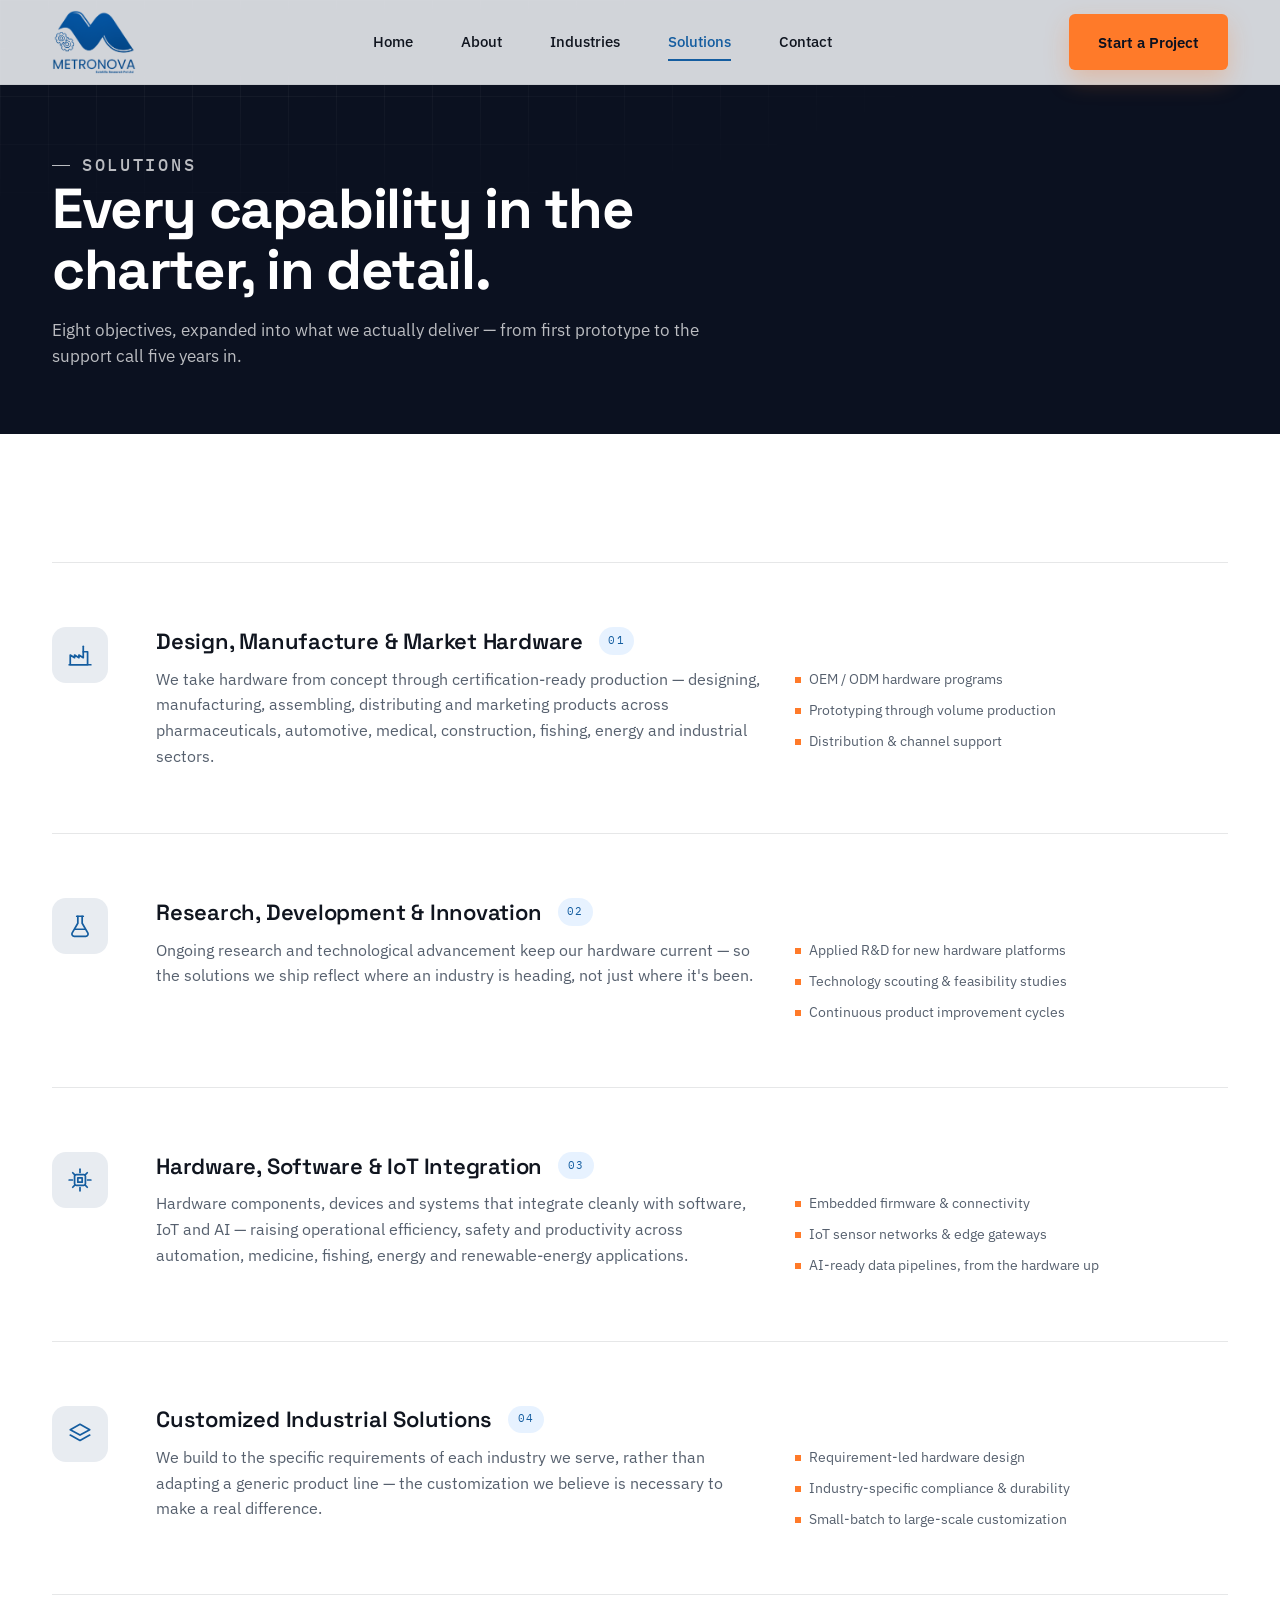
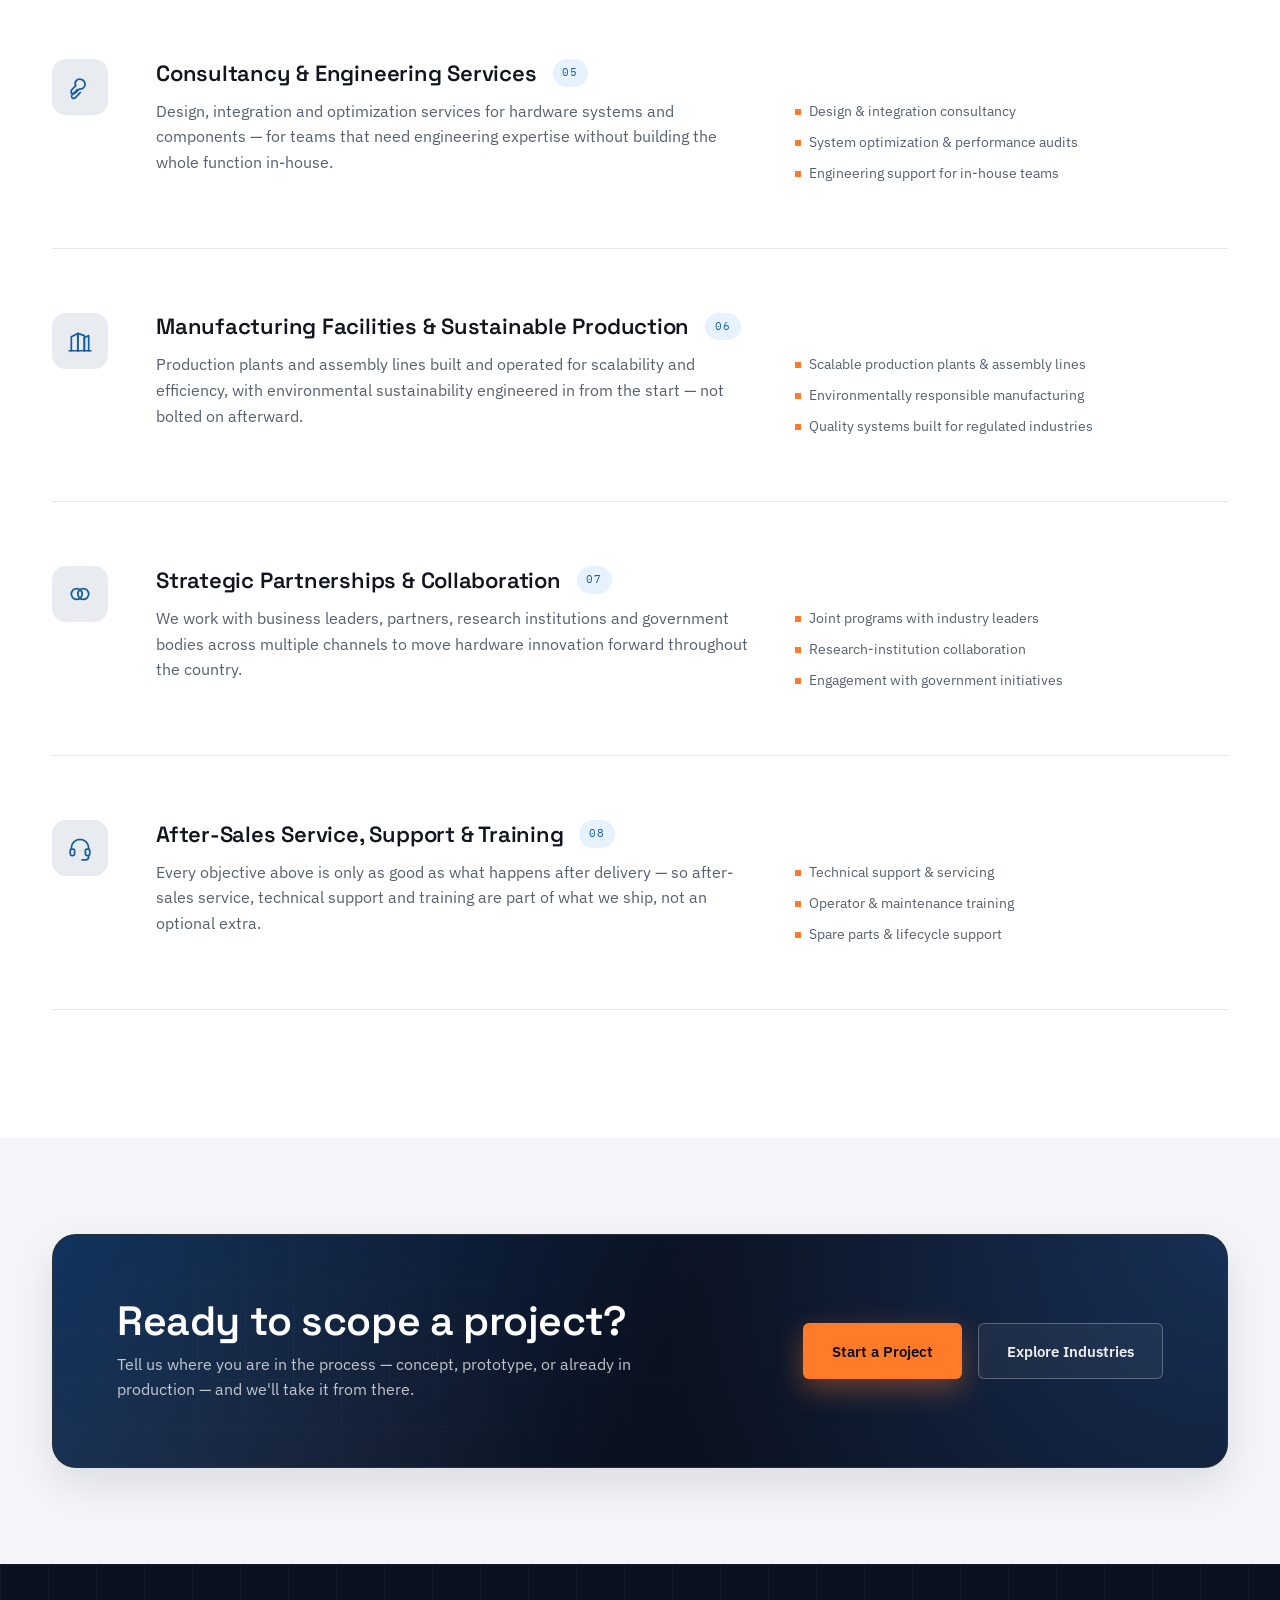
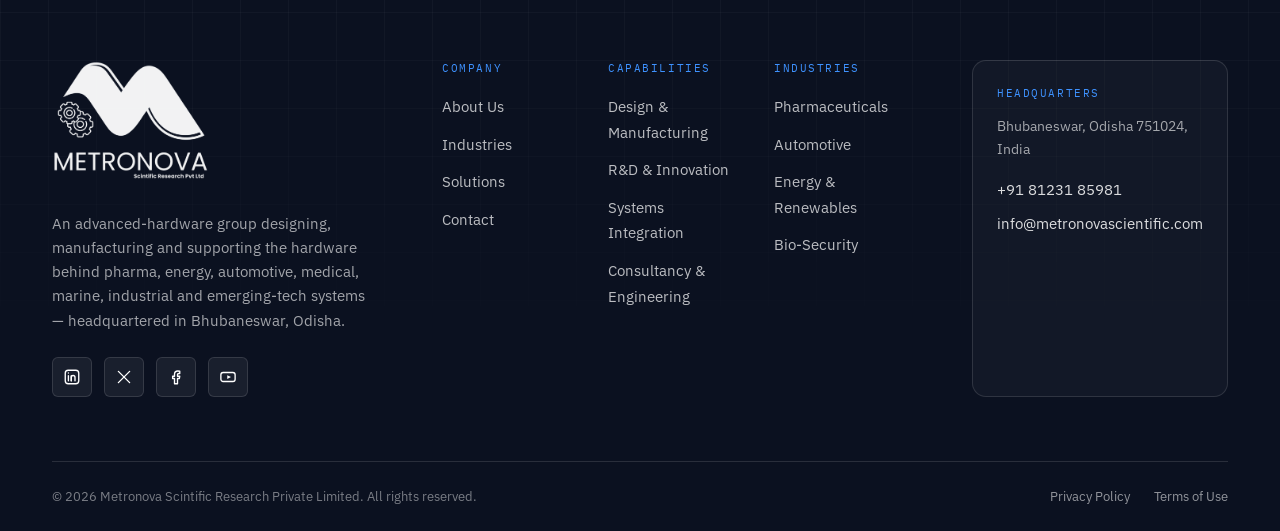
<file: solutions.html>
<!DOCTYPE html>
<html lang="en">
<head>
<meta charset="UTF-8">
<meta name="viewport" content="width=device-width, initial-scale=1.0">

<title>Solutions | Metronova Scintific Research</title>
<meta name="title" content="Solutions | Metronova Scintific Research">
<meta name="description" content="From design and manufacturing to R&amp;D, systems integration, consultancy, sustainable production, partnerships and after-sales support — Metronova's full capability set.">
<meta name="robots" content="index, follow">
<link rel="canonical" href="https://metronovascientific.com/solutions.html">

<meta property="og:type" content="website">
<meta property="og:url" content="https://metronovascientific.com/solutions.html">
<meta property="og:title" content="Solutions | Metronova Scintific Research">
<meta property="og:description" content="Design, manufacturing, R&amp;D, systems integration, consultancy, sustainable production, partnerships and after-sales support.">
<meta property="og:image" content="https://metronovascientific.com/Metronova.png">

<link rel="preconnect" href="https://fonts.googleapis.com">
<link rel="preconnect" href="https://fonts.gstatic.com" crossorigin>
<link rel="stylesheet" href="https://fonts.googleapis.com/css2?family=Space+Grotesk:wght@500;600;700&family=IBM+Plex+Sans:wght@400;500;600;700&family=IBM+Plex+Mono:wght@400;500&display=swap">
<link rel="stylesheet" href="assets/css/styles.css">
</head>
<body>
<svg xmlns="http://www.w3.org/2000/svg" class="icon-sprite" aria-hidden="true" focusable="false">

  <symbol id="i-pill" viewBox="0 0 24 24">
    <rect x="3" y="9.5" width="18" height="5" rx="2.5" transform="rotate(45 12 12)"/>
    <line x1="12" y1="4.9" x2="12" y2="19.1" transform="rotate(45 12 12)"/>
  </symbol>

  <symbol id="i-car" viewBox="0 0 24 24">
    <path d="M4 17 5 11.5C5.4 10 6.6 9 8.2 9h7.6c1.6 0 2.8 1 3.2 2.5L20 17"/>
    <line x1="3" y1="17" x2="21" y2="17"/>
    <circle cx="7.5" cy="17" r="1.8"/>
    <circle cx="16.5" cy="17" r="1.8"/>
  </symbol>

  <symbol id="i-heart" viewBox="0 0 24 24">
    <path d="M12 20 3.5 12.6C1.6 10.9 1.6 8 3.5 6.3 5.4 4.6 8.3 5 9.8 7.1L12 10l2.2-2.9C15.7 5 18.6 4.6 20.5 6.3c1.9 1.7 1.9 4.6 0 6.3L12 20Z"/>
    <path d="M6 12.5h2.2l1.3-2.3 2 4 1.6-3.2H17"/>
  </symbol>

  <symbol id="i-building" viewBox="0 0 24 24">
    <path d="M4 21V8l6-3v16"/>
    <path d="M10 21V5l6 2v14"/>
    <path d="M16 21V9l4-2v14"/>
    <line x1="2" y1="21" x2="22" y2="21"/>
  </symbol>

  <symbol id="i-anchor" viewBox="0 0 24 24">
    <circle cx="12" cy="5" r="2"/>
    <line x1="12" y1="7" x2="12" y2="19"/>
    <path d="M6 13c0 3.5 2.8 6.2 6 6.6"/>
    <path d="M18 13c0 3.5-2.8 6.2-6 6.6"/>
    <line x1="8" y1="10" x2="16" y2="10"/>
  </symbol>

  <symbol id="i-bolt" viewBox="0 0 24 24">
    <path d="M13 3 6 13h5l-1 8 8-11h-5l1-7Z"/>
  </symbol>

  <symbol id="i-cog" viewBox="0 0 24 24">
    <circle cx="12" cy="12" r="3.2"/>
    <path d="M12 4.5v2.2M12 17.3v2.2M4.5 12h2.2M17.3 12h2.2M6.5 6.5l1.6 1.6M15.9 15.9l1.6 1.6M17.5 6.5l-1.6 1.6M8.1 15.9l-1.6 1.6"/>
  </symbol>

  <symbol id="i-cpu" viewBox="0 0 24 24">
    <rect x="7" y="7" width="10" height="10" rx="1.5"/>
    <rect x="10" y="10" width="4" height="4"/>
    <line x1="12" y1="2" x2="12" y2="5"/>
    <line x1="12" y1="19" x2="12" y2="22"/>
    <line x1="2" y1="12" x2="5" y2="12"/>
    <line x1="19" y1="12" x2="22" y2="12"/>
    <line x1="5.3" y1="5.3" x2="7.2" y2="7.2"/>
    <line x1="16.8" y1="16.8" x2="18.7" y2="18.7"/>
    <line x1="18.7" y1="5.3" x2="16.8" y2="7.2"/>
    <line x1="7.2" y1="16.8" x2="5.3" y2="18.7"/>
  </symbol>

  <symbol id="i-flask" viewBox="0 0 24 24">
    <path d="M9 3h6"/>
    <path d="M10 3v6.5L4.8 18.3c-.8 1.4.2 3.2 1.9 3.2h10.6c1.7 0 2.7-1.8 1.9-3.2L14 9.5V3"/>
    <line x1="7.5" y1="15" x2="16.5" y2="15"/>
  </symbol>

  <symbol id="i-wrench" viewBox="0 0 24 24">
    <path d="M9.5 14.5 5 19a2 2 0 1 0 2.8 2.8L12.3 17"/>
    <path d="M13 5a4 4 0 0 0-4.9 5.7L4 15v3h3l4.3-4.1A4 4 0 1 0 13 5Z"/>
  </symbol>

  <symbol id="i-factory" viewBox="0 0 24 24">
    <path d="M3 21V12l4 2.5V12l4 2.5V12l4 2.5V9h4v12Z"/>
    <line x1="2" y1="21" x2="22" y2="21"/>
    <line x1="15" y1="9" x2="15" y2="4"/>
  </symbol>

  <symbol id="i-handshake" viewBox="0 0 24 24">
    <circle cx="9" cy="12" r="5"/>
    <circle cx="15" cy="12" r="5"/>
  </symbol>

  <symbol id="i-headset" viewBox="0 0 24 24">
    <path d="M4 13v-1a8 8 0 1 1 16 0v1"/>
    <rect x="3" y="13" width="4" height="6" rx="1.5"/>
    <rect x="17" y="13" width="4" height="6" rx="1.5"/>
    <path d="M20 19v1a3 3 0 0 1-3 3h-3"/>
  </symbol>

  <symbol id="i-shield" viewBox="0 0 24 24">
    <path d="M12 3l7 3v6c0 5-3.5 8-7 9-3.5-1-7-4-7-9V6Z"/>
    <path d="M9 12l2 2 4-4"/>
  </symbol>

  <symbol id="i-pin" viewBox="0 0 24 24">
    <path d="M12 21s7-6.5 7-12a7 7 0 1 0-14 0c0 5.5 7 12 7 12Z"/>
    <circle cx="12" cy="9" r="2.4"/>
  </symbol>

  <symbol id="i-phone" viewBox="0 0 24 24">
    <path d="M6.5 3h3l1.5 4-2 1.5a12 12 0 0 0 6 6l1.5-2 4 1.5v3a1.5 1.5 0 0 1-1.6 1.5A17 17 0 0 1 5 5.6 1.5 1.5 0 0 1 6.5 3Z"/>
  </symbol>

  <symbol id="i-mail" viewBox="0 0 24 24">
    <rect x="3" y="5.5" width="18" height="13" rx="2"/>
    <path d="M4 6.5l8 6.5 8-6.5"/>
  </symbol>

  <symbol id="i-linkedin" viewBox="0 0 24 24">
    <rect x="3" y="3" width="18" height="18" rx="4"/>
    <line x1="7.2" y1="10.2" x2="7.2" y2="17"/>
    <circle cx="7.2" cy="6.7" r="0.9" fill="currentColor" stroke="none"/>
    <path d="M11 17v-4.5c0-1.5 1-2.5 2.5-2.5S16 11 16 12.5V17"/>
    <line x1="11" y1="10.2" x2="11" y2="17"/>
  </symbol>

  <symbol id="i-twitter" viewBox="0 0 24 24">
    <line x1="4.5" y1="4.5" x2="19.5" y2="19.5"/>
    <line x1="19.5" y1="4.5" x2="4.5" y2="19.5"/>
  </symbol>

  <symbol id="i-facebook" viewBox="0 0 24 24">
    <path d="M14 21v-7h2.5l.5-3H14V9c0-1 .3-1.7 1.8-1.7H17V4.3C16.6 4.2 15.6 4 14.4 4 11.9 4 10 5.5 10 8.4V11H7.5v3H10v7Z"/>
  </symbol>

  <symbol id="i-youtube" viewBox="0 0 24 24">
    <rect x="2.5" y="6" width="19" height="12" rx="3"/>
    <path d="M11 9.5l5 2.5-5 2.5Z" fill="currentColor" stroke="none"/>
  </symbol>

  <symbol id="i-arrow" viewBox="0 0 24 24">
    <line x1="4" y1="12" x2="19" y2="12"/>
    <path d="M14 6l6 6-6 6"/>
  </symbol>

  <symbol id="i-check" viewBox="0 0 24 24">
    <path d="M4 12l5 5L20 6"/>
  </symbol>

  <symbol id="i-bulb" viewBox="0 0 24 24">
    <path d="M9 18h6"/>
    <path d="M10 21h4"/>
    <path d="M12 3a6 6 0 0 0-3.5 10.9c.5.4.8 1 .8 1.6v.5h5.4v-.5c0-.6.3-1.2.8-1.6A6 6 0 0 0 12 3Z"/>
  </symbol>

  <symbol id="i-cycle" viewBox="0 0 24 24">
    <path d="M7 3v4H3"/>
    <path d="M3.5 7A9 9 0 0 1 20 6"/>
    <path d="M17 21v-4h4"/>
    <path d="M20.5 17A9 9 0 0 1 4 18"/>
  </symbol>

  <symbol id="i-layers" viewBox="0 0 24 24">
    <path d="M12 3l9 5-9 5-9-5Z"/>
    <path d="M3 13l9 5 9-5"/>
  </symbol>

  <symbol id="i-target" viewBox="0 0 24 24">
    <circle cx="12" cy="12" r="8"/>
    <circle cx="12" cy="12" r="4"/>
    <circle cx="12" cy="12" r="0.7" fill="currentColor" stroke="none"/>
  </symbol>

</svg>


<a class="skip-link" href="#main">Skip to content</a>

<header class="site-header">
  <nav class="nav container" aria-label="Primary">
    <a href="index.html" class="nav__brand" aria-label="Metronova Scintific Research — home">
      <img src="Metronova.png" alt="" class="nav__logo" width="792" height="607">
    </a>
    <ul class="nav__menu" id="primary-menu">
      <li><a href="index.html">Home</a></li>
      <li><a href="about.html">About</a></li>
      <li><a href="industries.html">Industries</a></li>
      <li><a href="solutions.html">Solutions</a></li>
      <li><a href="contact.html">Contact</a></li>
      <li class="nav__menu-cta"><a href="contact.html" class="btn btn--primary">Start a Project</a></li>
    </ul>
    <div class="nav__actions">
      <a href="contact.html" class="btn btn--primary">Start a Project</a>
      <button class="nav__toggle" type="button" aria-label="Toggle menu" aria-expanded="false" aria-controls="primary-menu">
        <span></span><span></span><span></span>
      </button>
    </div>
  </nav>
</header>

<main id="main">

  <section class="page-hero">
    <div class="container page-hero__inner">
      <p class="eyebrow eyebrow--light">Solutions</p>
      <h1>Every capability in the charter, in detail.</h1>
      <p>Eight objectives, expanded into what we actually deliver — from first prototype to the support call five years in.</p>
    </div>
  </section>

  <section class="section section--alt">
    <div class="container">
      <div class="capability-list">

        <div class="capability" id="design-manufacturing" data-reveal>
          <div class="capability__icon"><svg class="icon" viewBox="0 0 24 24" aria-hidden="true" focusable="false"><use href="#i-factory"></use></svg></div>
          <div>
            <div class="capability__head">
              <h3>Design, Manufacture &amp; Market Hardware</h3>
              <span class="card__tag mono">01</span>
            </div>
            <div class="capability__body">
              <p>We take hardware from concept through certification-ready production — designing, manufacturing, assembling, distributing and marketing products across pharmaceuticals, automotive, medical, construction, fishing, energy and industrial sectors.</p>
              <ul class="capability__list">
                <li>OEM / ODM hardware programs</li>
                <li>Prototyping through volume production</li>
                <li>Distribution &amp; channel support</li>
              </ul>
            </div>
          </div>
        </div>

        <div class="capability" id="rnd" data-reveal>
          <div class="capability__icon"><svg class="icon" viewBox="0 0 24 24" aria-hidden="true" focusable="false"><use href="#i-flask"></use></svg></div>
          <div>
            <div class="capability__head">
              <h3>Research, Development &amp; Innovation</h3>
              <span class="card__tag mono">02</span>
            </div>
            <div class="capability__body">
              <p>Ongoing research and technological advancement keep our hardware current — so the solutions we ship reflect where an industry is heading, not just where it's been.</p>
              <ul class="capability__list">
                <li>Applied R&amp;D for new hardware platforms</li>
                <li>Technology scouting &amp; feasibility studies</li>
                <li>Continuous product improvement cycles</li>
              </ul>
            </div>
          </div>
        </div>

        <div class="capability" id="integration" data-reveal>
          <div class="capability__icon"><svg class="icon" viewBox="0 0 24 24" aria-hidden="true" focusable="false"><use href="#i-cpu"></use></svg></div>
          <div>
            <div class="capability__head">
              <h3>Hardware, Software &amp; IoT Integration</h3>
              <span class="card__tag mono">03</span>
            </div>
            <div class="capability__body">
              <p>Hardware components, devices and systems that integrate cleanly with software, IoT and AI — raising operational efficiency, safety and productivity across automation, medicine, fishing, energy and renewable-energy applications.</p>
              <ul class="capability__list">
                <li>Embedded firmware &amp; connectivity</li>
                <li>IoT sensor networks &amp; edge gateways</li>
                <li>AI-ready data pipelines, from the hardware up</li>
              </ul>
            </div>
          </div>
        </div>

        <div class="capability" id="custom-solutions" data-reveal>
          <div class="capability__icon"><svg class="icon" viewBox="0 0 24 24" aria-hidden="true" focusable="false"><use href="#i-layers"></use></svg></div>
          <div>
            <div class="capability__head">
              <h3>Customized Industrial Solutions</h3>
              <span class="card__tag mono">04</span>
            </div>
            <div class="capability__body">
              <p>We build to the specific requirements of each industry we serve, rather than adapting a generic product line — the customization we believe is necessary to make a real difference.</p>
              <ul class="capability__list">
                <li>Requirement-led hardware design</li>
                <li>Industry-specific compliance &amp; durability</li>
                <li>Small-batch to large-scale customization</li>
              </ul>
            </div>
          </div>
        </div>

        <div class="capability" id="consultancy" data-reveal>
          <div class="capability__icon"><svg class="icon" viewBox="0 0 24 24" aria-hidden="true" focusable="false"><use href="#i-wrench"></use></svg></div>
          <div>
            <div class="capability__head">
              <h3>Consultancy &amp; Engineering Services</h3>
              <span class="card__tag mono">05</span>
            </div>
            <div class="capability__body">
              <p>Design, integration and optimization services for hardware systems and components — for teams that need engineering expertise without building the whole function in-house.</p>
              <ul class="capability__list">
                <li>Design &amp; integration consultancy</li>
                <li>System optimization &amp; performance audits</li>
                <li>Engineering support for in-house teams</li>
              </ul>
            </div>
          </div>
        </div>

        <div class="capability" id="facilities" data-reveal>
          <div class="capability__icon"><svg class="icon" viewBox="0 0 24 24" aria-hidden="true" focusable="false"><use href="#i-building"></use></svg></div>
          <div>
            <div class="capability__head">
              <h3>Manufacturing Facilities &amp; Sustainable Production</h3>
              <span class="card__tag mono">06</span>
            </div>
            <div class="capability__body">
              <p>Production plants and assembly lines built and operated for scalability and efficiency, with environmental sustainability engineered in from the start — not bolted on afterward.</p>
              <ul class="capability__list">
                <li>Scalable production plants &amp; assembly lines</li>
                <li>Environmentally responsible manufacturing</li>
                <li>Quality systems built for regulated industries</li>
              </ul>
            </div>
          </div>
        </div>

        <div class="capability" id="partnerships" data-reveal>
          <div class="capability__icon"><svg class="icon" viewBox="0 0 24 24" aria-hidden="true" focusable="false"><use href="#i-handshake"></use></svg></div>
          <div>
            <div class="capability__head">
              <h3>Strategic Partnerships &amp; Collaboration</h3>
              <span class="card__tag mono">07</span>
            </div>
            <div class="capability__body">
              <p>We work with business leaders, partners, research institutions and government bodies across multiple channels to move hardware innovation forward throughout the country.</p>
              <ul class="capability__list">
                <li>Joint programs with industry leaders</li>
                <li>Research-institution collaboration</li>
                <li>Engagement with government initiatives</li>
              </ul>
            </div>
          </div>
        </div>

        <div class="capability" id="after-sales" data-reveal>
          <div class="capability__icon"><svg class="icon" viewBox="0 0 24 24" aria-hidden="true" focusable="false"><use href="#i-headset"></use></svg></div>
          <div>
            <div class="capability__head">
              <h3>After-Sales Service, Support &amp; Training</h3>
              <span class="card__tag mono">08</span>
            </div>
            <div class="capability__body">
              <p>Every objective above is only as good as what happens after delivery — so after-sales service, technical support and training are part of what we ship, not an optional extra.</p>
              <ul class="capability__list">
                <li>Technical support &amp; servicing</li>
                <li>Operator &amp; maintenance training</li>
                <li>Spare parts &amp; lifecycle support</li>
              </ul>
            </div>
          </div>
        </div>

      </div>
    </div>
  </section>

  <section class="section section--tight">
    <div class="container">
      <div class="cta-band" data-reveal>
        <div class="cta-band__text">
          <h2>Ready to scope a project?</h2>
          <p>Tell us where you are in the process — concept, prototype, or already in production — and we'll take it from there.</p>
        </div>
        <div class="cta-band__actions">
          <a href="contact.html" class="btn btn--primary">Start a Project</a>
          <a href="industries.html" class="btn btn--ghost-invert">Explore Industries</a>
        </div>
      </div>
    </div>
  </section>

</main>

<footer class="site-footer">
  <div class="container">
    <div class="footer__main">
      <div class="footer__identity">
        <a href="index.html" class="footer__brand-link" aria-label="Metronova Scintific Research — home">
          <img src="Metronova.png" alt="" class="footer__logo" width="792" height="607" loading="lazy">
        </a>
        <p class="footer__desc">An advanced-hardware group designing, manufacturing and supporting the hardware behind pharma, energy, automotive, medical, marine, industrial and emerging-tech systems — headquartered in Bhubaneswar, Odisha.</p>
        <div class="footer__social">
          <a href="#" aria-label="Metronova on LinkedIn"><svg class="icon" viewBox="0 0 24 24" aria-hidden="true" focusable="false"><use href="#i-linkedin"></use></svg></a>
          <a href="#" aria-label="Metronova on X"><svg class="icon" viewBox="0 0 24 24" aria-hidden="true" focusable="false"><use href="#i-twitter"></use></svg></a>
          <a href="#" aria-label="Metronova on Facebook"><svg class="icon" viewBox="0 0 24 24" aria-hidden="true" focusable="false"><use href="#i-facebook"></use></svg></a>
          <a href="#" aria-label="Metronova on YouTube"><svg class="icon" viewBox="0 0 24 24" aria-hidden="true" focusable="false"><use href="#i-youtube"></use></svg></a>
        </div>
      </div>
      <nav class="footer__nav" aria-label="Footer">
        <div class="footer__col">
          <div class="footer__heading">Company</div>
          <ul>
            <li><a href="about.html">About Us</a></li>
            <li><a href="industries.html">Industries</a></li>
            <li><a href="solutions.html">Solutions</a></li>
            <li><a href="contact.html">Contact</a></li>
          </ul>
        </div>
        <div class="footer__col">
          <div class="footer__heading">Capabilities</div>
          <ul>
            <li><a href="solutions.html#design-manufacturing">Design &amp; Manufacturing</a></li>
            <li><a href="solutions.html#rnd">R&amp;D &amp; Innovation</a></li>
            <li><a href="solutions.html#integration">Systems Integration</a></li>
            <li><a href="solutions.html#consultancy">Consultancy &amp; Engineering</a></li>
          </ul>
        </div>
        <div class="footer__col">
          <div class="footer__heading">Industries</div>
          <ul>
            <li><a href="industries.html#pharma">Pharmaceuticals</a></li>
            <li><a href="industries.html#automotive">Automotive</a></li>
            <li><a href="industries.html#energy">Energy &amp; Renewables</a></li>
            <li><a href="industries.html#biosecurity">Bio-Security</a></li>
          </ul>
        </div>
      </nav>
      <div class="footer__contact">
        <div class="footer__heading">Headquarters</div>
        <address>
          Bhubaneswar, Odisha 751024, India
        </address>
        <ul>
          <li><a href="tel:+918123185981">+91 81231 85981</a></li>
          <li><a href="mailto:info@metronovascientific.com">info@metronovascientific.com</a></li>
        </ul>
      </div>
    </div>
    <div class="footer__bar">
      <p>&copy; <span data-year>2026</span> Metronova Scintific Research Private Limited. All rights reserved.</p>
      <div class="footer__legal">
        <a href="privacy-policy.html">Privacy Policy</a>
        <a href="terms-of-use.html">Terms of Use</a>
      </div>
    </div>
  </div>
</footer>

<script src="assets/js/main.js"></script>
</body>
</html>
</file>
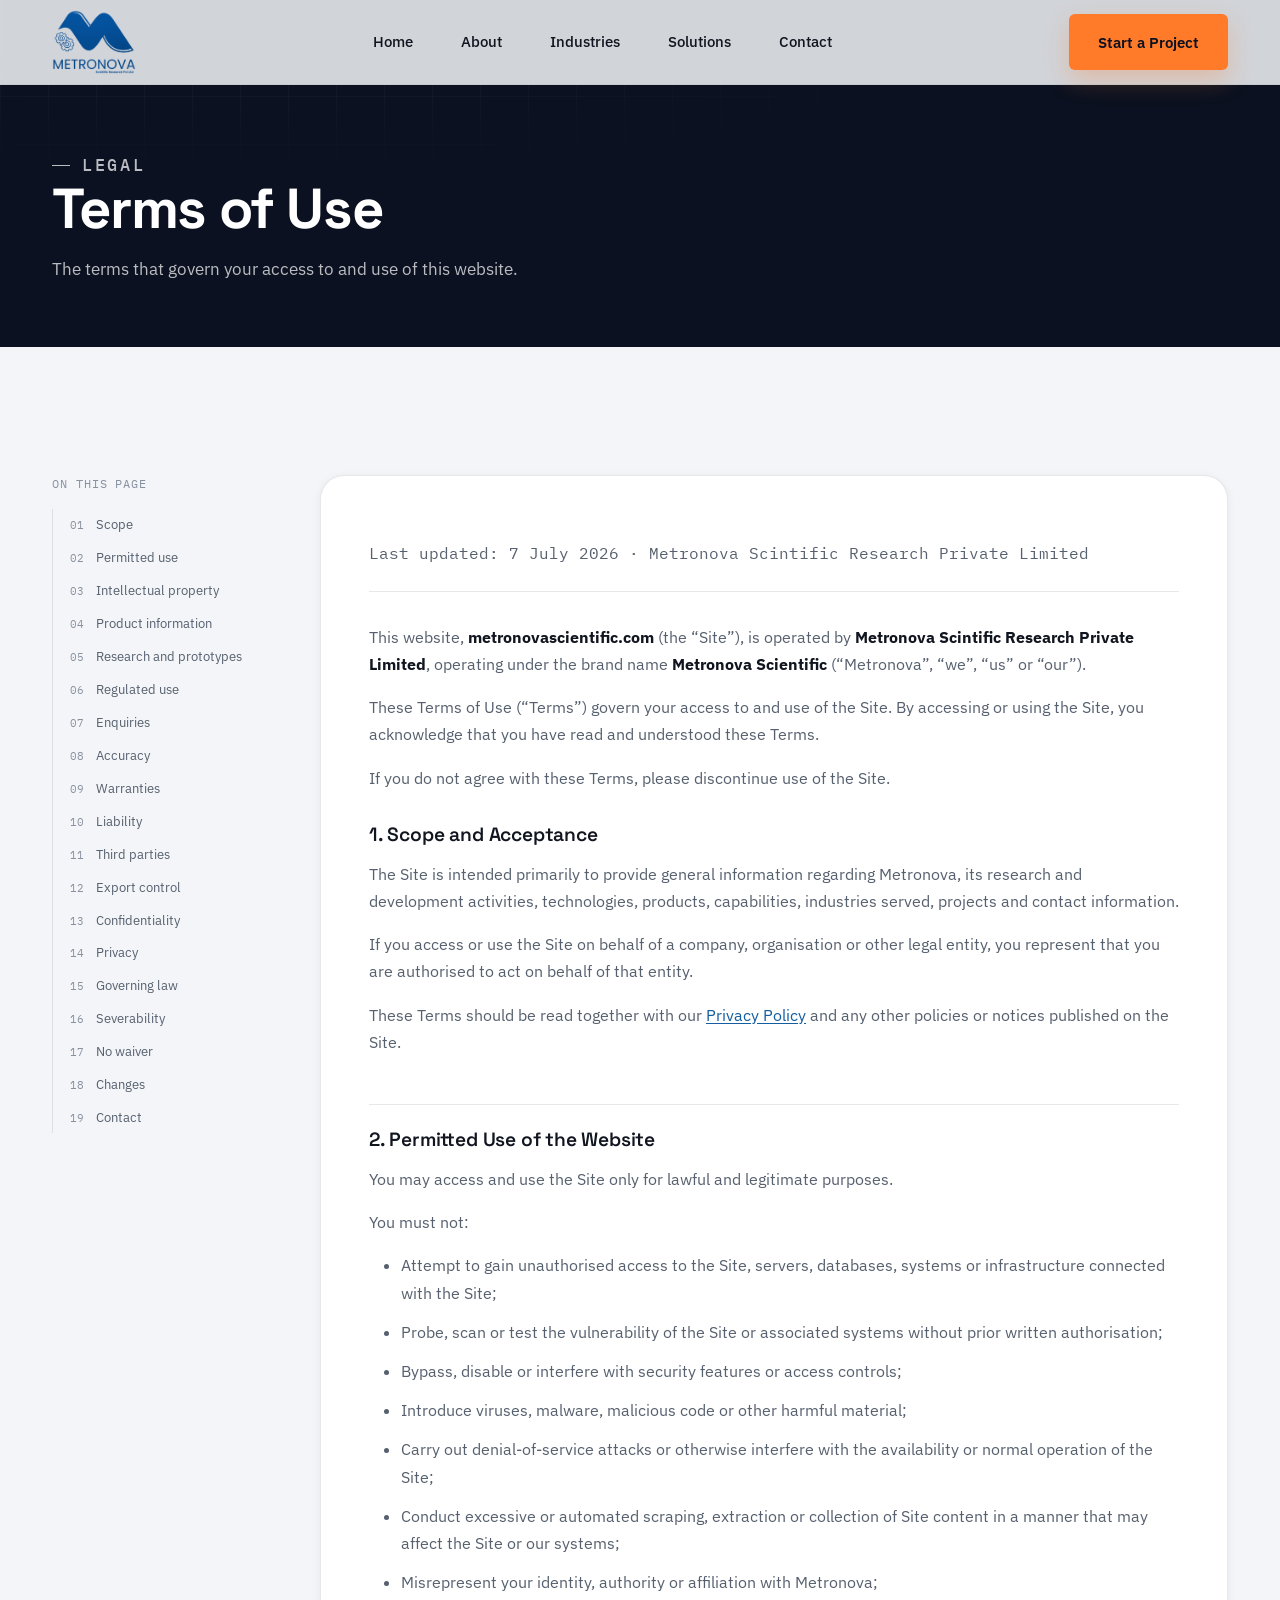
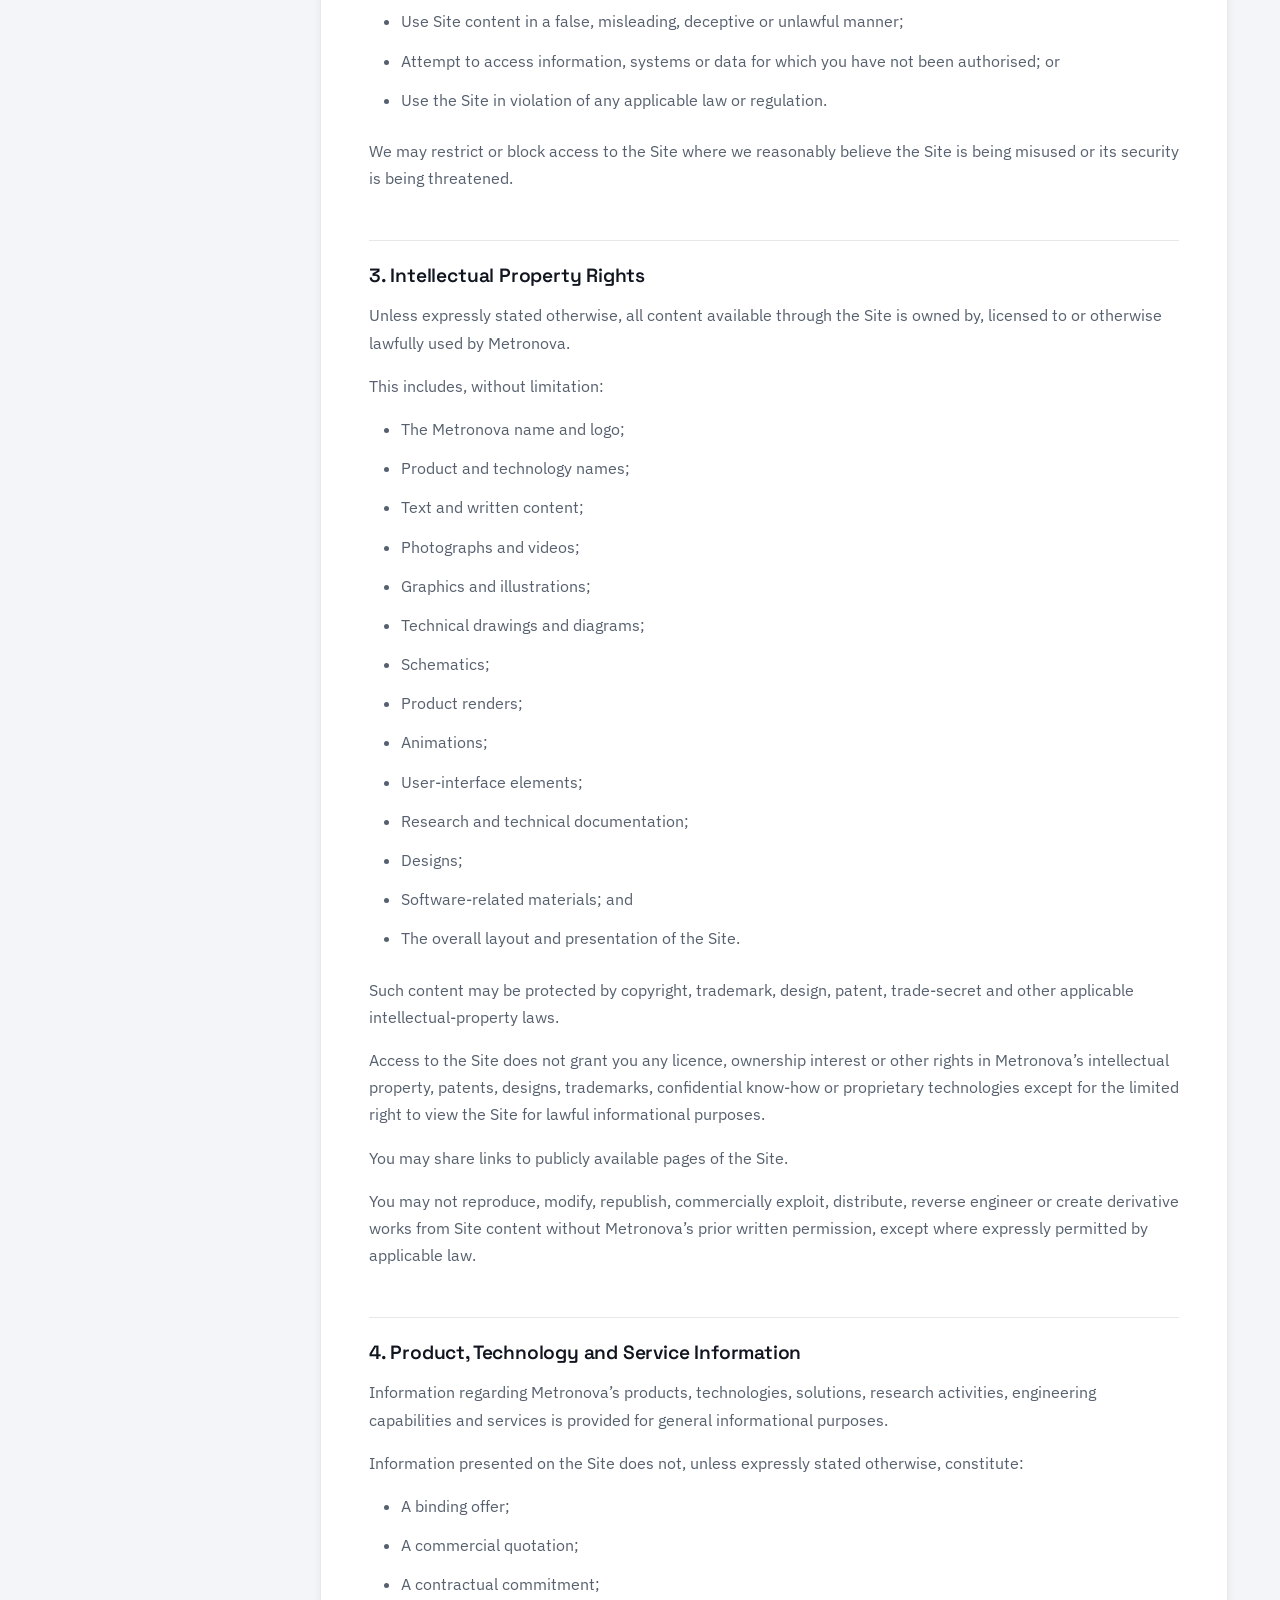
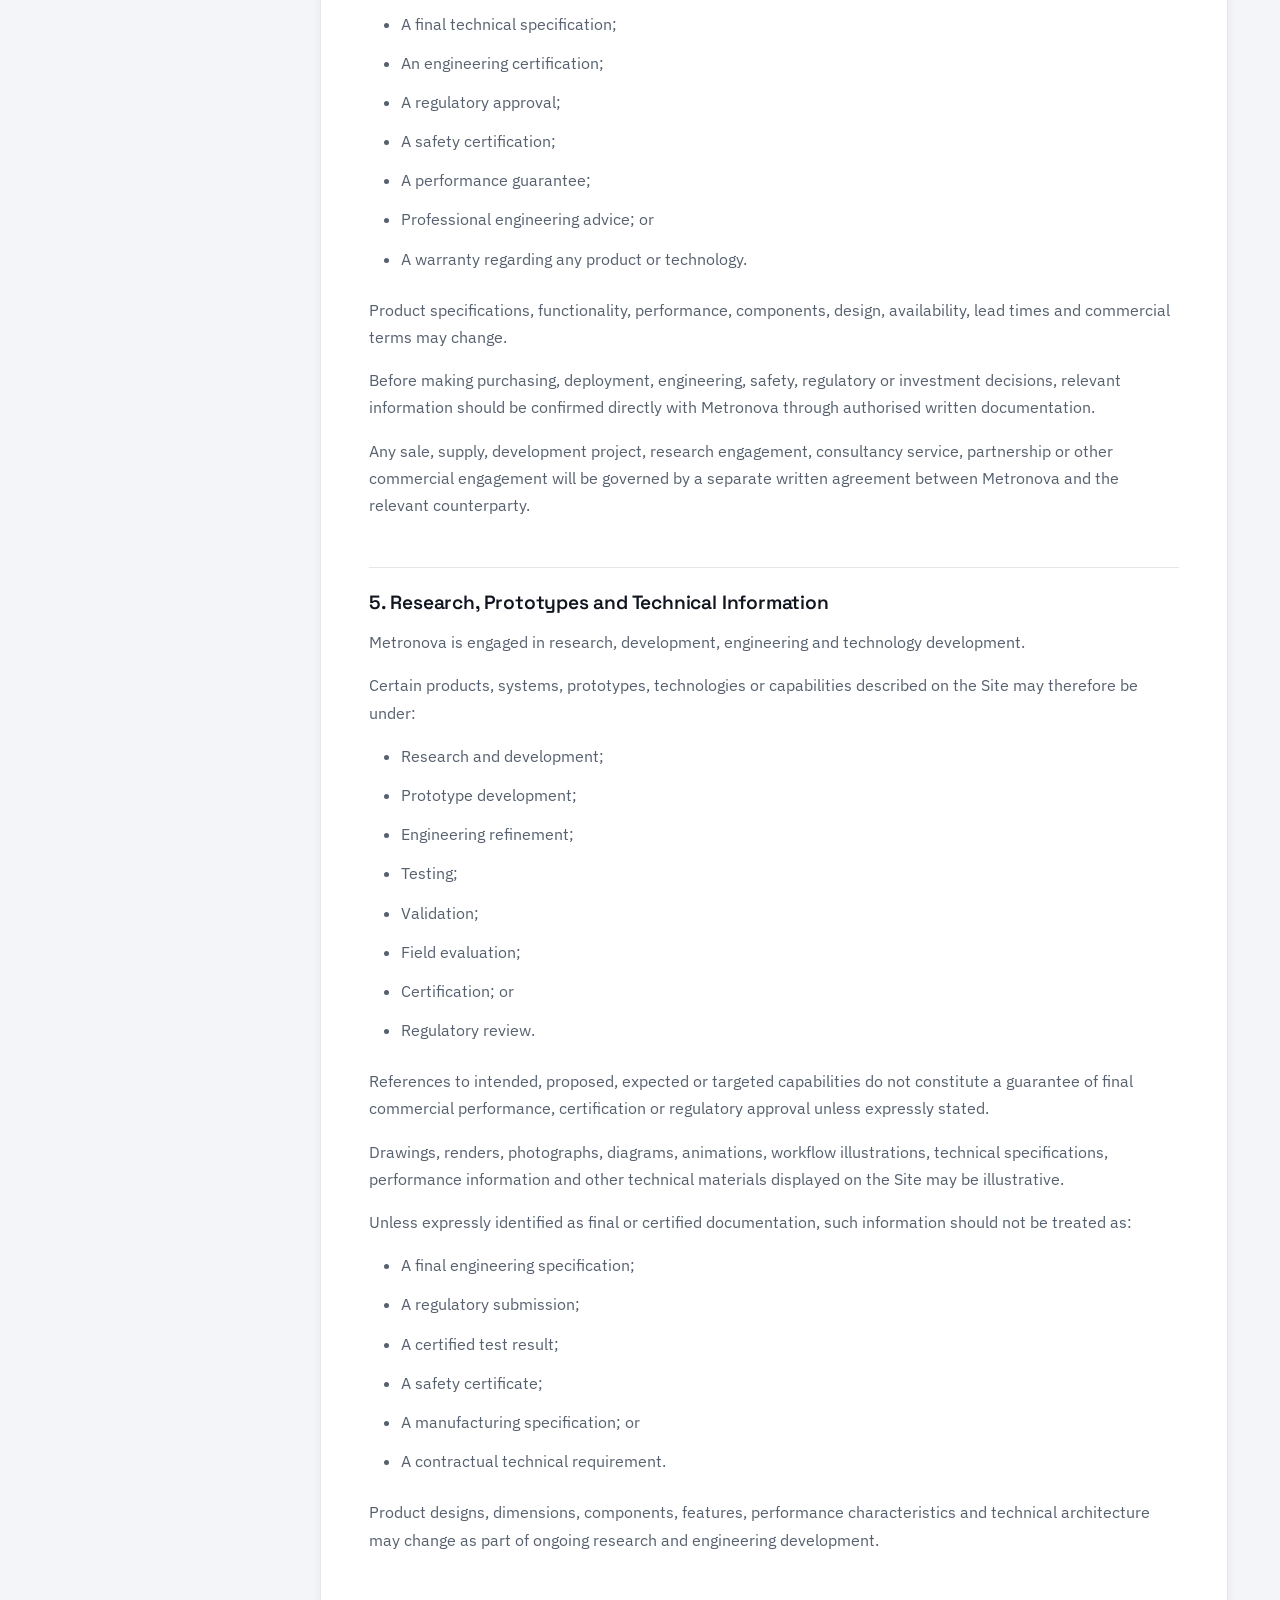
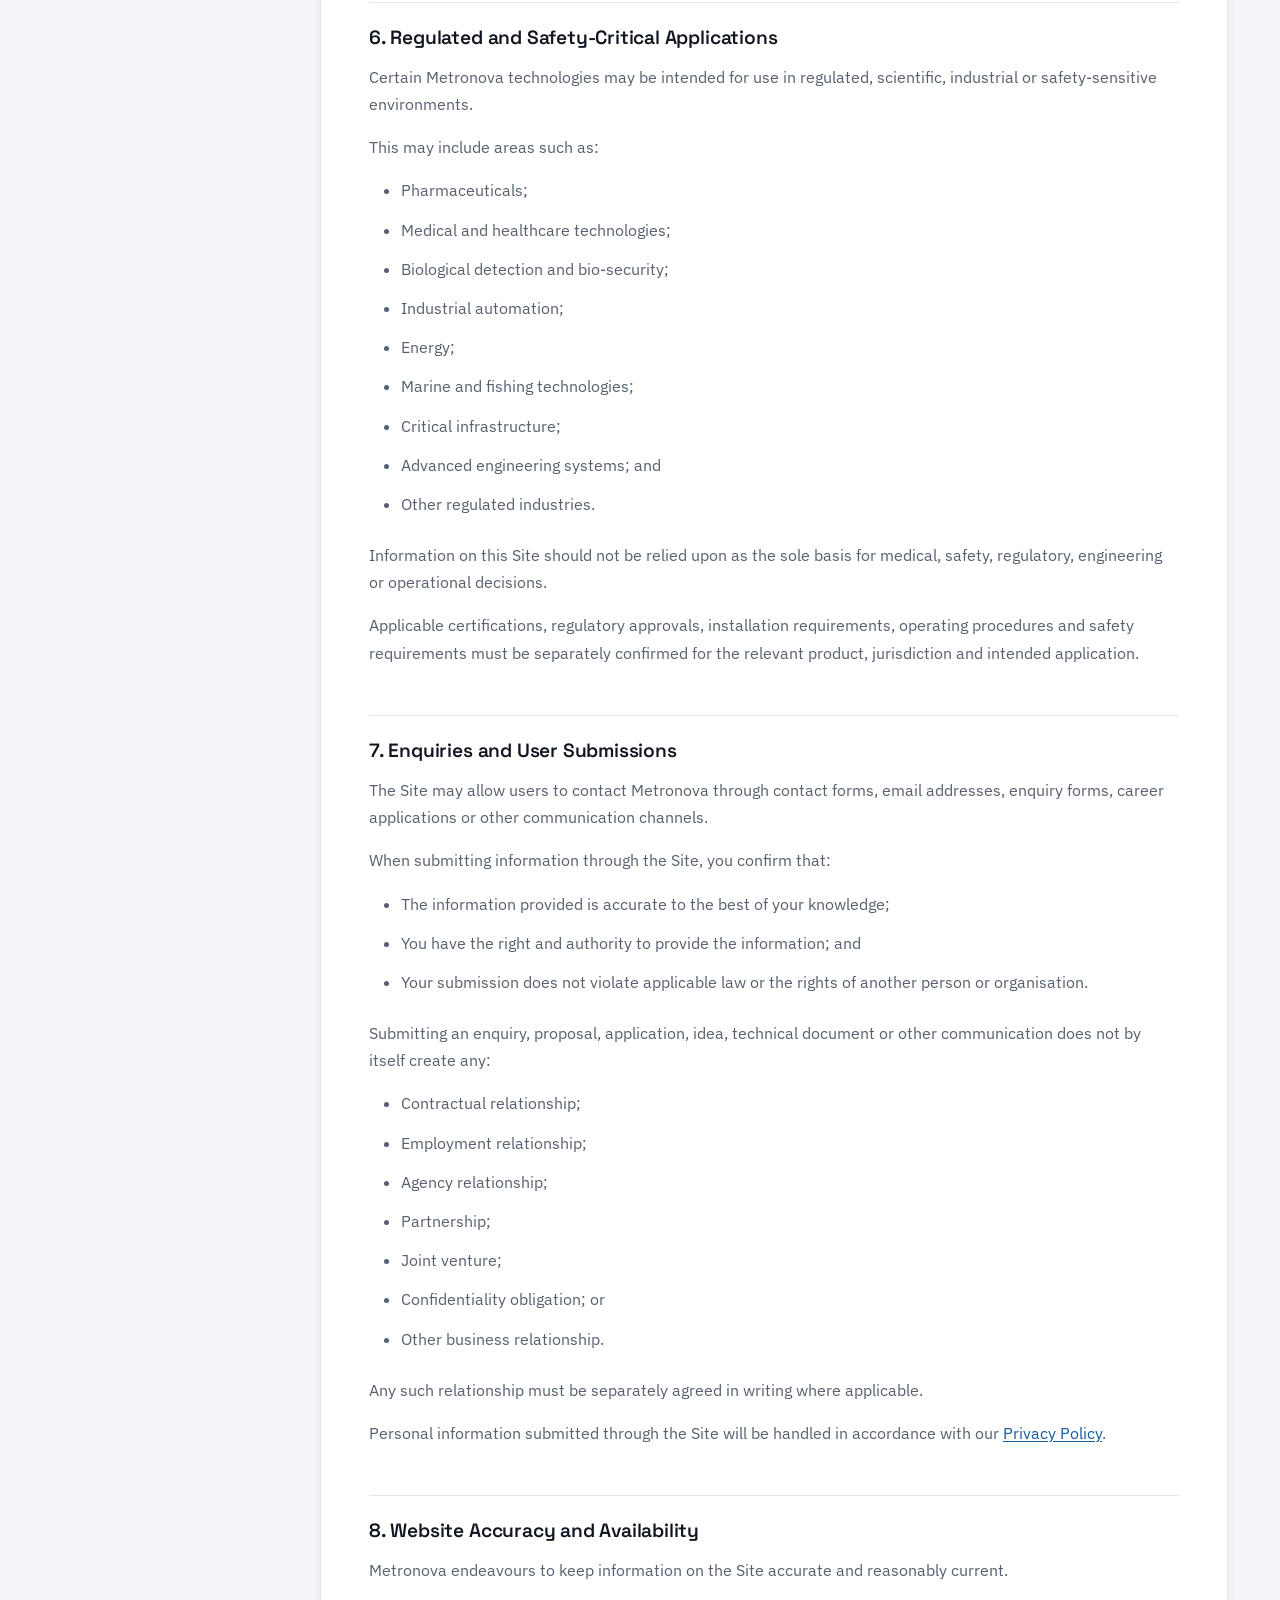
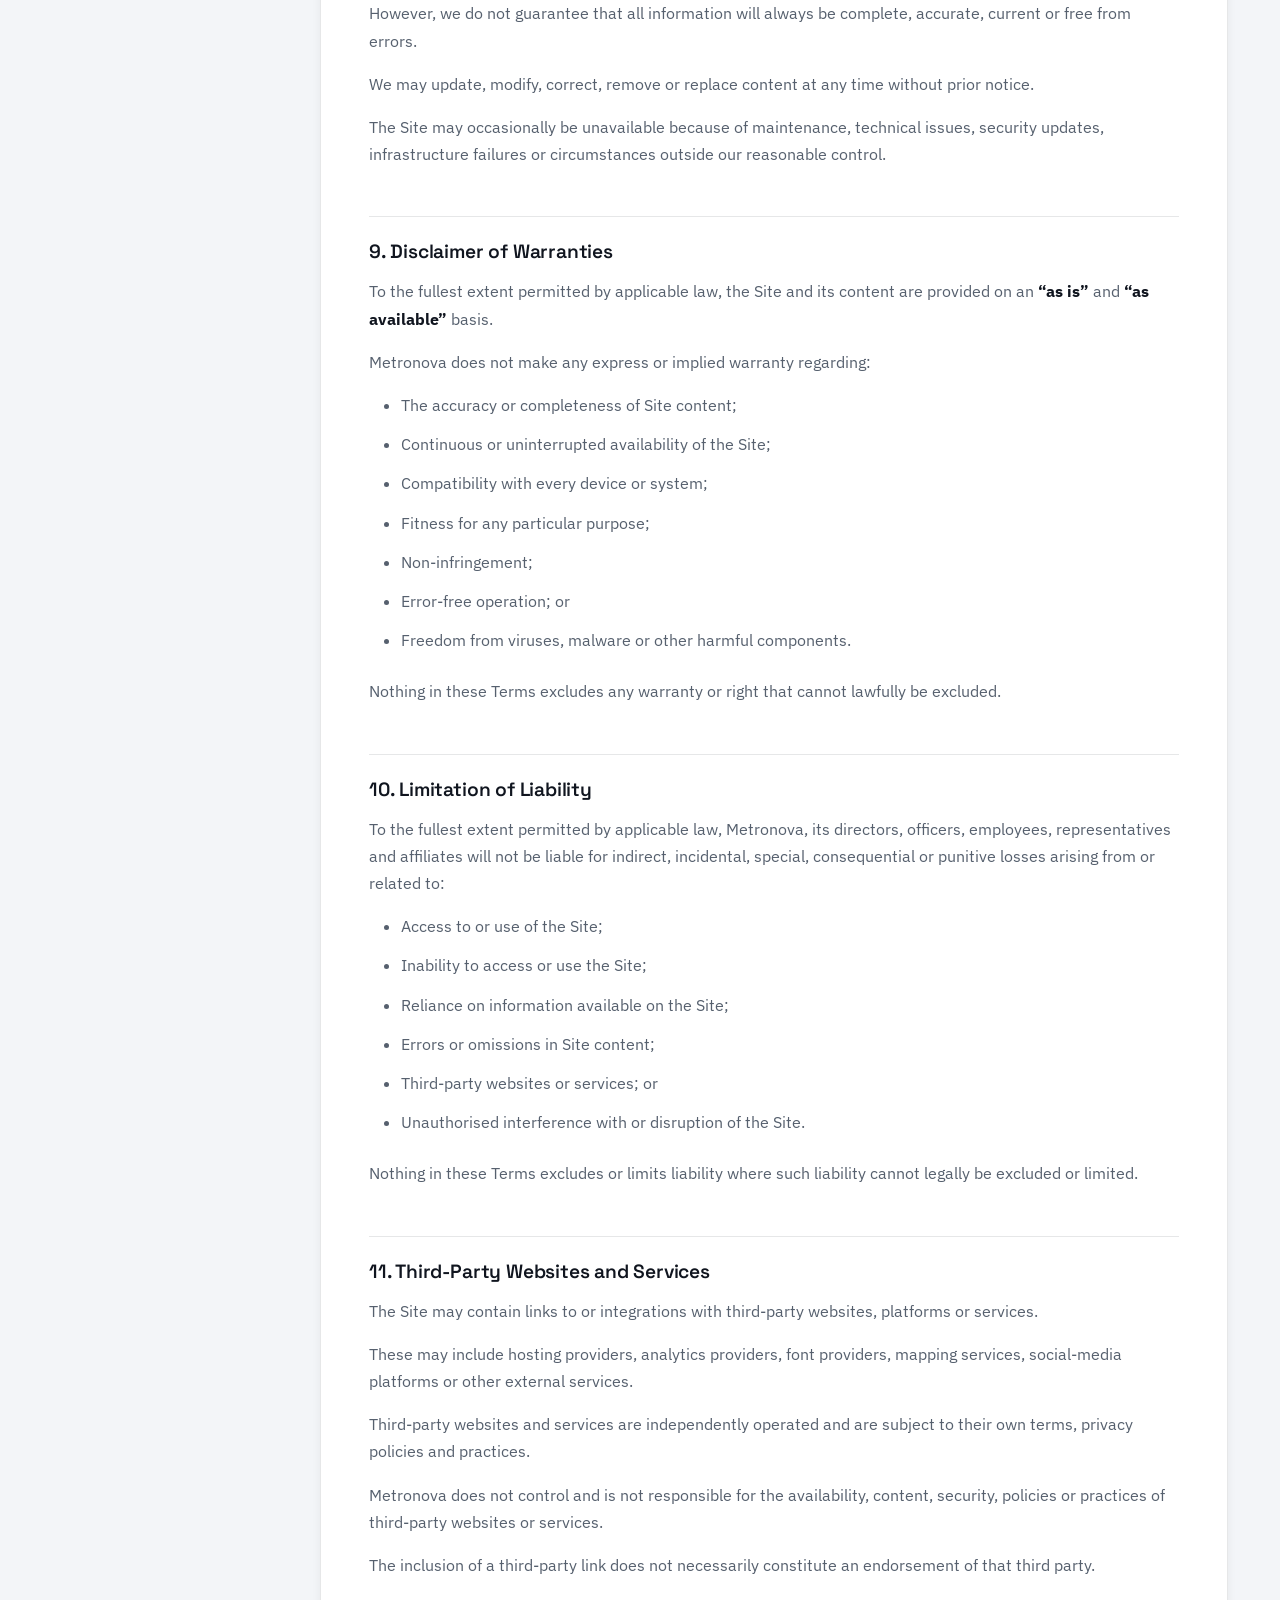
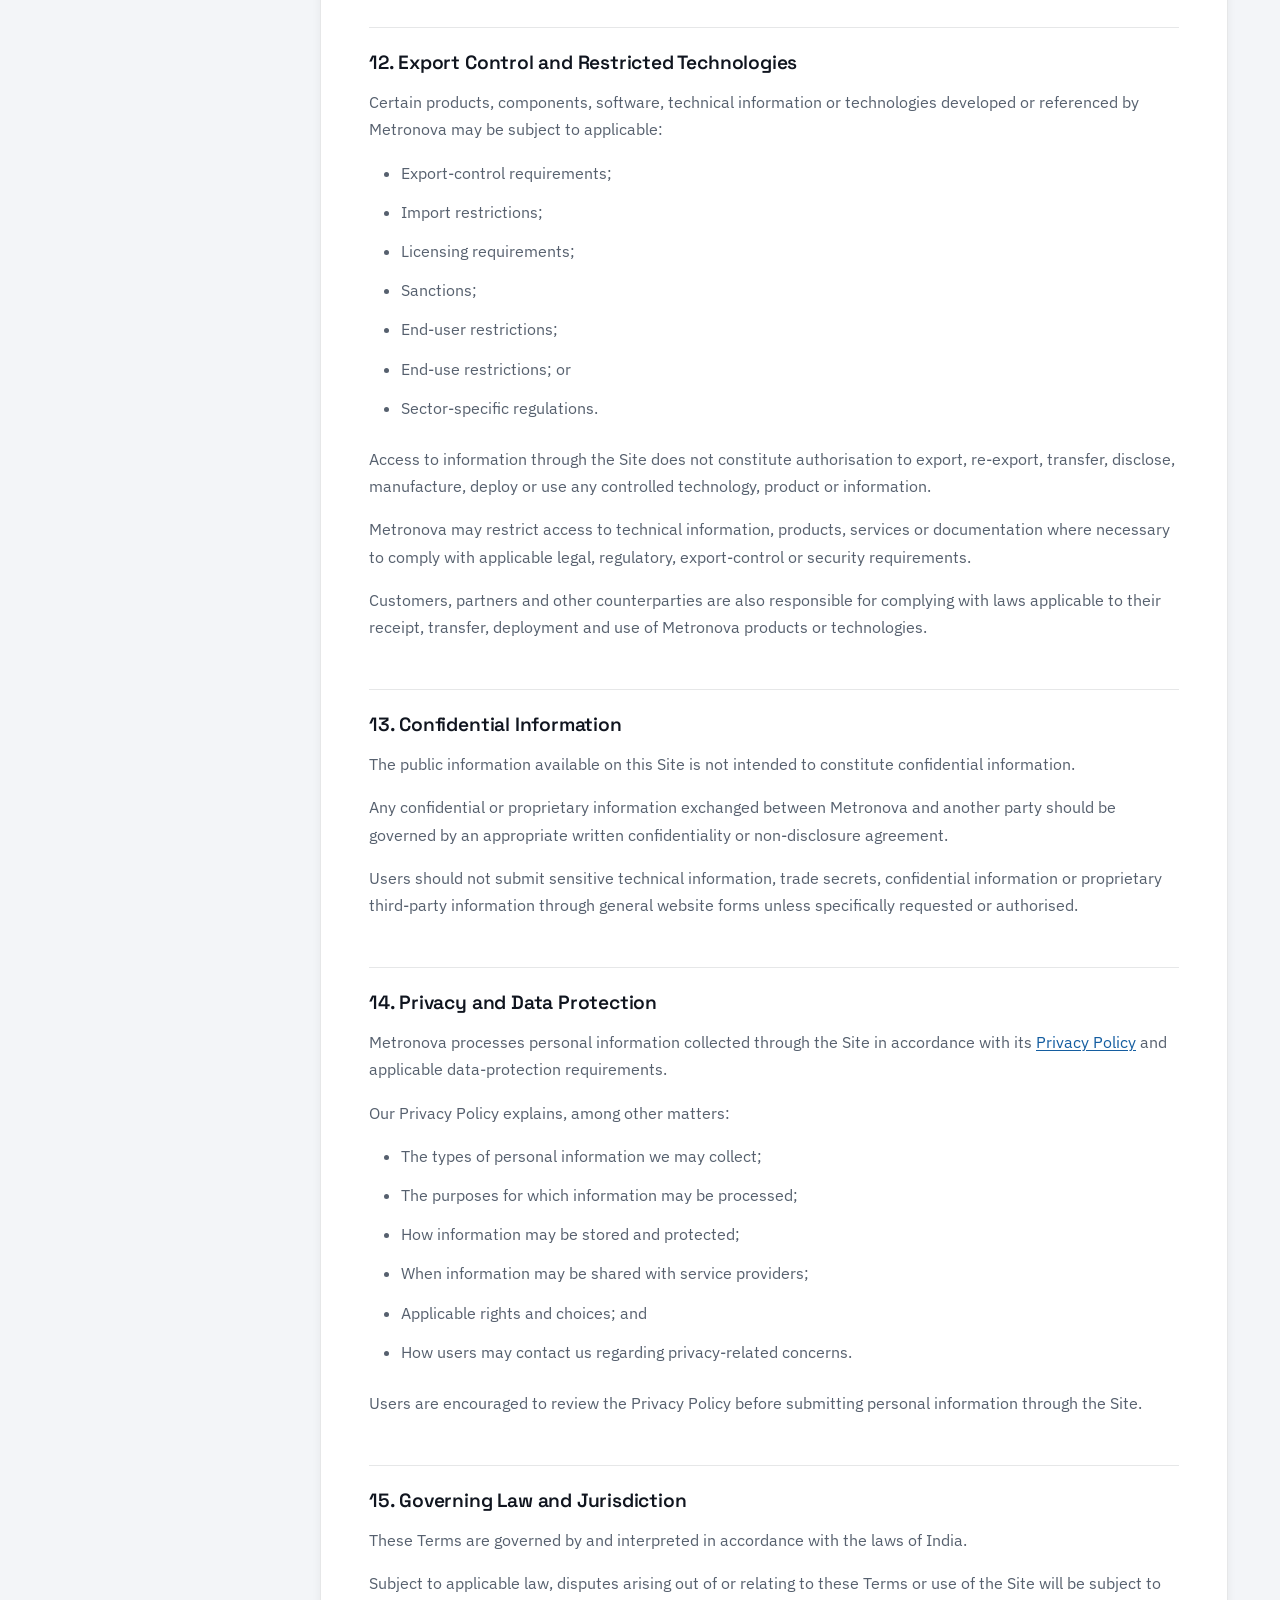
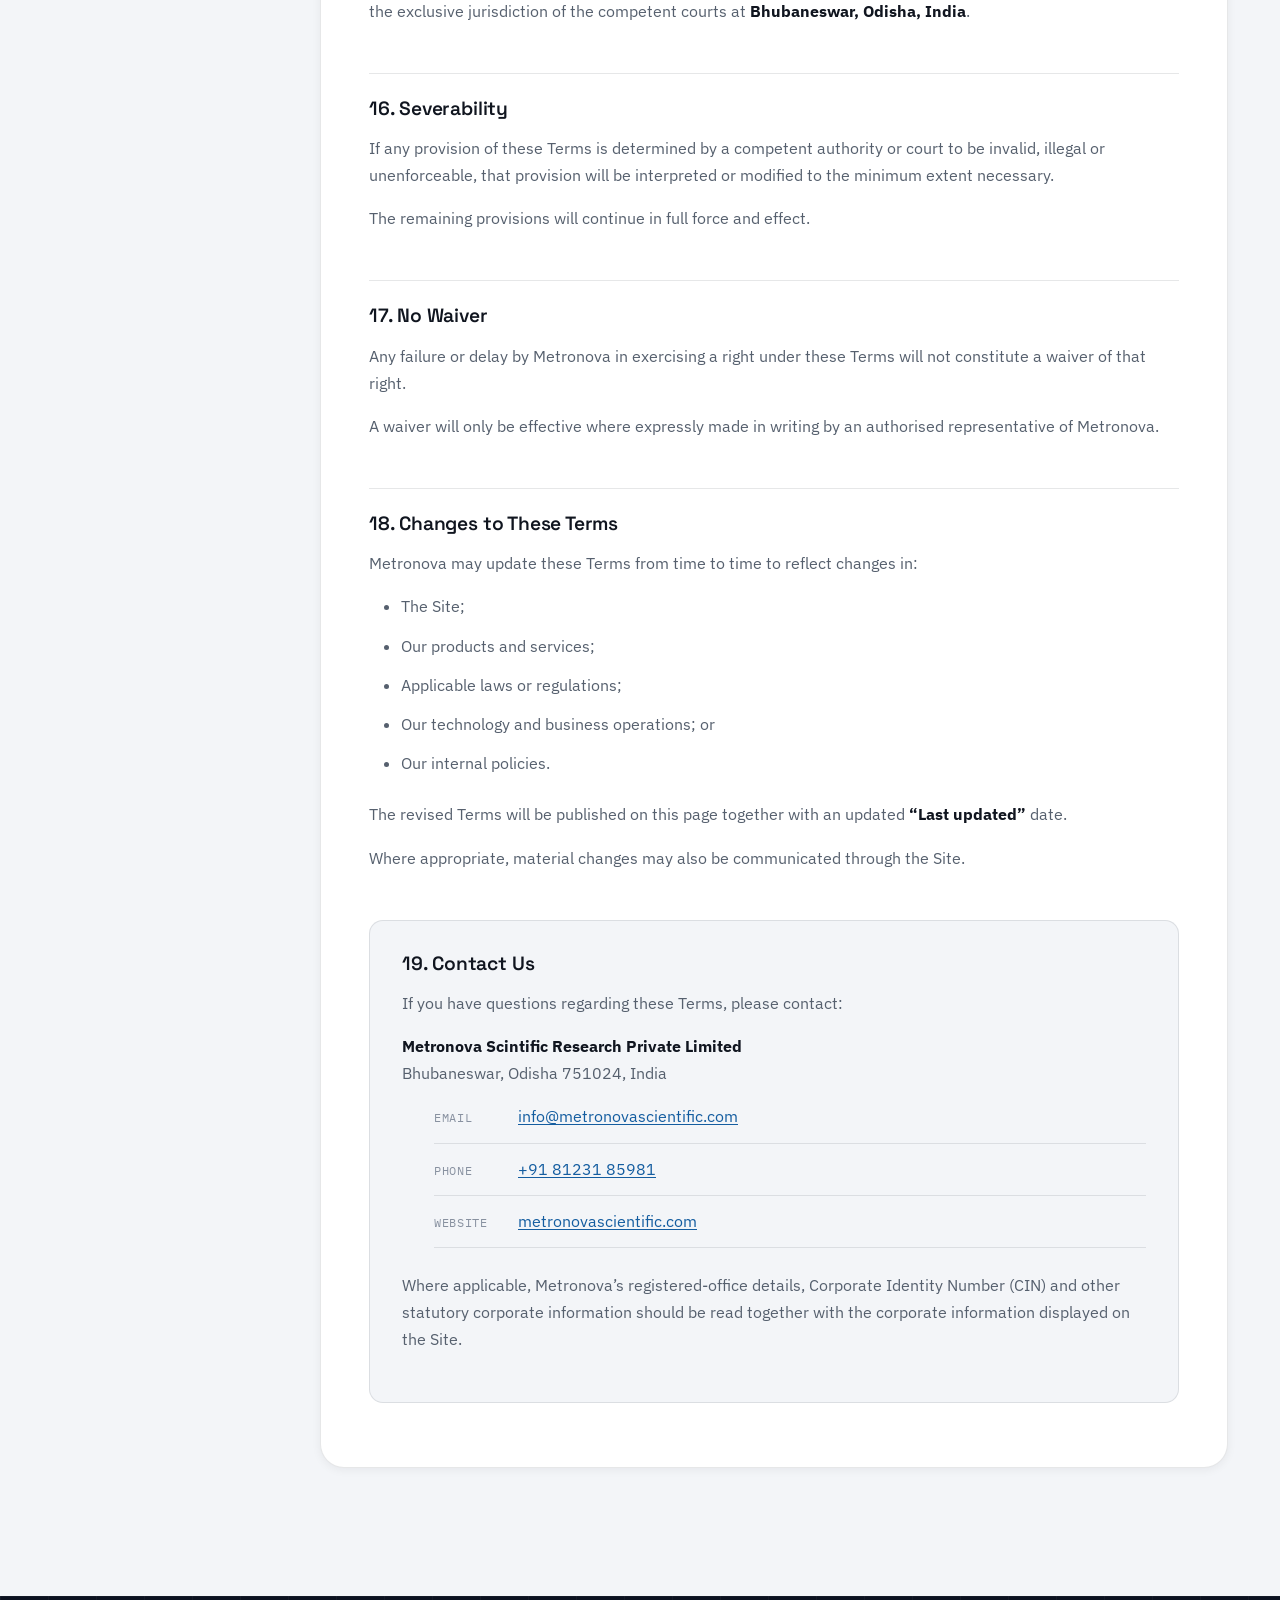
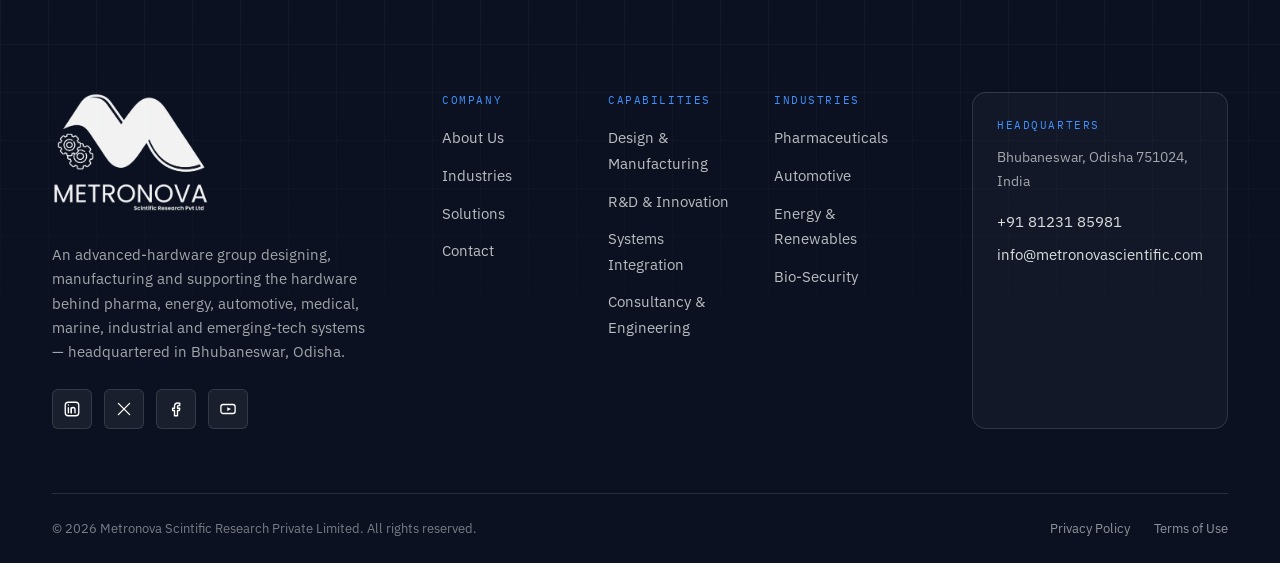
<file: terms-of-use.html>
<!DOCTYPE html>
<html lang="en">
<head>
<meta charset="UTF-8">
<meta name="viewport" content="width=device-width, initial-scale=1.0">

<title>Terms of Use | Metronova Scintific Research</title>
<meta name="title" content="Terms of Use | Metronova Scintific Research">
<meta name="description" content="The terms governing use of the Metronova Scintific Research Private Limited website.">
<meta name="robots" content="index, follow">
<link rel="canonical" href="https://metronovascientific.com/terms-of-use.html">

<link rel="preconnect" href="https://fonts.googleapis.com">
<link rel="preconnect" href="https://fonts.gstatic.com" crossorigin>
<link rel="stylesheet" href="https://fonts.googleapis.com/css2?family=Space+Grotesk:wght@500;600;700&family=IBM+Plex+Sans:wght@400;500;600;700&family=IBM+Plex+Mono:wght@400;500&display=swap">
<link rel="stylesheet" href="assets/css/styles.css">
</head>
<body>
<svg xmlns="http://www.w3.org/2000/svg" class="icon-sprite" aria-hidden="true" focusable="false">

  <symbol id="i-pill" viewBox="0 0 24 24">
    <rect x="3" y="9.5" width="18" height="5" rx="2.5" transform="rotate(45 12 12)"/>
    <line x1="12" y1="4.9" x2="12" y2="19.1" transform="rotate(45 12 12)"/>
  </symbol>

  <symbol id="i-car" viewBox="0 0 24 24">
    <path d="M4 17 5 11.5C5.4 10 6.6 9 8.2 9h7.6c1.6 0 2.8 1 3.2 2.5L20 17"/>
    <line x1="3" y1="17" x2="21" y2="17"/>
    <circle cx="7.5" cy="17" r="1.8"/>
    <circle cx="16.5" cy="17" r="1.8"/>
  </symbol>

  <symbol id="i-heart" viewBox="0 0 24 24">
    <path d="M12 20 3.5 12.6C1.6 10.9 1.6 8 3.5 6.3 5.4 4.6 8.3 5 9.8 7.1L12 10l2.2-2.9C15.7 5 18.6 4.6 20.5 6.3c1.9 1.7 1.9 4.6 0 6.3L12 20Z"/>
    <path d="M6 12.5h2.2l1.3-2.3 2 4 1.6-3.2H17"/>
  </symbol>

  <symbol id="i-building" viewBox="0 0 24 24">
    <path d="M4 21V8l6-3v16"/>
    <path d="M10 21V5l6 2v14"/>
    <path d="M16 21V9l4-2v14"/>
    <line x1="2" y1="21" x2="22" y2="21"/>
  </symbol>

  <symbol id="i-anchor" viewBox="0 0 24 24">
    <circle cx="12" cy="5" r="2"/>
    <line x1="12" y1="7" x2="12" y2="19"/>
    <path d="M6 13c0 3.5 2.8 6.2 6 6.6"/>
    <path d="M18 13c0 3.5-2.8 6.2-6 6.6"/>
    <line x1="8" y1="10" x2="16" y2="10"/>
  </symbol>

  <symbol id="i-bolt" viewBox="0 0 24 24">
    <path d="M13 3 6 13h5l-1 8 8-11h-5l1-7Z"/>
  </symbol>

  <symbol id="i-cog" viewBox="0 0 24 24">
    <circle cx="12" cy="12" r="3.2"/>
    <path d="M12 4.5v2.2M12 17.3v2.2M4.5 12h2.2M17.3 12h2.2M6.5 6.5l1.6 1.6M15.9 15.9l1.6 1.6M17.5 6.5l-1.6 1.6M8.1 15.9l-1.6 1.6"/>
  </symbol>

  <symbol id="i-cpu" viewBox="0 0 24 24">
    <rect x="7" y="7" width="10" height="10" rx="1.5"/>
    <rect x="10" y="10" width="4" height="4"/>
    <line x1="12" y1="2" x2="12" y2="5"/>
    <line x1="12" y1="19" x2="12" y2="22"/>
    <line x1="2" y1="12" x2="5" y2="12"/>
    <line x1="19" y1="12" x2="22" y2="12"/>
    <line x1="5.3" y1="5.3" x2="7.2" y2="7.2"/>
    <line x1="16.8" y1="16.8" x2="18.7" y2="18.7"/>
    <line x1="18.7" y1="5.3" x2="16.8" y2="7.2"/>
    <line x1="7.2" y1="16.8" x2="5.3" y2="18.7"/>
  </symbol>

  <symbol id="i-flask" viewBox="0 0 24 24">
    <path d="M9 3h6"/>
    <path d="M10 3v6.5L4.8 18.3c-.8 1.4.2 3.2 1.9 3.2h10.6c1.7 0 2.7-1.8 1.9-3.2L14 9.5V3"/>
    <line x1="7.5" y1="15" x2="16.5" y2="15"/>
  </symbol>

  <symbol id="i-wrench" viewBox="0 0 24 24">
    <path d="M9.5 14.5 5 19a2 2 0 1 0 2.8 2.8L12.3 17"/>
    <path d="M13 5a4 4 0 0 0-4.9 5.7L4 15v3h3l4.3-4.1A4 4 0 1 0 13 5Z"/>
  </symbol>

  <symbol id="i-factory" viewBox="0 0 24 24">
    <path d="M3 21V12l4 2.5V12l4 2.5V12l4 2.5V9h4v12Z"/>
    <line x1="2" y1="21" x2="22" y2="21"/>
    <line x1="15" y1="9" x2="15" y2="4"/>
  </symbol>

  <symbol id="i-handshake" viewBox="0 0 24 24">
    <circle cx="9" cy="12" r="5"/>
    <circle cx="15" cy="12" r="5"/>
  </symbol>

  <symbol id="i-headset" viewBox="0 0 24 24">
    <path d="M4 13v-1a8 8 0 1 1 16 0v1"/>
    <rect x="3" y="13" width="4" height="6" rx="1.5"/>
    <rect x="17" y="13" width="4" height="6" rx="1.5"/>
    <path d="M20 19v1a3 3 0 0 1-3 3h-3"/>
  </symbol>

  <symbol id="i-shield" viewBox="0 0 24 24">
    <path d="M12 3l7 3v6c0 5-3.5 8-7 9-3.5-1-7-4-7-9V6Z"/>
    <path d="M9 12l2 2 4-4"/>
  </symbol>

  <symbol id="i-pin" viewBox="0 0 24 24">
    <path d="M12 21s7-6.5 7-12a7 7 0 1 0-14 0c0 5.5 7 12 7 12Z"/>
    <circle cx="12" cy="9" r="2.4"/>
  </symbol>

  <symbol id="i-phone" viewBox="0 0 24 24">
    <path d="M6.5 3h3l1.5 4-2 1.5a12 12 0 0 0 6 6l1.5-2 4 1.5v3a1.5 1.5 0 0 1-1.6 1.5A17 17 0 0 1 5 5.6 1.5 1.5 0 0 1 6.5 3Z"/>
  </symbol>

  <symbol id="i-mail" viewBox="0 0 24 24">
    <rect x="3" y="5.5" width="18" height="13" rx="2"/>
    <path d="M4 6.5l8 6.5 8-6.5"/>
  </symbol>

  <symbol id="i-linkedin" viewBox="0 0 24 24">
    <rect x="3" y="3" width="18" height="18" rx="4"/>
    <line x1="7.2" y1="10.2" x2="7.2" y2="17"/>
    <circle cx="7.2" cy="6.7" r="0.9" fill="currentColor" stroke="none"/>
    <path d="M11 17v-4.5c0-1.5 1-2.5 2.5-2.5S16 11 16 12.5V17"/>
    <line x1="11" y1="10.2" x2="11" y2="17"/>
  </symbol>

  <symbol id="i-twitter" viewBox="0 0 24 24">
    <line x1="4.5" y1="4.5" x2="19.5" y2="19.5"/>
    <line x1="19.5" y1="4.5" x2="4.5" y2="19.5"/>
  </symbol>

  <symbol id="i-facebook" viewBox="0 0 24 24">
    <path d="M14 21v-7h2.5l.5-3H14V9c0-1 .3-1.7 1.8-1.7H17V4.3C16.6 4.2 15.6 4 14.4 4 11.9 4 10 5.5 10 8.4V11H7.5v3H10v7Z"/>
  </symbol>

  <symbol id="i-youtube" viewBox="0 0 24 24">
    <rect x="2.5" y="6" width="19" height="12" rx="3"/>
    <path d="M11 9.5l5 2.5-5 2.5Z" fill="currentColor" stroke="none"/>
  </symbol>

  <symbol id="i-arrow" viewBox="0 0 24 24">
    <line x1="4" y1="12" x2="19" y2="12"/>
    <path d="M14 6l6 6-6 6"/>
  </symbol>

  <symbol id="i-check" viewBox="0 0 24 24">
    <path d="M4 12l5 5L20 6"/>
  </symbol>

  <symbol id="i-bulb" viewBox="0 0 24 24">
    <path d="M9 18h6"/>
    <path d="M10 21h4"/>
    <path d="M12 3a6 6 0 0 0-3.5 10.9c.5.4.8 1 .8 1.6v.5h5.4v-.5c0-.6.3-1.2.8-1.6A6 6 0 0 0 12 3Z"/>
  </symbol>

  <symbol id="i-cycle" viewBox="0 0 24 24">
    <path d="M7 3v4H3"/>
    <path d="M3.5 7A9 9 0 0 1 20 6"/>
    <path d="M17 21v-4h4"/>
    <path d="M20.5 17A9 9 0 0 1 4 18"/>
  </symbol>

  <symbol id="i-layers" viewBox="0 0 24 24">
    <path d="M12 3l9 5-9 5-9-5Z"/>
    <path d="M3 13l9 5 9-5"/>
  </symbol>

  <symbol id="i-target" viewBox="0 0 24 24">
    <circle cx="12" cy="12" r="8"/>
    <circle cx="12" cy="12" r="4"/>
    <circle cx="12" cy="12" r="0.7" fill="currentColor" stroke="none"/>
  </symbol>

</svg>


<a class="skip-link" href="#main">Skip to content</a>

<header class="site-header">
  <nav class="nav container" aria-label="Primary">
    <a href="index.html" class="nav__brand" aria-label="Metronova Scintific Research — home">
      <img src="Metronova.png" alt="" class="nav__logo" width="792" height="607">
    </a>
    <ul class="nav__menu" id="primary-menu">
      <li><a href="index.html">Home</a></li>
      <li><a href="about.html">About</a></li>
      <li><a href="industries.html">Industries</a></li>
      <li><a href="solutions.html">Solutions</a></li>
      <li><a href="contact.html">Contact</a></li>
      <li class="nav__menu-cta"><a href="contact.html" class="btn btn--primary">Start a Project</a></li>
    </ul>
    <div class="nav__actions">
      <a href="contact.html" class="btn btn--primary">Start a Project</a>
      <button class="nav__toggle" type="button" aria-label="Toggle menu" aria-expanded="false" aria-controls="primary-menu">
        <span></span><span></span><span></span>
      </button>
    </div>
  </nav>
</header>

<main id="main">

  <section class="page-hero">
    <div class="container page-hero__inner">
      <p class="eyebrow eyebrow--light">Legal</p>
      <h1>Terms of Use</h1>
      <p>The terms that govern your access to and use of this website.</p>
    </div>
  </section>

  <section class="section">
    <div class="container privacy-layout">
      <aside class="privacy-toc" aria-label="On this page">
        <p class="privacy-toc__label">On this page</p>
        <nav>
          <ol>
            <li><a href="#scope"><span>01</span> Scope</a></li>
            <li><a href="#permitted-use"><span>02</span> Permitted use</a></li>
            <li><a href="#ip"><span>03</span> Intellectual property</a></li>
            <li><a href="#product-info"><span>04</span> Product information</a></li>
            <li><a href="#research"><span>05</span> Research and prototypes</a></li>
            <li><a href="#regulated"><span>06</span> Regulated use</a></li>
            <li><a href="#enquiries"><span>07</span> Enquiries</a></li>
            <li><a href="#accuracy"><span>08</span> Accuracy</a></li>
            <li><a href="#warranties"><span>09</span> Warranties</a></li>
            <li><a href="#liability"><span>10</span> Liability</a></li>
            <li><a href="#third-parties"><span>11</span> Third parties</a></li>
            <li><a href="#export"><span>12</span> Export control</a></li>
            <li><a href="#confidential"><span>13</span> Confidentiality</a></li>
            <li><a href="#privacy"><span>14</span> Privacy</a></li>
            <li><a href="#law"><span>15</span> Governing law</a></li>
            <li><a href="#severability"><span>16</span> Severability</a></li>
            <li><a href="#waiver"><span>17</span> No waiver</a></li>
            <li><a href="#changes"><span>18</span> Changes</a></li>
            <li><a href="#contact"><span>19</span> Contact</a></li>
          </ol>
        </nav>
      </aside>
      <article class="legal-doc privacy-doc">
    <p class="legal__meta">Last updated: 7 July 2026 &middot; Metronova Scintific Research Private Limited</p>

    <div class="privacy-lead">
    <p>This website, <strong>metronovascientific.com</strong> (the &ldquo;Site&rdquo;), is operated by <strong>Metronova Scintific Research Private Limited</strong>, operating under the brand name <strong>Metronova Scientific</strong> (&ldquo;Metronova&rdquo;, &ldquo;we&rdquo;, &ldquo;us&rdquo; or &ldquo;our&rdquo;).</p>

    <p>These Terms of Use (&ldquo;Terms&rdquo;) govern your access to and use of the Site. By accessing or using the Site, you acknowledge that you have read and understood these Terms.</p>

    <p>If you do not agree with these Terms, please discontinue use of the Site.</p>
    </div>

    <h2 id="scope">1. Scope and Acceptance</h2>
    <p>The Site is intended primarily to provide general information regarding Metronova, its research and development activities, technologies, products, capabilities, industries served, projects and contact information.</p>
    <p>If you access or use the Site on behalf of a company, organisation or other legal entity, you represent that you are authorised to act on behalf of that entity.</p>
    <p>These Terms should be read together with our <a href="privacy-policy.html">Privacy Policy</a> and any other policies or notices published on the Site.</p>

    <h2 id="permitted-use">2. Permitted Use of the Website</h2>
    <p>You may access and use the Site only for lawful and legitimate purposes.</p>
    <p>You must not:</p>
    <ul>
      <li>Attempt to gain unauthorised access to the Site, servers, databases, systems or infrastructure connected with the Site;</li>
      <li>Probe, scan or test the vulnerability of the Site or associated systems without prior written authorisation;</li>
      <li>Bypass, disable or interfere with security features or access controls;</li>
      <li>Introduce viruses, malware, malicious code or other harmful material;</li>
      <li>Carry out denial-of-service attacks or otherwise interfere with the availability or normal operation of the Site;</li>
      <li>Conduct excessive or automated scraping, extraction or collection of Site content in a manner that may affect the Site or our systems;</li>
      <li>Misrepresent your identity, authority or affiliation with Metronova;</li>
      <li>Use Site content in a false, misleading, deceptive or unlawful manner;</li>
      <li>Attempt to access information, systems or data for which you have not been authorised; or</li>
      <li>Use the Site in violation of any applicable law or regulation.</li>
    </ul>
    <p>We may restrict or block access to the Site where we reasonably believe the Site is being misused or its security is being threatened.</p>

    <h2 id="ip">3. Intellectual Property Rights</h2>
    <p>Unless expressly stated otherwise, all content available through the Site is owned by, licensed to or otherwise lawfully used by Metronova.</p>
    <p>This includes, without limitation:</p>
    <ul>
      <li>The Metronova name and logo;</li>
      <li>Product and technology names;</li>
      <li>Text and written content;</li>
      <li>Photographs and videos;</li>
      <li>Graphics and illustrations;</li>
      <li>Technical drawings and diagrams;</li>
      <li>Schematics;</li>
      <li>Product renders;</li>
      <li>Animations;</li>
      <li>User-interface elements;</li>
      <li>Research and technical documentation;</li>
      <li>Designs;</li>
      <li>Software-related materials; and</li>
      <li>The overall layout and presentation of the Site.</li>
    </ul>
    <p>Such content may be protected by copyright, trademark, design, patent, trade-secret and other applicable intellectual-property laws.</p>
    <p>Access to the Site does not grant you any licence, ownership interest or other rights in Metronova&rsquo;s intellectual property, patents, designs, trademarks, confidential know-how or proprietary technologies except for the limited right to view the Site for lawful informational purposes.</p>
    <p>You may share links to publicly available pages of the Site.</p>
    <p>You may not reproduce, modify, republish, commercially exploit, distribute, reverse engineer or create derivative works from Site content without Metronova&rsquo;s prior written permission, except where expressly permitted by applicable law.</p>

    <h2 id="product-info">4. Product, Technology and Service Information</h2>
    <p>Information regarding Metronova&rsquo;s products, technologies, solutions, research activities, engineering capabilities and services is provided for general informational purposes.</p>
    <p>Information presented on the Site does not, unless expressly stated otherwise, constitute:</p>
    <ul>
      <li>A binding offer;</li>
      <li>A commercial quotation;</li>
      <li>A contractual commitment;</li>
      <li>A final technical specification;</li>
      <li>An engineering certification;</li>
      <li>A regulatory approval;</li>
      <li>A safety certification;</li>
      <li>A performance guarantee;</li>
      <li>Professional engineering advice; or</li>
      <li>A warranty regarding any product or technology.</li>
    </ul>
    <p>Product specifications, functionality, performance, components, design, availability, lead times and commercial terms may change.</p>
    <p>Before making purchasing, deployment, engineering, safety, regulatory or investment decisions, relevant information should be confirmed directly with Metronova through authorised written documentation.</p>
    <p>Any sale, supply, development project, research engagement, consultancy service, partnership or other commercial engagement will be governed by a separate written agreement between Metronova and the relevant counterparty.</p>

    <h2 id="research">5. Research, Prototypes and Technical Information</h2>
    <p>Metronova is engaged in research, development, engineering and technology development.</p>
    <p>Certain products, systems, prototypes, technologies or capabilities described on the Site may therefore be under:</p>
    <ul>
      <li>Research and development;</li>
      <li>Prototype development;</li>
      <li>Engineering refinement;</li>
      <li>Testing;</li>
      <li>Validation;</li>
      <li>Field evaluation;</li>
      <li>Certification; or</li>
      <li>Regulatory review.</li>
    </ul>
    <p>References to intended, proposed, expected or targeted capabilities do not constitute a guarantee of final commercial performance, certification or regulatory approval unless expressly stated.</p>
    <p>Drawings, renders, photographs, diagrams, animations, workflow illustrations, technical specifications, performance information and other technical materials displayed on the Site may be illustrative.</p>
    <p>Unless expressly identified as final or certified documentation, such information should not be treated as:</p>
    <ul>
      <li>A final engineering specification;</li>
      <li>A regulatory submission;</li>
      <li>A certified test result;</li>
      <li>A safety certificate;</li>
      <li>A manufacturing specification; or</li>
      <li>A contractual technical requirement.</li>
    </ul>
    <p>Product designs, dimensions, components, features, performance characteristics and technical architecture may change as part of ongoing research and engineering development.</p>

    <h2 id="regulated">6. Regulated and Safety-Critical Applications</h2>
    <p>Certain Metronova technologies may be intended for use in regulated, scientific, industrial or safety-sensitive environments.</p>
    <p>This may include areas such as:</p>
    <ul>
      <li>Pharmaceuticals;</li>
      <li>Medical and healthcare technologies;</li>
      <li>Biological detection and bio-security;</li>
      <li>Industrial automation;</li>
      <li>Energy;</li>
      <li>Marine and fishing technologies;</li>
      <li>Critical infrastructure;</li>
      <li>Advanced engineering systems; and</li>
      <li>Other regulated industries.</li>
    </ul>
    <p>Information on this Site should not be relied upon as the sole basis for medical, safety, regulatory, engineering or operational decisions.</p>
    <p>Applicable certifications, regulatory approvals, installation requirements, operating procedures and safety requirements must be separately confirmed for the relevant product, jurisdiction and intended application.</p>

    <h2 id="enquiries">7. Enquiries and User Submissions</h2>
    <p>The Site may allow users to contact Metronova through contact forms, email addresses, enquiry forms, career applications or other communication channels.</p>
    <p>When submitting information through the Site, you confirm that:</p>
    <ul>
      <li>The information provided is accurate to the best of your knowledge;</li>
      <li>You have the right and authority to provide the information; and</li>
      <li>Your submission does not violate applicable law or the rights of another person or organisation.</li>
    </ul>
    <p>Submitting an enquiry, proposal, application, idea, technical document or other communication does not by itself create any:</p>
    <ul>
      <li>Contractual relationship;</li>
      <li>Employment relationship;</li>
      <li>Agency relationship;</li>
      <li>Partnership;</li>
      <li>Joint venture;</li>
      <li>Confidentiality obligation; or</li>
      <li>Other business relationship.</li>
    </ul>
    <p>Any such relationship must be separately agreed in writing where applicable.</p>
    <p>Personal information submitted through the Site will be handled in accordance with our <a href="privacy-policy.html">Privacy Policy</a>.</p>

    <h2 id="accuracy">8. Website Accuracy and Availability</h2>
    <p>Metronova endeavours to keep information on the Site accurate and reasonably current.</p>
    <p>However, we do not guarantee that all information will always be complete, accurate, current or free from errors.</p>
    <p>We may update, modify, correct, remove or replace content at any time without prior notice.</p>
    <p>The Site may occasionally be unavailable because of maintenance, technical issues, security updates, infrastructure failures or circumstances outside our reasonable control.</p>

    <h2 id="warranties">9. Disclaimer of Warranties</h2>
    <p>To the fullest extent permitted by applicable law, the Site and its content are provided on an <strong>&ldquo;as is&rdquo;</strong> and <strong>&ldquo;as available&rdquo;</strong> basis.</p>
    <p>Metronova does not make any express or implied warranty regarding:</p>
    <ul>
      <li>The accuracy or completeness of Site content;</li>
      <li>Continuous or uninterrupted availability of the Site;</li>
      <li>Compatibility with every device or system;</li>
      <li>Fitness for any particular purpose;</li>
      <li>Non-infringement;</li>
      <li>Error-free operation; or</li>
      <li>Freedom from viruses, malware or other harmful components.</li>
    </ul>
    <p>Nothing in these Terms excludes any warranty or right that cannot lawfully be excluded.</p>

    <h2 id="liability">10. Limitation of Liability</h2>
    <p>To the fullest extent permitted by applicable law, Metronova, its directors, officers, employees, representatives and affiliates will not be liable for indirect, incidental, special, consequential or punitive losses arising from or related to:</p>
    <ul>
      <li>Access to or use of the Site;</li>
      <li>Inability to access or use the Site;</li>
      <li>Reliance on information available on the Site;</li>
      <li>Errors or omissions in Site content;</li>
      <li>Third-party websites or services; or</li>
      <li>Unauthorised interference with or disruption of the Site.</li>
    </ul>
    <p>Nothing in these Terms excludes or limits liability where such liability cannot legally be excluded or limited.</p>

    <h2 id="third-parties">11. Third-Party Websites and Services</h2>
    <p>The Site may contain links to or integrations with third-party websites, platforms or services.</p>
    <p>These may include hosting providers, analytics providers, font providers, mapping services, social-media platforms or other external services.</p>
    <p>Third-party websites and services are independently operated and are subject to their own terms, privacy policies and practices.</p>
    <p>Metronova does not control and is not responsible for the availability, content, security, policies or practices of third-party websites or services.</p>
    <p>The inclusion of a third-party link does not necessarily constitute an endorsement of that third party.</p>

    <h2 id="export">12. Export Control and Restricted Technologies</h2>
    <p>Certain products, components, software, technical information or technologies developed or referenced by Metronova may be subject to applicable:</p>
    <ul>
      <li>Export-control requirements;</li>
      <li>Import restrictions;</li>
      <li>Licensing requirements;</li>
      <li>Sanctions;</li>
      <li>End-user restrictions;</li>
      <li>End-use restrictions; or</li>
      <li>Sector-specific regulations.</li>
    </ul>
    <p>Access to information through the Site does not constitute authorisation to export, re-export, transfer, disclose, manufacture, deploy or use any controlled technology, product or information.</p>
    <p>Metronova may restrict access to technical information, products, services or documentation where necessary to comply with applicable legal, regulatory, export-control or security requirements.</p>
    <p>Customers, partners and other counterparties are also responsible for complying with laws applicable to their receipt, transfer, deployment and use of Metronova products or technologies.</p>

    <h2 id="confidential">13. Confidential Information</h2>
    <p>The public information available on this Site is not intended to constitute confidential information.</p>
    <p>Any confidential or proprietary information exchanged between Metronova and another party should be governed by an appropriate written confidentiality or non-disclosure agreement.</p>
    <p>Users should not submit sensitive technical information, trade secrets, confidential information or proprietary third-party information through general website forms unless specifically requested or authorised.</p>

    <h2 id="privacy">14. Privacy and Data Protection</h2>
    <p>Metronova processes personal information collected through the Site in accordance with its <a href="privacy-policy.html">Privacy Policy</a> and applicable data-protection requirements.</p>
    <p>Our Privacy Policy explains, among other matters:</p>
    <ul>
      <li>The types of personal information we may collect;</li>
      <li>The purposes for which information may be processed;</li>
      <li>How information may be stored and protected;</li>
      <li>When information may be shared with service providers;</li>
      <li>Applicable rights and choices; and</li>
      <li>How users may contact us regarding privacy-related concerns.</li>
    </ul>
    <p>Users are encouraged to review the Privacy Policy before submitting personal information through the Site.</p>

    <h2 id="law">15. Governing Law and Jurisdiction</h2>
    <p>These Terms are governed by and interpreted in accordance with the laws of India.</p>
    <p>Subject to applicable law, disputes arising out of or relating to these Terms or use of the Site will be subject to the exclusive jurisdiction of the competent courts at <strong>Bhubaneswar, Odisha, India</strong>.</p>

    <h2 id="severability">16. Severability</h2>
    <p>If any provision of these Terms is determined by a competent authority or court to be invalid, illegal or unenforceable, that provision will be interpreted or modified to the minimum extent necessary.</p>
    <p>The remaining provisions will continue in full force and effect.</p>

    <h2 id="waiver">17. No Waiver</h2>
    <p>Any failure or delay by Metronova in exercising a right under these Terms will not constitute a waiver of that right.</p>
    <p>A waiver will only be effective where expressly made in writing by an authorised representative of Metronova.</p>

    <h2 id="changes">18. Changes to These Terms</h2>
    <p>Metronova may update these Terms from time to time to reflect changes in:</p>
    <ul>
      <li>The Site;</li>
      <li>Our products and services;</li>
      <li>Applicable laws or regulations;</li>
      <li>Our technology and business operations; or</li>
      <li>Our internal policies.</li>
    </ul>
    <p>The revised Terms will be published on this page together with an updated <strong>&ldquo;Last updated&rdquo;</strong> date.</p>
    <p>Where appropriate, material changes may also be communicated through the Site.</p>

    <div class="privacy-contact" id="contact">
    <h2>19. Contact Us</h2>
    <p>If you have questions regarding these Terms, please contact:</p>
    <p class="privacy-contact__card">
      <strong>Metronova Scintific Research Private Limited</strong><br>
      Bhubaneswar, Odisha 751024, India
    </p>
    <ul class="privacy-contact__links">
      <li><span>Email</span> <a href="mailto:info@metronovascientific.com">info@metronovascientific.com</a></li>
      <li><span>Phone</span> <a href="tel:+918123185981">+91 81231 85981</a></li>
      <li><span>Website</span> <a href="https://metronovascientific.com">metronovascientific.com</a></li>
    </ul>
    <p>Where applicable, Metronova&rsquo;s registered-office details, Corporate Identity Number (CIN) and other statutory corporate information should be read together with the corporate information displayed on the Site.</p>
    </div>
      </article>
    </div>
  </section>

</main>

<footer class="site-footer">
  <div class="container">
    <div class="footer__main">
      <div class="footer__identity">
        <a href="index.html" class="footer__brand-link" aria-label="Metronova Scintific Research — home">
          <img src="Metronova.png" alt="" class="footer__logo" width="792" height="607" loading="lazy">
        </a>
        <p class="footer__desc">An advanced-hardware group designing, manufacturing and supporting the hardware behind pharma, energy, automotive, medical, marine, industrial and emerging-tech systems — headquartered in Bhubaneswar, Odisha.</p>
        <div class="footer__social">
          <a href="#" aria-label="Metronova on LinkedIn"><svg class="icon" viewBox="0 0 24 24" aria-hidden="true" focusable="false"><use href="#i-linkedin"></use></svg></a>
          <a href="#" aria-label="Metronova on X"><svg class="icon" viewBox="0 0 24 24" aria-hidden="true" focusable="false"><use href="#i-twitter"></use></svg></a>
          <a href="#" aria-label="Metronova on Facebook"><svg class="icon" viewBox="0 0 24 24" aria-hidden="true" focusable="false"><use href="#i-facebook"></use></svg></a>
          <a href="#" aria-label="Metronova on YouTube"><svg class="icon" viewBox="0 0 24 24" aria-hidden="true" focusable="false"><use href="#i-youtube"></use></svg></a>
        </div>
      </div>
      <nav class="footer__nav" aria-label="Footer">
        <div class="footer__col">
          <div class="footer__heading">Company</div>
          <ul>
            <li><a href="about.html">About Us</a></li>
            <li><a href="industries.html">Industries</a></li>
            <li><a href="solutions.html">Solutions</a></li>
            <li><a href="contact.html">Contact</a></li>
          </ul>
        </div>
        <div class="footer__col">
          <div class="footer__heading">Capabilities</div>
          <ul>
            <li><a href="solutions.html#design-manufacturing">Design &amp; Manufacturing</a></li>
            <li><a href="solutions.html#rnd">R&amp;D &amp; Innovation</a></li>
            <li><a href="solutions.html#integration">Systems Integration</a></li>
            <li><a href="solutions.html#consultancy">Consultancy &amp; Engineering</a></li>
          </ul>
        </div>
        <div class="footer__col">
          <div class="footer__heading">Industries</div>
          <ul>
            <li><a href="industries.html#pharma">Pharmaceuticals</a></li>
            <li><a href="industries.html#automotive">Automotive</a></li>
            <li><a href="industries.html#energy">Energy &amp; Renewables</a></li>
            <li><a href="industries.html#biosecurity">Bio-Security</a></li>
          </ul>
        </div>
      </nav>
      <div class="footer__contact">
        <div class="footer__heading">Headquarters</div>
        <address>
          Bhubaneswar, Odisha 751024, India
        </address>
        <ul>
          <li><a href="tel:+918123185981">+91 81231 85981</a></li>
          <li><a href="mailto:info@metronovascientific.com">info@metronovascientific.com</a></li>
        </ul>
      </div>
    </div>
    <div class="footer__bar">
      <p>&copy; <span data-year>2026</span> Metronova Scintific Research Private Limited. All rights reserved.</p>
      <div class="footer__legal">
        <a href="privacy-policy.html">Privacy Policy</a>
        <a href="terms-of-use.html">Terms of Use</a>
      </div>
    </div>
  </div>
</footer>

<script src="assets/js/main.js"></script>
</body>
</html>
</file>
<file: assets/css/styles.css>
/* ==========================================================================
   Metronova Scintific Research — Design System
   Concept: "Engineering Blueprint" — schematic line-work, spec-sheet type,
   dimension-line dividers. Built token-first, no framework.
   ========================================================================== */

/* Fonts are loaded via a <link> tag in <head> for parallel discovery
   (avoids the request waterfall an @import here would cause). */

/* -- Tokens ----------------------------------------------------------------*/
:root {
  /* color */
  --ink: #0b1120;
  --ink-soft: #131c30;
  --ink-line: rgba(255, 255, 255, 0.12);
  --ink-line-soft: rgba(255, 255, 255, 0.07);

  --blueprint: #145da0;
  --blueprint-deep: #0b3d75;
  --signal: #3e92ff;
  --signal-soft: rgba(62, 146, 255, 0.12);

  --amber: #ff7a29;
  --amber-deep: #e85d0b;
  --amber-soft: rgba(255, 122, 41, 0.12);

  --paper: #f3f5f8;
  --paper-alt: #e8ecf1;
  --white: #ffffff;

  --graphite: #10151f;
  --slate: #56606e;
  --slate-soft: #8891a0;
  --line: rgba(16, 21, 31, 0.1);
  --line-soft: rgba(16, 21, 31, 0.06);

  /* type */
  --font-display: 'Space Grotesk', 'IBM Plex Sans', sans-serif;
  --font-body: 'IBM Plex Sans', -apple-system, sans-serif;
  --font-mono: 'IBM Plex Mono', 'SFMono-Regular', Consolas, monospace;

  /* spacing */
  --space-1: 0.25rem;
  --space-2: 0.5rem;
  --space-3: 0.75rem;
  --space-4: 1rem;
  --space-5: 1.5rem;
  --space-6: 2rem;
  --space-7: 3rem;
  --space-8: 4rem;
  --space-9: 6rem;
  --space-10: 8rem;

  /* radius */
  --radius-sm: 6px;
  --radius-md: 14px;
  --radius-lg: 24px;

  /* shadow */
  --shadow-sm: 0 2px 10px rgba(11, 17, 32, 0.06);
  --shadow-md: 0 16px 40px rgba(11, 17, 32, 0.1);
  --shadow-lg: 0 30px 70px rgba(11, 17, 32, 0.18);

  /* motion */
  --ease: cubic-bezier(0.4, 0, 0.2, 1);
  --dur-fast: 150ms;
  --dur-base: 260ms;
  --dur-slow: 500ms;

  /* layout */
  --header-h: 84px;
  --container-w: 1240px;
}

/* -- Reset ------------------------------------------------------------------*/
*,
*::before,
*::after {
  box-sizing: border-box;
}

html,
body {
  width: 100%;
  max-width: 100%;
  overflow-x: hidden;
}

html {
  scroll-behavior: smooth;
  -webkit-text-size-adjust: 100%;
}

body {
  margin: 0;
  min-height: 100vh;
  font-family: var(--font-body);
  font-size: 16px;
  line-height: 1.6;
  color: var(--graphite);
  background: var(--paper);
  -webkit-font-smoothing: antialiased;
}

img,
svg {
  display: block;
  max-width: 100%;
}

a {
  color: inherit;
  text-decoration: none;
}

ul,
ol {
  margin: 0;
  padding: 0;
}

button {
  font: inherit;
  cursor: pointer;
}

h1,
h2,
h3,
h4,
h5 {
  font-family: var(--font-display);
  font-weight: 600;
  line-height: 1.1;
  letter-spacing: -0.01em;
  margin: 0 0 var(--space-4);
  color: var(--graphite);
}

h1 { font-size: clamp(2.5rem, 4.4vw, 4rem); font-weight: 700; }
h2 { font-size: clamp(2rem, 3.2vw, 2.75rem); }
h3 { font-size: 1.375rem; }
h4 { font-size: 1.125rem; }

p {
  margin: 0 0 var(--space-4);
  color: var(--slate);
  max-width: 62ch;
}

@media (prefers-reduced-motion: reduce) {
  *,
  *::before,
  *::after {
    animation-duration: 0.001ms !important;
    animation-iteration-count: 1 !important;
    transition-duration: 0.001ms !important;
    scroll-behavior: auto !important;
  }
}

/* -- Utilities ---------------------------------------------------------------*/
.container {
  max-width: var(--container-w);
  margin: 0 auto;
  padding: 0 var(--space-6);
}

.mono {
  font-family: var(--font-mono);
  letter-spacing: 0.04em;
}

.visually-hidden {
  position: absolute;
  width: 1px;
  height: 1px;
  overflow: hidden;
  clip: rect(0 0 0 0);
  white-space: nowrap;
}

.skip-link {
  position: absolute;
  left: var(--space-4);
  top: -60px;
  background: var(--ink);
  color: var(--white);
  padding: var(--space-3) var(--space-5);
  border-radius: var(--radius-sm);
  z-index: 2000;
  transition: top var(--dur-base) var(--ease);
}

.skip-link:focus-visible {
  top: var(--space-4);
}

:focus-visible {
  outline: 2px solid var(--signal);
  outline-offset: 3px;
  border-radius: 4px;
}

.section {
  padding: var(--space-10) 0;
  position: relative;
}

.section--tight { padding: var(--space-9) 0; }

.section--dark {
  background: var(--ink);
  color: var(--white);
}

.section--dark p { color: rgba(255, 255, 255, 0.68); }
.section--dark h2,
.section--dark h3,
.section--dark h4 { color: var(--white); }

.section--alt { background: var(--white); }

.section-head {
  max-width: 46rem;
  margin: 0 0 var(--space-8);
}

.two-col {
  display: grid;
  grid-template-columns: 1fr 1fr;
  gap: var(--space-8);
  align-items: start;
}

.section-head--center {
  margin-left: auto;
  margin-right: auto;
  text-align: center;
}

.section-head p { font-size: 1.1rem; }
.section-head--center p { margin-left: auto; margin-right: auto; }

.eyebrow {
  display: inline-flex;
  align-items: center;
  gap: var(--space-3);
  font-family: var(--font-mono);
  font-size: 0.75rem;
  font-weight: 500;
  letter-spacing: 0.16em;
  text-transform: uppercase;
  color: var(--blueprint);
  margin-bottom: var(--space-4);
}

.section--dark .eyebrow,
.eyebrow--light { color: var(--signal); }

.eyebrow::before {
  content: '';
  width: 18px;
  height: 1px;
  background: currentColor;
  display: inline-block;
}

/* dimension-line divider between sections, styled like a technical drawing */
.divider {
  display: flex;
  align-items: center;
  gap: var(--space-4);
  padding: var(--space-5) 0;
  color: var(--slate);
}

.divider::before,
.divider::after {
  content: '';
  flex: 1;
  height: 1px;
  background: var(--line);
  background-image: repeating-linear-gradient(
    to right,
    var(--line) 0,
    var(--line) 1px,
    transparent 1px,
    transparent 8px
  );
}

.divider__label {
  font-family: var(--font-mono);
  font-size: 0.7rem;
  letter-spacing: 0.14em;
  text-transform: uppercase;
  white-space: nowrap;
}

/* -- Buttons -----------------------------------------------------------------*/
.btn {
  display: inline-flex;
  align-items: center;
  justify-content: center;
  gap: var(--space-2);
  padding: 0.95rem 1.75rem;
  border-radius: var(--radius-sm);
  font-family: var(--font-body);
  font-weight: 600;
  font-size: 0.95rem;
  border: 1px solid transparent;
  transition: transform var(--dur-fast) var(--ease), box-shadow var(--dur-fast) var(--ease),
    background var(--dur-fast) var(--ease), color var(--dur-fast) var(--ease),
    border-color var(--dur-fast) var(--ease);
  white-space: nowrap;
}

.btn:active { transform: translateY(1px); }

.btn--primary {
  background: var(--amber);
  color: var(--ink);
  box-shadow: 0 10px 24px rgba(255, 122, 41, 0.28);
}

.btn--primary:hover {
  background: var(--amber-deep);
  transform: translateY(-2px);
  box-shadow: 0 16px 34px rgba(255, 122, 41, 0.34);
}

.btn--ghost {
  background: transparent;
  color: var(--graphite);
  border-color: var(--line);
}

.btn--ghost:hover {
  border-color: var(--blueprint);
  color: var(--blueprint);
  transform: translateY(-2px);
}

.section--dark .btn--ghost {
  color: var(--white);
  border-color: var(--ink-line);
}

.section--dark .btn--ghost:hover {
  border-color: var(--signal);
  color: var(--signal);
}

.btn--ghost-invert {
  background: transparent;
  color: var(--white);
  border-color: rgba(255, 255, 255, 0.4);
}

.btn--ghost-invert:hover {
  border-color: var(--white);
  transform: translateY(-2px);
}

.btn--dark {
  background: var(--ink);
  color: var(--white);
}

.btn--dark:hover {
  background: var(--blueprint-deep);
  transform: translateY(-2px);
}

.btn--block { width: 100%; }
.btn[disabled] { opacity: 0.6; cursor: not-allowed; transform: none !important; }

/* -- Header / Nav ------------------------------------------------------------*/
.site-header {
  position: fixed;
  top: 0;
  left: 0;
  width: 100%;
  z-index: 1000;
  background: rgba(243, 245, 248, 0.86);
  backdrop-filter: blur(16px);
  -webkit-backdrop-filter: blur(16px);
  border-bottom: 1px solid var(--line-soft);
  transition: background var(--dur-base) var(--ease), border-color var(--dur-base) var(--ease);
}

.site-header.is-scrolled {
  background: rgba(243, 245, 248, 0.97);
  box-shadow: var(--shadow-sm);
}

.site-header.is-open {
  background: rgba(243, 245, 248, 0.98);
  box-shadow: var(--shadow-md);
}

.nav__backdrop {
  display: none;
}

.nav {
  height: var(--header-h);
  display: flex;
  align-items: center;
  justify-content: space-between;
  gap: var(--space-6);
}

.nav__brand {
  display: flex;
  align-items: center;
  flex-shrink: 0;
}

.nav__logo {
  height: 64px;
  width: auto;
  display: block;
}

.nav__mark { width: 40px; height: 40px; flex-shrink: 0; }

.nav__word { display: flex; flex-direction: column; line-height: 1.05; }
.nav__word span:last-child {
  font-family: var(--font-mono);
  font-size: 0.6rem;
  font-weight: 400;
  letter-spacing: 0.12em;
  text-transform: uppercase;
  color: var(--slate);
}

.nav__menu {
  display: flex;
  align-items: center;
  gap: var(--space-7);
  list-style: none;
}

.nav__menu a {
  font-size: 0.95rem;
  font-weight: 500;
  color: var(--graphite);
  position: relative;
  padding: var(--space-2) 0;
  transition: color var(--dur-fast) var(--ease);
}

.nav__menu a:not(.btn)::after {
  content: '';
  position: absolute;
  left: 0;
  bottom: -2px;
  width: 100%;
  height: 2px;
  background: var(--amber);
  transform: scaleX(0);
  transform-origin: left;
  transition: transform var(--dur-base) var(--ease);
}

.nav__menu a:not(.btn):hover { color: var(--blueprint); }
.nav__menu a:not(.btn):hover::after { transform: scaleX(1); }

.nav__menu a:not(.btn).is-active { color: var(--blueprint); }
.nav__menu a:not(.btn).is-active::after { transform: scaleX(1); background: var(--blueprint); }

/* Mobile-only CTA inside the slide-down menu — hidden on desktop */
.nav__menu-cta { display: none; }

.nav__actions { display: flex; align-items: center; gap: var(--space-5); }

.nav__toggle {
  display: none;
  flex-direction: column;
  justify-content: center;
  align-items: center;
  gap: 5px;
  width: 44px;
  height: 44px;
  background: none;
  border: none;
  padding: 0;
  flex-shrink: 0;
}

.nav__toggle span {
  width: 100%;
  height: 2px;
  background: var(--graphite);
  border-radius: 1px;
  transition: transform var(--dur-base) var(--ease), opacity var(--dur-base) var(--ease);
}

.nav__toggle.is-active span:nth-child(1) { transform: translateY(7px) rotate(45deg); }
.nav__toggle.is-active span:nth-child(2) { opacity: 0; }
.nav__toggle.is-active span:nth-child(3) { transform: translateY(-7px) rotate(-45deg); }

/* -- Hero --------------------------------------------------------------------*/
.hero {
  position: relative;
  background: var(--ink);
  color: var(--white);
  padding: calc(var(--header-h) + var(--space-9)) 0 var(--space-9);
  overflow: hidden;
  isolation: isolate;
}

/* drifting blueprint grid */
.hero::before {
  content: '';
  position: absolute;
  inset: -48px;
  z-index: 0;
  background-image:
    linear-gradient(var(--ink-line-soft) 1px, transparent 1px),
    linear-gradient(90deg, var(--ink-line-soft) 1px, transparent 1px);
  background-size: 48px 48px;
  mask-image: radial-gradient(ellipse 85% 65% at 50% 25%, black 35%, transparent 92%);
  opacity: 0.65;
  animation: hero-grid-drift 36s linear infinite;
  will-change: transform;
}

/* ambient glow + scan sweep */
.hero::after {
  content: '';
  position: absolute;
  inset: 0;
  z-index: 1;
  pointer-events: none;
  background:
    radial-gradient(ellipse 55% 45% at 18% 28%, rgba(62, 146, 255, 0.18), transparent 62%),
    radial-gradient(ellipse 50% 40% at 82% 68%, rgba(255, 122, 41, 0.12), transparent 58%),
    radial-gradient(ellipse 70% 55% at 50% 105%, rgba(20, 93, 160, 0.22), transparent 68%);
  animation: hero-glow-pulse 14s ease-in-out infinite alternate;
}

@keyframes hero-grid-drift {
  from { transform: translate(0, 0); }
  to { transform: translate(48px, 48px); }
}

@keyframes hero-glow-pulse {
  0% { opacity: 0.55; transform: scale(1) translateY(0); }
  100% { opacity: 0.95; transform: scale(1.04) translateY(-12px); }
}

.hero__scan {
  position: absolute;
  inset: 0;
  z-index: 1;
  pointer-events: none;
  overflow: hidden;
}

.hero__scan::before {
  content: '';
  position: absolute;
  left: 0;
  right: 0;
  height: 120px;
  background: linear-gradient(
    180deg,
    transparent 0%,
    rgba(62, 146, 255, 0.04) 35%,
    rgba(62, 146, 255, 0.1) 50%,
    rgba(62, 146, 255, 0.04) 65%,
    transparent 100%
  );
  animation: hero-scan-sweep 10s ease-in-out infinite;
}

@keyframes hero-scan-sweep {
  0% { top: -140px; opacity: 0; }
  8% { opacity: 1; }
  92% { opacity: 1; }
  100% { top: 100%; opacity: 0; }
}

@media (prefers-reduced-motion: reduce) {
  .hero::before,
  .hero::after,
  .hero__scan::before {
    animation: none;
  }
}

.hero__inner {
  position: relative;
  z-index: 2;
  display: grid;
  grid-template-columns: 1.1fr 0.9fr;
  gap: var(--space-8);
  align-items: center;
}

.hero__eyebrow { color: var(--signal); }

.hero__title {
  font-family: var(--font-display);
  font-size: clamp(2.6rem, 5vw, 4.2rem);
  font-weight: 700;
  line-height: 1.08;
  letter-spacing: -0.025em;
  color: var(--white);
  margin-bottom: var(--space-5);
}

.hero__title em {
  font-style: normal;
  font-weight: 700;
  color: var(--signal);
  background: linear-gradient(120deg, var(--signal), var(--amber));
  -webkit-background-clip: text;
  background-clip: text;
  -webkit-text-fill-color: transparent;
}

.hero__lede {
  font-size: 1.15rem;
  color: rgba(255, 255, 255, 0.72);
  max-width: 34rem;
  margin-bottom: var(--space-7);
}

.hero__actions {
  display: flex;
  gap: var(--space-4);
  flex-wrap: wrap;
}

.hero__figure {
  position: relative;
  perspective: 1000px;
}

.hero__figure .schematic {
  transform: translate3d(calc(var(--px, 0) * 1px), calc(var(--py, 0) * 1px), 0)
    rotate(calc(var(--pr, 0) * 1deg));
  transition: transform 0.45s var(--ease);
  will-change: transform;
}

.hero__figure.is-active .schematic {
  transition: transform 0.12s var(--ease);
}

.schematic-tip {
  position: absolute;
  z-index: 5;
  padding: 0.45rem 0.75rem;
  border-radius: var(--radius-sm);
  background: rgba(11, 17, 32, 0.92);
  border: 1px solid var(--signal);
  color: var(--white);
  font-family: var(--font-mono);
  font-size: 0.72rem;
  letter-spacing: 0.04em;
  white-space: nowrap;
  pointer-events: none;
  opacity: 0;
  transform: translateY(4px);
  transition: opacity var(--dur-fast) var(--ease), transform var(--dur-fast) var(--ease);
  box-shadow: 0 8px 24px rgba(0, 0, 0, 0.35);
}

.schematic-tip.is-visible {
  opacity: 1;
  transform: translateY(0);
}

.schematic { width: 100%; height: auto; overflow: visible; cursor: crosshair; }

.schematic__orbit {
  transition: stroke var(--dur-base) var(--ease), transform var(--dur-slow) var(--ease);
  transform-origin: 280px 280px;
}

.hero__figure.is-active .schematic__orbit {
  stroke: rgba(62, 146, 255, 0.35);
}

.schematic__gear {
  transform-origin: center;
  transform-box: fill-box;
  animation: schematic-gear-idle 28s linear infinite;
}

.hero__figure.is-active .schematic__gear {
  animation-duration: 5s;
}

.schematic__housing {
  transition: stroke var(--dur-base) var(--ease), filter var(--dur-base) var(--ease);
}

.hero__figure.is-active .schematic__housing {
  stroke: #5aafff;
  filter: drop-shadow(0 0 8px rgba(62, 146, 255, 0.35));
}

.schematic__hotspot {
  cursor: pointer;
}

.schematic__hotspot:focus-visible {
  outline: none;
}

.schematic__hotspot:focus-visible .hotspot__dot {
  stroke: var(--amber);
}

.schematic__hotspot .hotspot__hit {
  fill: transparent;
  stroke: none;
  pointer-events: all;
}

.schematic__hotspot .hotspot__pulse {
  fill: none;
  stroke: var(--signal);
  stroke-width: 1;
  opacity: 0;
  transform-origin: center;
  transform-box: fill-box;
  transition: opacity var(--dur-fast) var(--ease);
}

.schematic__hotspot .hotspot__dot {
  transition: fill var(--dur-fast) var(--ease), stroke var(--dur-fast) var(--ease),
    transform var(--dur-fast) var(--ease);
  transform-origin: center;
  transform-box: fill-box;
}

.schematic__hotspot:hover .hotspot__dot,
.schematic__hotspot:focus-visible .hotspot__dot,
.schematic__hotspot.is-active .hotspot__dot {
  fill: var(--signal);
  stroke: var(--amber);
  transform: scale(1.35);
}

.schematic__hotspot--core:hover .hotspot__dot,
.schematic__hotspot--core:focus-visible .hotspot__dot,
.schematic__hotspot--core.is-active .hotspot__dot {
  fill: var(--amber);
  stroke: var(--white);
}

.schematic__hotspot:hover .hotspot__pulse,
.schematic__hotspot:focus-visible .hotspot__pulse,
.schematic__hotspot.is-active .hotspot__pulse {
  opacity: 0.85;
  animation: hotspot-ping 1.4s ease-out infinite;
}

@keyframes schematic-gear-idle {
  to { transform: rotate(360deg); }
}

@keyframes hotspot-ping {
  0% { transform: scale(0.6); opacity: 0.9; }
  100% { transform: scale(1.6); opacity: 0; }
}

@media (prefers-reduced-motion: reduce) {
  .hero__figure .schematic { transition: none; transform: none !important; }
  .schematic__gear { animation: none; }
  .schematic__hotspot:hover .hotspot__pulse,
  .schematic__hotspot.is-active .hotspot__pulse { animation: none; opacity: 0.5; }
}

.schematic .draw {
  fill: none;
  stroke: var(--signal);
  stroke-width: 1.6;
  stroke-linecap: round;
  stroke-linejoin: round;
}

.schematic .draw--thick { stroke-width: 2.4; }
.schematic .draw--amber { stroke: var(--amber); }
.schematic .draw--dim { stroke: rgba(255, 255, 255, 0.3); stroke-width: 1.2; }

.schematic .orbit {
  fill: none;
  stroke: rgba(255, 255, 255, 0.14);
  stroke-width: 1;
  stroke-dasharray: 2 8;
  transform-origin: center;
  animation: spin 90s linear infinite;
}

@media (prefers-reduced-motion: reduce) {
  .schematic .orbit { animation: none; }
}

@keyframes spin {
  to { transform: rotate(360deg); }
}

.schematic .anno {
  font-family: var(--font-mono);
  font-size: 10px;
  fill: rgba(255, 255, 255, 0.55);
  opacity: 0;
  transition: opacity var(--dur-slow) var(--ease);
}

.schematic .anno.is-visible { opacity: 1; }

.schematic .node {
  fill: var(--ink);
  stroke: var(--signal);
  stroke-width: 2;
  opacity: 0;
  transform-origin: center;
  transition: opacity var(--dur-base) var(--ease);
}

.schematic .node.is-visible { opacity: 1; }

.schematic .gear-fill { fill: var(--amber); opacity: 0.9; }

/* -- Snapshot strip ------------------------------------------------------------*/
.snapshot {
  background: var(--ink-soft);
  color: var(--white);
  border-top: 1px solid var(--ink-line);
}

.snapshot__grid {
  display: grid;
  grid-template-columns: repeat(4, 1fr);
}

.snapshot__item {
  padding: var(--space-7) var(--space-6);
  border-left: 1px solid var(--ink-line);
}

.snapshot__item:first-child { border-left: none; }

.snapshot__value {
  font-family: var(--font-mono);
  font-size: 1.9rem;
  font-weight: 500;
  color: var(--signal);
  display: block;
  margin-bottom: var(--space-2);
}

.snapshot__label {
  font-size: 0.85rem;
  color: rgba(255, 255, 255, 0.62);
  line-height: 1.4;
}

/* -- Card grids ----------------------------------------------------------------*/
.card-grid {
  display: grid;
  gap: var(--space-6);
}

.card-grid--3 { grid-template-columns: repeat(3, 1fr); }
.card-grid--4 { grid-template-columns: repeat(4, 1fr); }
.card-grid--2 { grid-template-columns: repeat(2, 1fr); }

.card {
  background: var(--white);
  border: 1px solid var(--line);
  border-radius: var(--radius-lg);
  padding: var(--space-6);
  transition: transform var(--dur-base) var(--ease), box-shadow var(--dur-base) var(--ease),
    border-color var(--dur-base) var(--ease);
  height: 100%;
  display: flex;
  flex-direction: column;
}

.card:hover {
  transform: translateY(-6px);
  box-shadow: var(--shadow-md);
  border-color: transparent;
}

.card__top {
  display: flex;
  align-items: center;
  justify-content: space-between;
  margin-bottom: var(--space-5);
}

.card__tag {
  font-family: var(--font-mono);
  font-size: 0.7rem;
  letter-spacing: 0.1em;
  color: var(--blueprint);
  background: var(--signal-soft);
  padding: 0.3rem 0.6rem;
  border-radius: 100px;
}

.card__icon {
  width: 48px;
  height: 48px;
  border-radius: var(--radius-md);
  background: var(--paper-alt);
  display: flex;
  align-items: center;
  justify-content: center;
  color: var(--blueprint);
  margin-bottom: var(--space-5);
}

.card__icon .icon { width: 24px; height: 24px; }

.card h3 { margin-bottom: var(--space-3); font-size: 1.25rem; }

.card p { font-size: 0.95rem; margin-bottom: var(--space-4); flex-grow: 1; }

.card__list {
  list-style: none;
  display: flex;
  flex-direction: column;
  gap: var(--space-2);
  margin-top: auto;
}

.card__list li {
  display: flex;
  align-items: baseline;
  gap: var(--space-2);
  font-size: 0.88rem;
  color: var(--slate);
}

.card__list li::before {
  content: '';
  width: 6px;
  height: 6px;
  border-radius: 1px;
  background: var(--amber);
  flex-shrink: 0;
  transform: translateY(-1px);
}

/* -- Icon base -------------------------------------------------------------- */
.icon-sprite {
  position: absolute;
  width: 0;
  height: 0;
  overflow: hidden;
}

.icon {
  width: 20px;
  height: 20px;
  stroke: currentColor;
  fill: none;
  stroke-width: 1.6;
  stroke-linecap: round;
  stroke-linejoin: round;
  flex-shrink: 0;
}

.icon-badge .icon { width: 22px; height: 22px; }

/* -- Charter (numbered manifesto) -------------------------------------------- */
.charter { display: flex; flex-direction: column; }

.charter__item {
  display: grid;
  grid-template-columns: 96px 1fr;
  gap: var(--space-6);
  padding: var(--space-7) 0;
  border-top: 1px solid var(--line);
}

.charter__item:last-child { border-bottom: 1px solid var(--line); }

.charter__num {
  font-family: var(--font-mono);
  font-size: 2.4rem;
  font-weight: 500;
  color: var(--line);
  -webkit-text-stroke: 1px var(--slate-soft);
  line-height: 1;
}

.charter__body h3 { margin-bottom: var(--space-2); font-size: 1.2rem; }
.charter__body p { margin-bottom: 0; }

/* -- Capability list (Solutions page) -----------------------------------------*/
.capability-list { display: flex; flex-direction: column; }

.capability {
  display: grid;
  grid-template-columns: 72px 1fr;
  gap: var(--space-6);
  padding: var(--space-8) 0;
  border-top: 1px solid var(--line);
}

.capability:last-child { border-bottom: 1px solid var(--line); }

.capability__icon {
  width: 56px;
  height: 56px;
  border-radius: var(--radius-md);
  background: var(--paper-alt);
  color: var(--blueprint);
  display: flex;
  align-items: center;
  justify-content: center;
}

.capability__icon .icon { width: 26px; height: 26px; }

.capability__head {
  display: flex;
  align-items: center;
  gap: var(--space-4);
  margin-bottom: var(--space-3);
  flex-wrap: wrap;
}

.capability__head h3 { margin: 0; }

.capability__body { display: grid; grid-template-columns: 1.4fr 1fr; gap: var(--space-6); align-items: start; }
.capability__body p { margin-bottom: 0; }

.capability__list {
  list-style: none;
  display: flex;
  flex-direction: column;
  gap: var(--space-2);
}

.capability__list li {
  display: flex;
  gap: var(--space-2);
  font-size: 0.9rem;
  color: var(--slate);
  align-items: baseline;
}

.capability__list li::before {
  content: '';
  width: 6px;
  height: 6px;
  background: var(--amber);
  flex-shrink: 0;
  transform: translateY(-1px);
}

/* -- Process strip ------------------------------------------------------------*/
.process {
  display: grid;
  grid-template-columns: repeat(5, 1fr);
  gap: var(--space-3);
  counter-reset: step;
}

.process__step {
  position: relative;
  padding: var(--space-6) var(--space-4) var(--space-4);
  border-top: 2px solid var(--line);
}

.process__step::before {
  counter-increment: step;
  content: counter(step, decimal-leading-zero);
  position: absolute;
  top: -14px;
  left: 0;
  background: var(--paper);
  font-family: var(--font-mono);
  font-size: 0.75rem;
  color: var(--amber);
  padding-right: var(--space-2);
}

.process__step h3 { font-size: 1rem; margin-bottom: var(--space-2); }
.process__step p { font-size: 0.88rem; margin-bottom: 0; }

/* -- Industries preview / values grid ----------------------------------------*/
.chip-grid { display: flex; flex-wrap: wrap; gap: var(--space-3); }

.chip {
  display: inline-flex;
  align-items: center;
  gap: var(--space-2);
  padding: var(--space-3) var(--space-5);
  border: 1px solid var(--line);
  border-radius: 100px;
  font-size: 0.9rem;
  font-weight: 500;
  transition: border-color var(--dur-fast) var(--ease), color var(--dur-fast) var(--ease),
    transform var(--dur-fast) var(--ease);
}

.chip:hover { border-color: var(--blueprint); color: var(--blueprint); transform: translateY(-2px); }

.chip .mono { color: var(--slate-soft); font-size: 0.75rem; }

.section--dark .chip {
  border-color: var(--ink-line);
  color: var(--white);
}

.section--dark .chip .mono { color: var(--signal); }

.section--dark .chip:hover {
  border-color: var(--signal);
  color: var(--signal);
}

/* -- Mission / values -----------------------------------------------------*/
.value-grid {
  display: grid;
  grid-template-columns: repeat(2, 1fr);
  gap: var(--space-6) var(--space-8);
}

.value-item { display: flex; gap: var(--space-4); }

.value-item .icon-badge {
  width: 44px;
  height: 44px;
  border-radius: var(--radius-md);
  background: var(--signal-soft);
  color: var(--blueprint);
  display: flex;
  align-items: center;
  justify-content: center;
  flex-shrink: 0;
}

.value-item h3 { margin-bottom: var(--space-2); font-size: 1.1rem; }
.value-item p { margin-bottom: 0; font-size: 0.92rem; }

/* -- CTA band -----------------------------------------------------------------*/
.cta-band {
  background: var(--ink);
  color: var(--white);
  border: 1px solid var(--ink-line);
  border-radius: var(--radius-lg);
  padding: var(--space-8);
  display: flex;
  align-items: center;
  justify-content: space-between;
  gap: var(--space-6);
  position: relative;
  overflow: hidden;
  box-shadow: var(--shadow-md);
}

.cta-band::before {
  content: '';
  position: absolute;
  inset: 0;
  background-image:
    linear-gradient(var(--ink-line-soft) 1px, transparent 1px),
    linear-gradient(90deg, var(--ink-line-soft) 1px, transparent 1px);
  background-size: 48px 48px;
  mask-image: radial-gradient(ellipse 90% 120% at 0% 50%, black 15%, transparent 72%);
  opacity: 0.75;
  pointer-events: none;
}

.cta-band::after {
  content: '';
  position: absolute;
  inset: 0;
  background:
    linear-gradient(118deg, rgba(11, 61, 117, 0.72) 0%, transparent 52%),
    radial-gradient(circle at 100% 0%, rgba(62, 146, 255, 0.24) 0%, transparent 48%),
    radial-gradient(circle at 0% 100%, rgba(255, 122, 41, 0.14) 0%, transparent 42%);
  pointer-events: none;
}

.cta-band__text { position: relative; z-index: 1; max-width: 34rem; }
.cta-band__text h2 { color: var(--white); margin-bottom: var(--space-2); }
.cta-band__text p { color: rgba(255, 255, 255, 0.74); margin-bottom: 0; }
.cta-band__actions { position: relative; z-index: 1; display: flex; gap: var(--space-4); flex-wrap: wrap; }

.cta-band .btn--primary {
  background: var(--amber);
  color: var(--ink);
  border-color: transparent;
  box-shadow: 0 10px 28px rgba(255, 122, 41, 0.38);
}

.cta-band .btn--primary:hover {
  background: #ff9147;
  color: var(--ink);
  box-shadow: 0 14px 34px rgba(255, 122, 41, 0.45);
}

.cta-band .btn--ghost-invert {
  color: rgba(255, 255, 255, 0.92);
  border-color: rgba(255, 255, 255, 0.28);
  background: rgba(255, 255, 255, 0.05);
}

.cta-band .btn--ghost-invert:hover {
  color: var(--white);
  border-color: var(--signal);
  background: rgba(62, 146, 255, 0.14);
}

/* -- Footer ---------------------------------------------------------------- */
.site-footer {
  position: relative;
  background: var(--ink);
  color: rgba(255, 255, 255, 0.78);
  padding: var(--space-9) 0 var(--space-5);
  overflow: hidden;
}

.site-footer::before {
  content: '';
  position: absolute;
  inset: 0;
  background-image:
    linear-gradient(var(--ink-line-soft) 1px, transparent 1px),
    linear-gradient(90deg, var(--ink-line-soft) 1px, transparent 1px);
  background-size: 48px 48px;
  mask-image: linear-gradient(to bottom, black 0%, transparent 70%);
  opacity: 0.5;
  pointer-events: none;
}

.footer__main {
  position: relative;
  z-index: 1;
  display: grid;
  grid-template-columns: 1.4fr 2fr 1fr;
  gap: var(--space-8);
  padding-bottom: var(--space-8);
  border-bottom: 1px solid var(--ink-line);
}

.footer__identity { max-width: 22rem; }

.footer__brand-link { display: inline-block; margin-bottom: var(--space-5); }

.footer__logo {
  height: 120px;
  width: auto;
  display: block;
  filter: brightness(0) invert(1);
  opacity: 0.95;
}

.footer__mark {
  display: flex;
  align-items: center;
  gap: var(--space-3);
  margin-bottom: var(--space-5);
  color: var(--white);
}

.footer__mark svg { width: 44px; height: 44px; flex-shrink: 0; }

.footer__name {
  display: flex;
  flex-direction: column;
  font-family: var(--font-display);
  font-weight: 700;
  font-size: 1.2rem;
  line-height: 1.05;
}

.footer__name span:last-child {
  font-family: var(--font-mono);
  font-size: 0.62rem;
  font-weight: 400;
  letter-spacing: 0.12em;
  text-transform: uppercase;
  color: rgba(255, 255, 255, 0.5);
  margin-top: 0.15rem;
}

.footer__desc {
  font-size: 0.92rem;
  line-height: 1.65;
  color: rgba(255, 255, 255, 0.62);
  margin: 0 0 var(--space-5);
  max-width: none;
}

.footer__social { display: flex; gap: var(--space-3); }

.footer__social a {
  width: 40px;
  height: 40px;
  border-radius: var(--radius-sm);
  border: 1px solid var(--ink-line);
  background: rgba(255, 255, 255, 0.06);
  display: flex;
  align-items: center;
  justify-content: center;
  color: var(--white);
  transition: border-color var(--dur-fast) var(--ease), color var(--dur-fast) var(--ease),
    background var(--dur-fast) var(--ease), transform var(--dur-fast) var(--ease);
}

.footer__social a:hover {
  border-color: var(--signal);
  color: var(--signal);
  background: rgba(62, 146, 255, 0.12);
  transform: translateY(-2px);
}

.footer__social .icon { width: 18px; height: 18px; stroke-width: 1.8; }

.footer__nav {
  display: grid;
  grid-template-columns: repeat(3, 1fr);
  gap: var(--space-6);
}

.footer__col ul { display: flex; flex-direction: column; gap: var(--space-3); list-style: none; }

.footer__heading {
  font-family: var(--font-mono);
  font-size: 0.7rem;
  letter-spacing: 0.14em;
  text-transform: uppercase;
  color: var(--signal);
  margin-bottom: var(--space-4);
}

.footer__col a {
  font-size: 0.92rem;
  color: rgba(255, 255, 255, 0.72);
  transition: color var(--dur-fast) var(--ease);
}

.footer__col a:hover { color: var(--white); }

.footer__contact {
  padding: var(--space-5);
  border: 1px solid var(--ink-line);
  border-radius: var(--radius-md);
  background: rgba(255, 255, 255, 0.03);
}

.footer__contact .footer__heading { margin-bottom: var(--space-3); }

.footer__contact address {
  font-style: normal;
  font-size: 0.88rem;
  line-height: 1.65;
  color: rgba(255, 255, 255, 0.62);
  margin-bottom: var(--space-4);
}

.footer__contact ul {
  display: flex;
  flex-direction: column;
  gap: var(--space-2);
  list-style: none;
}

.footer__contact a {
  font-size: 0.92rem;
  color: rgba(255, 255, 255, 0.85);
  transition: color var(--dur-fast) var(--ease);
}

.footer__contact a:hover { color: var(--signal); }

.footer__bar {
  position: relative;
  z-index: 1;
  display: flex;
  align-items: center;
  justify-content: space-between;
  flex-wrap: wrap;
  gap: var(--space-4);
  padding-top: var(--space-5);
  font-size: 0.82rem;
  color: rgba(255, 255, 255, 0.45);
}

.footer__bar p { margin: 0; color: inherit; max-width: none; }

.footer__legal { display: flex; gap: var(--space-5); }

.footer__legal a {
  color: rgba(255, 255, 255, 0.55);
  transition: color var(--dur-fast) var(--ease);
}

.footer__legal a:hover { color: var(--signal); }

/* -- Contact page ------------------------------------------------------------*/
.contact-grid {
  display: grid;
  grid-template-columns: 1.1fr 0.9fr;
  gap: var(--space-9);
  align-items: start;
}

.form { display: flex; flex-direction: column; gap: var(--space-5); }

.form__row { display: grid; grid-template-columns: 1fr 1fr; gap: var(--space-5); }

.form__field { display: flex; flex-direction: column; gap: var(--space-2); }

.form__field label {
  font-size: 0.85rem;
  font-weight: 600;
  color: var(--graphite);
  display: flex;
  gap: var(--space-1);
}

.form__field .req { color: var(--amber-deep); }

.form__field input,
.form__field select,
.form__field textarea {
  font: inherit;
  font-family: var(--font-body);
  padding: 0.85rem 1rem;
  border: 1px solid var(--line);
  border-radius: var(--radius-sm);
  background: var(--white);
  color: var(--graphite);
  transition: border-color var(--dur-fast) var(--ease), box-shadow var(--dur-fast) var(--ease);
}

.form__field input:focus,
.form__field select:focus,
.form__field textarea:focus {
  border-color: var(--blueprint);
  box-shadow: 0 0 0 3px var(--signal-soft);
  outline: none;
}

.form__field textarea { resize: vertical; min-height: 130px; }

.form__hint { font-size: 0.78rem; color: var(--slate-soft); }

.form__error {
  font-size: 0.8rem;
  color: var(--amber-deep);
  display: none;
}

.form__field.has-error input,
.form__field.has-error select,
.form__field.has-error textarea { border-color: var(--amber-deep); }

.form__field.has-error .form__error { display: block; }

.form__status {
  padding: var(--space-4) var(--space-5);
  border-radius: var(--radius-sm);
  font-size: 0.9rem;
  display: none;
}

.form__status.is-visible { display: block; }
.form__status--success { background: rgba(62, 146, 255, 0.1); color: var(--blueprint-deep); }
.form__status--error { background: var(--amber-soft); color: var(--amber-deep); }

.contact-cards { display: flex; flex-direction: column; gap: var(--space-5); }

.contact-cards--grid {
  display: grid;
  grid-template-columns: repeat(2, 1fr);
  gap: var(--space-6);
  max-width: 920px;
  margin: 0 auto;
}

.contact-card {
  display: flex;
  gap: var(--space-4);
  padding: var(--space-6);
  border: 1px solid var(--line);
  border-radius: var(--radius-lg);
  background: var(--white);
  min-height: 140px;
  align-items: flex-start;
}

.contact-card .icon-badge {
  width: 44px;
  height: 44px;
  border-radius: var(--radius-md);
  background: var(--paper-alt);
  color: var(--blueprint);
  display: flex;
  align-items: center;
  justify-content: center;
  flex-shrink: 0;
}

.contact-card h3 { margin-bottom: var(--space-1); font-size: 1rem; }
.contact-card p { margin-bottom: 0; font-size: 0.92rem; }

/* -- Legal pages ---------------------------------------------------------------*/
.legal-hero {
  background: var(--ink);
  color: var(--white);
  padding: calc(var(--header-h) + var(--space-8)) 0 var(--space-8);
  text-align: center;
}

.legal-hero__inner {
  max-width: 44rem;
  margin: 0 auto;
}

.legal-hero p { color: rgba(255, 255, 255, 0.72); font-size: 1.05rem; margin-bottom: 0; max-width: none; }

.legal-hero h1 {
  font-family: var(--font-display);
  font-weight: 700;
  line-height: 1.08;
  letter-spacing: -0.025em;
  color: var(--white);
}

.legal-doc {
  max-width: 52rem;
  margin: 0 auto;
  background: var(--white);
  border: 1px solid var(--line);
  border-radius: var(--radius-lg);
  padding: var(--space-8) var(--space-7);
  box-shadow: var(--shadow-sm);
}

.legal-doc p,
.legal-doc li {
  color: var(--slate);
  font-size: 1rem;
  line-height: 1.7;
  max-width: none;
}

.legal__meta {
  font-family: var(--font-mono);
  font-size: 0.8rem;
  color: var(--slate-soft);
  margin-bottom: var(--space-6);
  padding-bottom: var(--space-5);
  border-bottom: 1px solid var(--line);
}

.legal-doc h2 {
  font-size: 1.2rem;
  margin-top: var(--space-7);
  padding-top: var(--space-5);
  border-top: 1px solid var(--line);
  color: var(--graphite);
}

.legal-doc h2:first-of-type {
  margin-top: 0;
  padding-top: 0;
  border-top: none;
}

.legal-doc ul,
.legal-doc ol {
  margin: var(--space-4) 0 var(--space-5);
  padding-left: var(--space-6);
  display: flex;
  flex-direction: column;
  gap: var(--space-3);
}

.legal-doc strong { color: var(--graphite); }

.legal-doc a {
  color: var(--blueprint);
  text-decoration: underline;
  text-underline-offset: 2px;
}

.legal-doc a:hover { color: var(--blueprint-deep); }

/* -- Privacy policy layout --------------------------------------------------- */
.privacy-layout {
  display: grid;
  grid-template-columns: 220px minmax(0, 1fr);
  gap: var(--space-7);
  align-items: start;
}

.privacy-toc {
  position: sticky;
  top: calc(var(--header-h) + var(--space-5));
}

.privacy-toc__label {
  font-family: var(--font-mono);
  font-size: 0.72rem;
  letter-spacing: 0.08em;
  text-transform: uppercase;
  color: var(--slate-soft);
  margin-bottom: var(--space-4);
}

.privacy-toc ol {
  list-style: none;
  margin: 0;
  padding: 0;
  display: flex;
  flex-direction: column;
  gap: 2px;
  border-left: 1px solid var(--line);
  max-height: calc(100vh - var(--header-h) - 7rem);
  overflow-y: auto;
}

.privacy-toc a {
  display: flex;
  align-items: baseline;
  gap: var(--space-3);
  padding: 0.4rem 0 0.4rem var(--space-4);
  margin-left: -1px;
  border-left: 2px solid transparent;
  font-size: 0.84rem;
  color: var(--slate);
  line-height: 1.35;
}

.privacy-toc a span {
  font-family: var(--font-mono);
  font-size: 0.68rem;
  color: var(--slate-soft);
  flex-shrink: 0;
}

.privacy-toc a:hover {
  color: var(--blueprint);
  border-left-color: var(--blueprint);
}

.privacy-doc {
  max-width: none;
  margin: 0;
}

.privacy-doc h2,
.privacy-doc h3 {
  scroll-margin-top: calc(var(--header-h) + var(--space-4));
}

.privacy-lead {
  margin-bottom: var(--space-2);
  padding-bottom: var(--space-2);
}

.privacy-doc h3 {
  font-family: var(--font-mono);
  font-size: 0.78rem;
  font-weight: 500;
  letter-spacing: 0.06em;
  text-transform: uppercase;
  color: var(--blueprint);
  margin: var(--space-6) 0 var(--space-3);
}

.privacy-contact {
  margin-top: var(--space-7);
  padding: var(--space-6);
  border-radius: var(--radius-md);
  background: var(--paper);
  border: 1px solid var(--line);
  scroll-margin-top: calc(var(--header-h) + var(--space-4));
}

.privacy-contact h2 {
  margin-top: 0;
  padding-top: 0;
  border-top: none;
}

.privacy-contact__card {
  margin-bottom: var(--space-4);
}

.privacy-contact__links {
  list-style: none;
  margin: 0 0 var(--space-5);
  padding: 0;
  display: grid;
  gap: var(--space-3);
}

.privacy-contact__links li {
  display: grid;
  grid-template-columns: 72px 1fr;
  gap: var(--space-3);
  align-items: baseline;
  padding-bottom: var(--space-3);
  border-bottom: 1px solid var(--line);
}

.privacy-contact__links span {
  font-family: var(--font-mono);
  font-size: 0.72rem;
  letter-spacing: 0.06em;
  text-transform: uppercase;
  color: var(--slate-soft);
}

/* -- Page hero (non-home pages) -------------------------------------------- */
.page-hero {
  background: var(--ink);
  color: var(--white);
  padding: calc(var(--header-h) + var(--space-8)) 0 var(--space-8);
  position: relative;
  overflow: hidden;
}

.page-hero::before {
  content: '';
  position: absolute;
  inset: 0;
  background-image:
    linear-gradient(var(--ink-line-soft) 1px, transparent 1px),
    linear-gradient(90deg, var(--ink-line-soft) 1px, transparent 1px);
  background-size: 48px 48px;
  mask-image: radial-gradient(ellipse 70% 60% at 20% 0%, black 30%, transparent 85%);
  opacity: 0.6;
}

.page-hero .page-hero__inner {
  position: relative;
  z-index: 1;
  max-width: var(--container-w);
}

.page-hero .page-hero__inner .eyebrow,
.page-hero .page-hero__inner h1,
.page-hero .page-hero__inner p {
  max-width: 44rem;
}

.page-hero h1 {
  font-family: var(--font-display);
  font-weight: 700;
  line-height: 1.08;
  letter-spacing: -0.025em;
  color: var(--white);
}

.page-hero p { color: rgba(255, 255, 255, 0.72); font-size: 1.05rem; margin-bottom: 0; }

.section-cta {
  display: flex;
  justify-content: center;
  margin-top: var(--space-2);
  max-width: none;
  width: 100%;
}

/* -- Reveal-on-scroll ---------------------------------------------------------*/
[data-reveal] {
  opacity: 0;
  transform: translateY(24px);
  transition: opacity 0.7s var(--ease), transform 0.7s var(--ease);
}

[data-reveal].is-visible { opacity: 1; transform: translateY(0); }

/* -- Responsive ----------------------------------------------------------------*/
@media (max-width: 1080px) {
  .hero__inner,
  .two-col { grid-template-columns: 1fr; }
  .hero__figure { max-width: 420px; margin: 0 auto; }
  .card-grid--4 { grid-template-columns: repeat(2, 1fr); }
  .card-grid--3 { grid-template-columns: repeat(2, 1fr); }
  .footer__main { grid-template-columns: 1fr 1fr; }
  .footer__identity { grid-column: 1 / -1; max-width: none; }
  .process { grid-template-columns: repeat(3, 1fr); row-gap: var(--space-7); }
}

@media (max-width: 900px) {
  .nav__toggle { display: flex; }
  .nav__actions .btn { display: none; }

  .nav__backdrop {
    display: block;
    position: fixed;
    inset: 0;
    top: var(--header-h);
    background: rgba(11, 17, 32, 0.42);
    backdrop-filter: blur(6px);
    -webkit-backdrop-filter: blur(6px);
    opacity: 0;
    visibility: hidden;
    pointer-events: none;
    transition: opacity 0.38s var(--ease), visibility 0.38s var(--ease);
    z-index: 0;
  }

  .site-header.is-open .nav__backdrop {
    opacity: 1;
    visibility: visible;
    pointer-events: auto;
  }

  .nav__menu {
    display: flex;
    position: fixed;
    top: var(--header-h);
    left: 0;
    right: 0;
    z-index: 1;
    flex-direction: column;
    align-items: stretch;
    gap: 0;
    margin: 0;
    padding: var(--space-3) var(--space-5) var(--space-6);
    max-height: calc(100dvh - var(--header-h));
    overflow-y: auto;
    -webkit-overflow-scrolling: touch;
    background: var(--paper);
    border-top: 1px solid var(--line-soft);
    box-shadow: 0 24px 48px rgba(11, 17, 32, 0.14);
    transform: translateY(-16px);
    opacity: 0;
    visibility: hidden;
    pointer-events: none;
    transition:
      transform 0.42s cubic-bezier(0.22, 1, 0.36, 1),
      opacity 0.32s var(--ease),
      visibility 0.32s var(--ease);
  }

  .site-header.is-open .nav__menu {
    transform: translateY(0);
    opacity: 1;
    visibility: visible;
    pointer-events: auto;
  }

  .nav__menu li {
    opacity: 0;
    transform: translateY(-8px);
    transition:
      opacity 0.32s var(--ease),
      transform 0.38s cubic-bezier(0.22, 1, 0.36, 1);
  }

  .site-header.is-open .nav__menu li {
    opacity: 1;
    transform: translateY(0);
  }

  .site-header.is-open .nav__menu li:nth-child(1) { transition-delay: 0.04s; }
  .site-header.is-open .nav__menu li:nth-child(2) { transition-delay: 0.08s; }
  .site-header.is-open .nav__menu li:nth-child(3) { transition-delay: 0.12s; }
  .site-header.is-open .nav__menu li:nth-child(4) { transition-delay: 0.16s; }
  .site-header.is-open .nav__menu li:nth-child(5) { transition-delay: 0.2s; }
  .site-header.is-open .nav__menu li:nth-child(6) { transition-delay: 0.24s; }

  .site-header:not(.is-open) .nav__menu li {
    transition-delay: 0s;
  }

  .nav__menu a:not(.btn) {
    display: flex;
    align-items: center;
    width: 100%;
    min-height: 48px;
    padding: var(--space-3) var(--space-4);
    font-size: 1.05rem;
    border-radius: var(--radius-sm);
    transition: background var(--dur-fast) var(--ease), color var(--dur-fast) var(--ease);
  }

  .nav__menu a:not(.btn)::after {
    display: none;
  }

  .nav__menu a:not(.btn):active,
  .nav__menu a:not(.btn):hover {
    background: var(--white);
    color: var(--blueprint);
  }

  .nav__menu a:not(.btn).is-active {
    background: var(--signal-soft);
    color: var(--blueprint);
    font-weight: 600;
  }

  .nav__menu-cta {
    display: block;
    opacity: 0;
    transform: translateY(-8px);
    transition:
      opacity 0.32s var(--ease),
      transform 0.38s cubic-bezier(0.22, 1, 0.36, 1);
    margin-top: var(--space-3);
    padding-top: var(--space-3);
    border-top: 1px solid var(--line);
  }

  .site-header.is-open .nav__menu-cta {
    opacity: 1;
    transform: translateY(0);
    transition-delay: 0.28s;
  }

  .site-header:not(.is-open) .nav__menu-cta {
    transition-delay: 0s;
  }

  .nav__menu-cta .btn {
    width: 100%;
    justify-content: center;
    min-height: 48px;
  }

  body.nav-open {
    overflow: hidden;
    touch-action: none;
  }

  @media (prefers-reduced-motion: reduce) {
    .nav__backdrop,
    .nav__menu,
    .nav__menu li,
    .nav__menu-cta {
      transition: none;
    }

    .nav__menu {
      transform: none;
    }

    .nav__menu li,
    .nav__menu-cta {
      opacity: 1;
      transform: none;
    }
  }

  .legal-doc { padding: var(--space-6) var(--space-5); }

  .privacy-layout {
    grid-template-columns: 1fr;
    gap: var(--space-5);
  }

  .privacy-toc {
    position: static;
    padding: var(--space-4);
    background: var(--white);
    border: 1px solid var(--line);
    border-radius: var(--radius-md);
  }

  .privacy-toc ol {
    display: grid;
    grid-template-columns: 1fr 1fr;
    border-left: none;
    gap: 0;
    max-height: none;
    overflow: visible;
  }

  .privacy-toc a {
    margin-left: 0;
    padding-left: 0;
    border-left: none;
  }

  .privacy-contact { padding: var(--space-5); }

  .contact-cards--grid { grid-template-columns: 1fr; }
  .value-grid { grid-template-columns: 1fr; }
  .cta-band { flex-direction: column; align-items: flex-start; }
}

@media (max-width: 720px) {
  .container { padding: 0 var(--space-5); }
  .section { padding: var(--space-8) 0; }
  h1 { font-size: clamp(2.1rem, 8vw, 2.8rem); }
  h2 { font-size: 1.8rem; }

  .nav__logo { height: 52px; }
  .footer__logo { height: 88px; }

  .footer__main { grid-template-columns: 1fr; gap: var(--space-6); }
  .footer__nav { grid-template-columns: 1fr 1fr; }
  .footer__bar { flex-direction: column; align-items: flex-start; }

  .card-grid--4,
  .card-grid--3,
  .card-grid--2 { grid-template-columns: 1fr; }

  .process { grid-template-columns: 1fr; }
  .charter__item { grid-template-columns: 1fr; gap: var(--space-3); }
  .capability { grid-template-columns: 1fr; gap: var(--space-4); }
  .capability__body { grid-template-columns: 1fr; }
  .form__row { grid-template-columns: 1fr; }
  .cta-band { padding: var(--space-6); }
}

@media (max-width: 480px) {
  .container { padding: 0 var(--space-4); }
  .hero { padding-top: calc(var(--header-h) + var(--space-7)); }
  .hero__actions .btn,
  .cta-band__actions .btn { width: 100%; }
  .footer__nav { grid-template-columns: 1fr; }
}
</file>
